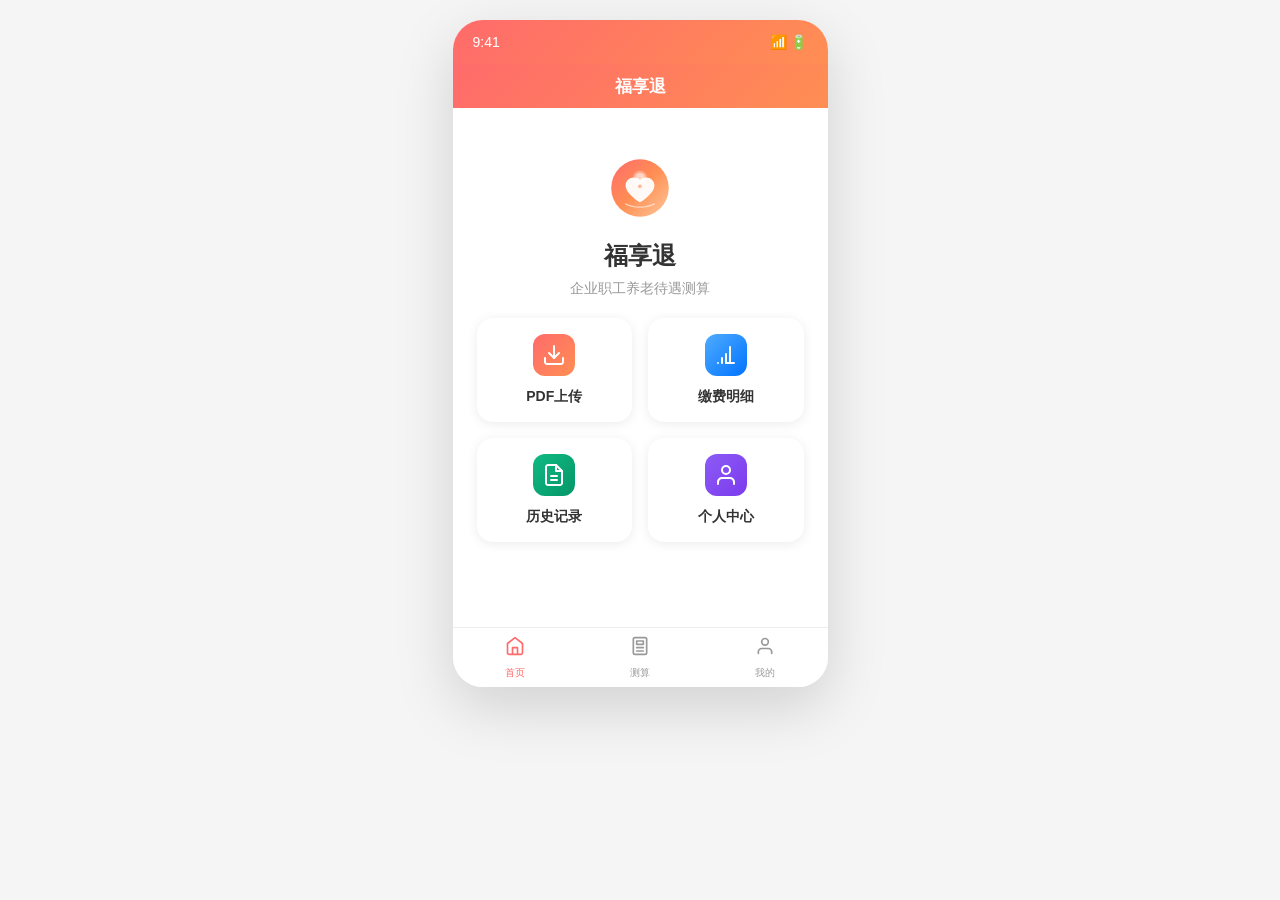
<file: 福享退/frontend/index.html>
<!DOCTYPE html>
<html lang="zh-CN">
<head>
    <meta charset="UTF-8">
    <meta name="viewport" content="width=device-width, initial-scale=1.0">
    <title>福享退 - 小程序原型</title>
    <link rel="stylesheet" href="css/index.css?v=1780626100">
</head>
<body>
    
    <div class="phone">
        <div class="status-bar">
            <span>9:41</span>
            <span>📶 🔋</span>
        </div>
        
        <div class="nav-bar" id="navBar">
            <span class="nav-back" onclick="goBack()" style="display:none;">&lt;</span>
            <span id="pageTitle">福享退</span>
        </div>
        
        <div class="content">
            <!-- 首页 -->
            <div id="page-home" class="page active">
                <div class="logo-area">
                    <div class="logo" style="background:none;">
                        <svg width="64" height="64" viewBox="0 0 200 200" xmlns="http://www.w3.org/2000/svg">
                            <defs>
                                <linearGradient id="logoGrad" x1="0%" y1="0%" x2="100%" y2="100%">
                                    <stop offset="0%" stop-color="#FF6B6B"/>
                                    <stop offset="50%" stop-color="#FF8E53"/>
                                    <stop offset="100%" stop-color="#FEC89A"/>
                                </linearGradient>
                            </defs>
                            <circle cx="100" cy="100" r="90" fill="url(#logoGrad)" />
                            <circle cx="100" cy="68" r="22" fill="white" opacity="0.3" />
                            <circle cx="100" cy="68" r="15" fill="white" opacity="0.5" />
                            <path d="M100 75 C80 58 55 72 55 92 C55 118 100 145 100 145 C100 145 145 118 145 92 C145 72 120 58 100 75" fill="white" opacity="0.95" />
                            <circle cx="100" cy="95" r="6" fill="url(#logoGrad)" opacity="0.6" />
                            <path d="M55 150 Q75 160 100 160 Q125 160 145 150" stroke="white" stroke-width="4" fill="none" opacity="0.6" stroke-linecap="round" />
                        </svg>
                    </div>
                    <div class="logo-title">福享退</div>
                    <div class="logo-desc">企业职工养老待遇测算</div>
                </div>
                
                <div class="menu-grid">
                    <div class="menu-item" onclick="goToPage('upload')">
                        <div class="menu-icon primary">
                            <svg viewBox="0 0 24 24" fill="none" xmlns="http://www.w3.org/2000/svg">
                                <path d="M21 15V19C21 19.5304 20.7893 20.0391 20.4142 20.4142C20.0391 20.7893 19.5304 21 19 21H5C4.46957 21 3.96086 20.7893 3.58579 20.4142C3.21071 20.0391 3 19.5304 3 19V15" stroke="white" stroke-width="2" stroke-linecap="round" stroke-linejoin="round"/>
                                <path d="M7 10L12 15L17 10" stroke="white" stroke-width="2" stroke-linecap="round" stroke-linejoin="round"/>
                                <path d="M12 15V3" stroke="white" stroke-width="2" stroke-linecap="round" stroke-linejoin="round"/>
                            </svg>
                        </div>
                        <div class="menu-title">PDF上传</div>
                    </div>
                    <div class="menu-item" onclick="goToPage('payment')">
                        <div class="menu-icon blue">
                            <svg viewBox="0 0 24 24" fill="none" xmlns="http://www.w3.org/2000/svg">
                                <path d="M12 20H20" stroke="white" stroke-width="2" stroke-linecap="round" stroke-linejoin="round"/>
                                <path d="M16 4V20" stroke="white" stroke-width="2" stroke-linecap="round" stroke-linejoin="round"/>
                                <path d="M12 11V20" stroke="white" stroke-width="2" stroke-linecap="round" stroke-linejoin="round"/>
                                <path d="M8 15V20" stroke="white" stroke-width="2" stroke-linecap="round" stroke-linejoin="round"/>
                                <path d="M4 20H4.01" stroke="white" stroke-width="2" stroke-linecap="round" stroke-linejoin="round"/>
                            </svg>
                        </div>
                        <div class="menu-title">缴费明细</div>
                    </div>
                    <div class="menu-item" onclick="goToPage('history')">
                        <div class="menu-icon green">
                            <svg viewBox="0 0 24 24" fill="none" xmlns="http://www.w3.org/2000/svg">
                                <path d="M14 2H6C5.46957 2 4.96086 2.21071 4.58579 2.58579C4.21071 2.96086 4 3.46957 4 4V20C4 20.5304 4.21071 21.0391 4.58579 21.4142C4.96086 21.7893 5.46957 22 6 22H18C18.5304 22 19.0391 21.7893 19.4142 21.4142C19.7893 21.0391 20 20.5304 20 20V8L14 2Z" stroke="white" stroke-width="2" stroke-linecap="round" stroke-linejoin="round"/>
                                <path d="M14 2V8H20" stroke="white" stroke-width="2" stroke-linecap="round" stroke-linejoin="round"/>
                                <path d="M9 13H15" stroke="white" stroke-width="2" stroke-linecap="round" stroke-linejoin="round"/>
                                <path d="M9 17H15" stroke="white" stroke-width="2" stroke-linecap="round" stroke-linejoin="round"/>
                            </svg>
                        </div>
                        <div class="menu-title">历史记录</div>
                    </div>
                    <div class="menu-item" onclick="goToPage('profile')">
                        <div class="menu-icon purple">
                            <svg viewBox="0 0 24 24" fill="none" xmlns="http://www.w3.org/2000/svg">
                                <path d="M20 21V19C20 17.9391 19.5786 16.9217 18.8284 16.1716C18.0783 15.4214 17.0609 15 16 15H8C6.93913 15 5.92172 15.4214 5.17157 16.1716C4.42143 16.9217 4 17.9391 4 19V21" stroke="white" stroke-width="2" stroke-linecap="round" stroke-linejoin="round"/>
                                <path d="M12 11C14.2091 11 16 9.20914 16 7C16 4.79086 14.2091 3 12 3C9.79086 3 8 4.79086 8 7C8 9.20914 9.79086 11 12 11Z" stroke="white" stroke-width="2" stroke-linecap="round" stroke-linejoin="round"/>
                            </svg>
                        </div>
                        <div class="menu-title">个人中心</div>
                    </div>
                </div>
            </div>
            
            <!-- PDF上传页 -->
            <div id="page-upload" class="page">
                <div class="step-bar">
                    <div class="step-item active">
                        <div class="step-num">1</div>
                        <div class="step-text">上传PDF</div>
                    </div>
                    <div class="step-item">
                        <div class="step-num">2</div>
                        <div class="step-text">核对明细</div>
                    </div>
                    <div class="step-item">
                        <div class="step-num">3</div>
                        <div class="step-text">信息补全</div>
                    </div>
                    <div class="step-item">
                        <div class="step-num">4</div>
                        <div class="step-text">计算结果</div>
                    </div>
                </div>
                
                <div class="upload-area" onclick="document.getElementById('pdfFileInput').click()">
                    <div class="upload-icon">📤</div>
                    <div class="upload-title">点击上传PDF文件</div>
                    <div class="upload-desc">仅支持PDF格式，文件不超过20MB</div>
                </div>
                <input type="file" id="pdfFileInput" accept=".pdf,application/pdf" style="display:none;" onchange="handleFileSelect(event)">
                
                <div class="tips-card">
                    <div class="tips-title">💡 上传提示</div>
                    <div style="padding:12px 0;">
                        <div style="display:flex;align-items:flex-start;gap:10px;margin-bottom:12px;">
                            <span style="color:#10B981;font-weight:bold;">✓</span>
                            <span style="font-size:14px;color:#333;line-height:1.6;">请使用"福建社保"微信公众号下载的完整缴费明细，功能路径为：业务办理-服务大厅-个人缴费信息</span>
                        </div>
                        <div style="display:flex;align-items:flex-start;gap:10px;">
                            <span style="color:#10B981;font-weight:bold;">✓</span>
                            <span style="font-size:14px;color:#333;line-height:1.6;">系统会自动识别并提取缴费数据，如识别不准，可在下一步手动修改</span>
                        </div>
                    </div>
                </div>
            </div>
            
            <!-- 缴费明细页 -->
            <div id="page-payment" class="page">
                <div class="step-bar">
                    <div class="step-item finish">
                        <div class="step-num">✓</div>
                        <div class="step-text">上传PDF</div>
                    </div>
                    <div class="step-item active">
                        <div class="step-num">2</div>
                        <div class="step-text">核对明细</div>
                    </div>
                    <div class="step-item">
                        <div class="step-num">3</div>
                        <div class="step-text">信息补全</div>
                    </div>
                    <div class="step-item">
                        <div class="step-num">4</div>
                        <div class="step-text">计算结果</div>
                    </div>
                </div>
                
                <div class="table-card">
                    <div class="table-header">
                        <span class="table-title">缴费明细（共 180 个月）</span>
                        <select class="year-select">
                            <option>全部年份</option>
                            <option>2024年</option>
                            <option>2023年</option>
                            <option>2022年</option>
                        </select>
                    </div>
                    
                    <div class="table-row" id="row-2024">
                        <div class="row-left">
                            <div class="row-year">2024年 <span class="modified-tag" id="tag-2024" style="display:inline-block;background:#FEF3C7;color:#D97706;font-size:11px;padding:2px 6px;border-radius:4px;margin-left:8px;">已修改</span></div>
                            <div class="row-base" id="base-2024">缴费基数：<span style="text-decoration:line-through;color:#999;">6000</span> > <span style="color:#FF6B6B;font-weight:600;">6150</span> 元</div>
                        </div>
                        <div class="row-right">
                            <div class="row-money">¥ 14,760</div>
                            <div class="row-month">12个月</div>
                            <button class="edit-btn" onclick="window.openEditModal(2024)">编辑</button>
                        </div>
                    </div>
                    
                    <div class="table-row" id="row-2023">
                        <div class="row-left">
                            <div class="row-year">2023年</div>
                            <div class="row-base" id="base-2023">缴费基数：5800元</div>
                        </div>
                        <div class="row-right">
                            <div class="row-money">¥ 13,920</div>
                            <div class="row-month">12个月</div>
                            <button class="edit-btn" onclick="window.openEditModal(2023)">编辑</button>
                        </div>
                    </div>
                    
                    <div class="table-row" id="row-2022">
                        <div class="row-left">
                            <div class="row-year">2022年</div>
                            <div class="row-base" id="base-2022">缴费基数：5500元</div>
                        </div>
                        <div class="row-right">
                            <div class="row-money">¥ 13,200</div>
                            <div class="row-month">12个月</div>
                            <button class="edit-btn" onclick="window.openEditModal(2022)">编辑</button>
                        </div>
                    </div>
                </div>
                
                <div class="summary-card">
                    <div class="summary-title">累计缴费总额</div>
                    <div class="summary-number">¥ 215,680</div>
                    <div class="summary-unit">（个人缴费部分）</div>
                    <div class="summary-row">
                        <div class="summary-item">
                            <div class="summary-label">缴费月数</div>
                            <div class="summary-value">180个月</div>
                        </div>
                        <div class="summary-item">
                            <div class="summary-label">平均基数</div>
                            <div class="summary-value">¥ 5,980</div>
                        </div>
                        <div class="summary-item">
                            <div class="summary-label">平均指数</div>
                            <div class="summary-value">0.85</div>
                        </div>
                    </div>
                </div>
                
                <div class="step-buttons">
                    <button class="step-btn-prev" onclick="goToPage('upload')">&lt; 上一步</button>
                    <button class="step-btn-next" onclick="goToPage('info')">下一步 ></button>
                </div>
            </div>
            
            <!-- 补充信息页 -->
            <div id="page-info" class="page">
                <div class="step-bar">
                    <div class="step-item finish">
                        <div class="step-num">✓</div>
                        <div class="step-text">上传PDF</div>
                    </div>
                    <div class="step-item finish">
                        <div class="step-num">✓</div>
                        <div class="step-text">核对明细</div>
                    </div>
                    <div class="step-item active">
                        <div class="step-num">3</div>
                        <div class="step-text">信息补全</div>
                    </div>
                    <div class="step-item">
                        <div class="step-num">4</div>
                        <div class="step-text">计算结果</div>
                    </div>
                </div>
                
                <div class="form-card">
                    <div class="form-item">
                        <label class="form-label">
                            <span class="required">*</span> 退休身份
                        </label>
                        <div class="radio-group" style="display:flex;gap:20px;margin-top:8px;">
                            <label style="display:flex;align-items:center;gap:6px;cursor:pointer;">
                                <input type="radio" name="retireIdentity" value="工人" checked onchange="onIdentityChange(this.value)">
                                <span style="font-size:14px;">工人</span>
                            </label>
                            <label style="display:flex;align-items:center;gap:6px;cursor:pointer;">
                                <input type="radio" name="retireIdentity" value="干部" onchange="onIdentityChange(this.value)">
                                <span style="font-size:14px;">干部</span>
                            </label>
                        </div>
                    </div>
                    
                    <div style="display:flex;gap:16px;">
                        <div class="form-item" style="flex:1;">
                            <label class="form-label">
                                <span class="required">*</span> 退休年月
                            </label>
                            <input type="month" id="retireDate" class="form-input" value="" onchange="onRetireDateChange(this.value)">
                        </div>
                        
                        <div class="form-item" style="flex:1;">
                            <label class="form-label">
                                <span class="required">*</span> 退休年龄
                            </label>
                            <input type="number" id="retireAge" class="form-input" value="" placeholder="请输入退休年龄" onchange="onRetireAgeChange(this.value)">
                        </div>
                    </div>
                    
                    <div id="delayRetireTip" style="margin-top:10px;display:none;">
                        <div style="background:#FFFBEB;border:1px solid #FCD34D;border-radius:12px;padding:16px;">
                            <div style="display:flex;align-items:center;gap:8px;margin-bottom:12px;">
                                <span style="font-size:18px;">⏰</span>
                                <span style="font-size:15px;font-weight:600;color:#92400E;">延迟退休影响参考</span>
                            </div>
                            <div style="font-size:14px;color:#B45309;line-height:1.8;">
                                退休年龄测算完成后，将在这里展示延迟退休影响参考。
                            </div>
                            <div id="elasticTip" style="font-size:13px;color:#78350F;line-height:1.6;margin-top:12px;padding-top:12px;border-top:1px solid #FCD34D;"></div>
                        </div>
                    </div>
                    
                    <div class="form-item">
                        <label class="form-label">
                            <span class="required">*</span> 个人账户累计金额
                        </label>
                        <input type="number" id="personalAccountAmount" class="form-input" value="0" placeholder="请输入个人账户总额">
                        <div class="form-tip">系统已自动计算，如有误差可手动调整</div>
                    </div>
                    
                    <div class="form-item">
                        <label class="form-label">上年社会平均工资</label>
                        <input type="number" id="socialAvgWage" class="form-input" value="" placeholder="正在获取上年社平工资">
                        <div class="form-tip">系统已自动填入最新数据</div>
                    </div>
                </div>
                
                <!-- 未来缴费预测选择 -->
                <div class="future-section">
                    <div class="future-title">🔮 未来缴费预测</div>
                    <div class="future-options" style="display:grid;grid-template-columns:1fr 1fr;gap:10px;">
                        <div class="future-option selected" onclick="selectFutureOption(this, 'real')">
                            <div class="future-percent" style="font-size:14px;">本人基数</div>
                            <div class="future-desc">按最新缴费基数</div>
                        </div>
                        <div class="future-option" onclick="selectFutureOption(this, 60)">
                            <div class="future-percent">60%</div>
                            <div class="future-desc">按社平60%</div>
                        </div>
                        <div class="future-option" onclick="selectFutureOption(this, 100)">
                            <div class="future-percent">100%</div>
                            <div class="future-desc">按社平100%</div>
                        </div>
                        <div class="future-option" onclick="selectFutureOption(this, 300)">
                            <div class="future-percent">300%</div>
                            <div class="future-desc">按社平300%</div>
                        </div>
                    </div>
                    
                    <!-- 预测结果预览 -->
                    <div class="future-preview">
                        <div class="preview-title" onclick="toggleFutureDetail()" style="cursor:pointer;display:flex;justify-content:space-between;align-items:center;">
                            <span>✓ 已自动生成缴费明细</span>
                            <span id="futureToggleIcon" style="font-size:12px;">▼</span>
                        </div>
                        <div class="preview-row">
                            <span>预测缴费年限</span>
                            <span>待退休年龄测算完成后生成</span>
                        </div>
                        <div class="preview-row">
                            <span>预测缴费基数</span>
                            <span>待退休年龄测算完成后生成</span>
                        </div>
                        <div class="preview-row">
                            <span>预计个人账户增加</span>
                            <span id="futureTotalAmount">¥ 38,726</span>
                        </div>
                        
                        <!-- 年度明细（默认折叠） -->
                        <div id="futureYearDetail" style="display:none;margin-top:12px;padding-top:12px;border-top:1px solid rgba(16,185,129,0.2);">
                            <div style="font-size:12px;color:#065F46;font-weight:600;margin-bottom:8px;">📋 年度缴费基数明细</div>
                            <div id="futureYearList" style="font-size:12px;color:#065F46;">
                                <div style="display:flex;justify-content:space-between;padding:3px 0;"><span>2025年</span><span>¥ 6,150（本人基数）</span></div>
                                <div style="display:flex;justify-content:space-between;padding:3px 0;"><span>2026年</span><span>¥ 6,458（本人基数）</span></div>
                                <div style="display:flex;justify-content:space-between;padding:3px 0;"><span>2027年</span><span>¥ 6,781（本人基数）</span></div>
                                <div style="display:flex;justify-content:space-between;padding:3px 0;"><span>2028年</span><span>¥ 7,120（本人基数）</span></div>
                                <div style="display:flex;justify-content:space-between;padding:3px 0;"><span>2029年</span><span>¥ 7,476（本人基数）</span></div>
                                <div style="display:flex;justify-content:space-between;padding:3px 0;"><span>2030年</span><span>¥ 7,850（本人基数）</span></div>
                            </div>
                        </div>
                    </div>
                </div>
                
                <div class="step-buttons">
                    <button class="step-btn-prev" onclick="goToPage('payment')">&lt; 上一步</button>
                    <button class="step-btn-next" onclick="beforeCalculate()">开始计算 ></button>
                </div>
            </div>
            
            <!-- 计算结果页 -->
            <div id="page-result" class="page">
                <div class="result-card">
                    <div class="result-label">预计每月领取养老金</div>
                    <div style="display:flex;align-items:flex-end;justify-content:center;line-height:1;">
                        <span class="result-number">--</span>
                        <span style="font-size:20px;font-weight:500;margin-left:4px;margin-bottom:6px;">/月</span>
                    </div>
                    <div style="background:rgba(255,255,255,0.15);border-radius:8px;padding:8px 12px;margin-top:12px;">
                        <div style="font-size:13px;color:white;display:flex;align-items:center;gap:6px;">
                            <span>💰</span>
                            <span id="resultBreakEvenText">预计到 <strong style="font-size:15px;">72岁</strong> 时，累计领取额超过个人缴费总额（回本）</span>
                        </div>
                    </div>
                    <div class="result-desc" style="margin-top:10px;">* 以上为测算结果，仅供参考，实际以社保局核定为准</div>
                </div>

                
                <!-- 📈 待遇调整预测（新增功能） -->
                <div class="detail-card">
                    <div class="detail-header" onclick="toggleDetail('adjustPrediction')" style="background:linear-gradient(135deg, #F59E0B, #D97706);color:white;">
                        <span>📈 待遇调整预测（按每年--增长）</span>
                        <span>▼</span>
                    </div>
                    <div id="adjustPrediction" class="detail-content" style="display:none;background:#FFFBEB;">
                        <div style="display:grid;grid-template-columns:1fr 1fr 1fr;gap:10px;margin-bottom:12px;">
                            <div style="text-align:center;padding:10px;background:white;border-radius:8px;">
                                <div style="font-size:12px;color:#666;">65岁</div>
                                <div style="font-size:16px;font-weight:700;color:#FF6B6B;">--</div>
                                <div style="font-size:10px;color:#999;">月领取</div>
                            </div>
                            <div style="text-align:center;padding:10px;background:white;border-radius:8px;">
                                <div style="font-size:12px;color:#666;">70岁</div>
                                <div style="font-size:16px;font-weight:700;color:#FF6B6B;">--</div>
                                <div style="font-size:10px;color:#999;">月领取</div>
                            </div>
                            <div style="text-align:center;padding:10px;background:white;border-radius:8px;">
                                <div style="font-size:12px;color:#666;">75岁</div>
                                <div style="font-size:16px;font-weight:700;color:#FF6B6B;">--</div>
                                <div style="font-size:10px;color:#999;">月领取</div>
                            </div>
                        </div>
                        <div style="font-size:12px;color:#92400E;line-height:1.6;background:white;padding:10px;border-radius:8px;">
                            💡 <strong>累计领取金额：</strong><br>
                            测算完成后展示累计领取金额
                        </div>
                    </div>
                </div>
                
                <!-- ⚖️ 多方案对比（4种缴费档次） -->
                <div class="detail-card" id="schemeCompareCard">
                    <div class="detail-header" onclick="toggleSchemeCompare()" style="background:linear-gradient(135deg, #8B5CF6, #7C3AED);color:white;cursor:pointer;">
                        <span>⚖️ 多方案对比（4种缴费档次）</span>
                        <span id="scheme-compare-arrow" style="font-size:12px;">▼</span>
                    </div>
                    
                    <!-- 展开内容区域 -->
                    <div id="scheme-compare-content" class="detail-content" style="padding:0;display:block;">
                        <!-- 方案选择器 -->
                        <div style="display:grid;grid-template-columns:1fr 1fr 1fr 1fr;gap:6px;padding:12px 12px 8px;background:#F5F3FF;border-bottom:1px solid #DDD6FE;">
                            <div onclick="selectCurrentScheme('self')" id="current-scheme-self" style="background:#ECFDF5;border:2px solid #10B981;border-radius:10px;padding:8px 6px;text-align:center;cursor:pointer;">
                                <div style="font-size:11px;font-weight:700;color:#065F46;">本人基数</div>
                                <div style="font-size:9px;color:#047857;margin-top:2px;">--</div>
                            </div>
                            <div onclick="selectCurrentScheme('60')" id="current-scheme-60" style="background:#F3F4F6;border:2px solid #E5E7EB;border-radius:10px;padding:8px 6px;text-align:center;cursor:pointer;">
                                <div style="font-size:11px;font-weight:600;color:#374151;">社平60%</div>
                                <div style="font-size:9px;color:#6B7280;margin-top:2px;">--</div>
                            </div>
                            <div onclick="selectCurrentScheme('100')" id="current-scheme-100" style="background:#F3F4F6;border:2px solid #E5E7EB;border-radius:10px;padding:8px 6px;text-align:center;cursor:pointer;">
                                <div style="font-size:11px;font-weight:600;color:#374151;">社平100%</div>
                                <div style="font-size:9px;color:#6B7280;margin-top:2px;">--</div>
                            </div>
                            <div onclick="selectCurrentScheme('300')" id="current-scheme-300" style="background:#F3F4F6;border:2px solid #E5E7EB;border-radius:10px;padding:8px 6px;text-align:center;cursor:pointer;">
                                <div style="font-size:11px;font-weight:600;color:#374151;">社平300%</div>
                                <div style="font-size:9px;color:#6B7280;margin-top:2px;">--</div>
                            </div>
                        </div>
                        
                        <div style="display:grid;grid-template-columns:1.2fr 1fr 1fr 1fr;gap:4px;">
                            <!-- 表头 -->
                            <div style="background:#FAFAFA;padding:10px 8px;text-align:center;font-weight:600;color:#374151;font-size:11px;border-bottom:1px solid #E5E7EB;">
                                缴费档次
                            </div>
                            <div style="background:#FAFAFA;padding:10px 8px;text-align:center;font-weight:600;color:#374151;font-size:11px;border-bottom:1px solid #E5E7EB;">
                                月待遇
                            </div>
                            <div style="background:#FAFAFA;padding:10px 8px;text-align:center;font-weight:600;color:#374151;font-size:11px;border-bottom:1px solid #E5E7EB;">
                                年化收益率
                            </div>
                            <div style="background:#FAFAFA;padding:10px 8px;text-align:center;font-weight:600;color:#374151;font-size:11px;border-bottom:1px solid #E5E7EB;">
                                回本年龄
                            </div>
                            
                            <!-- 方案1：按本人基数 -->
                            <div id="row-self" style="padding:10px 8px;text-align:center;border-bottom:1px solid #F3F4F6;background:#ECFDF5;">
                                <div style="font-weight:600;color:#065F46;font-size:12px;">本人基数</div>
                                <div style="font-size:10px;color:#10B981;">--</div>
                            </div>
                            <div id="row-self-1" style="padding:10px 8px;text-align:center;border-bottom:1px solid #F3F4F6;background:#ECFDF5;font-weight:700;color:#065F46;font-size:14px;">
                                --
                            </div>
                            <div id="row-self-2" style="padding:10px 8px;text-align:center;border-bottom:1px solid #F3F4F6;background:#ECFDF5;font-weight:600;color:#065F46;font-size:12px;">
                                --
                            </div>
                            <div id="row-self-3" style="padding:10px 8px;text-align:center;border-bottom:1px solid #F3F4F6;background:#ECFDF5;font-weight:600;color:#065F46;font-size:12px;">
                                --
                            </div>
                            
                            <!-- 方案2：按社平60% -->
                            <div id="row-60" style="padding:10px 8px;text-align:center;border-bottom:1px solid #F3F4F6;">
                                <div style="font-weight:600;color:#333;font-size:12px;">社平60%</div>
                                <div style="font-size:10px;color:#666;">--</div>
                            </div>
                            <div id="row-60-1" style="padding:10px 8px;text-align:center;border-bottom:1px solid #F3F4F6;font-weight:600;color:#333;font-size:14px;">
                                --
                            </div>
                            <div id="row-60-2" style="padding:10px 8px;text-align:center;border-bottom:1px solid #F3F4F6;font-weight:600;color:#10B981;font-size:12px;">
                                --
                            </div>
                            <div id="row-60-3" style="padding:10px 8px;text-align:center;border-bottom:1px solid #F3F4F6;font-weight:600;color:#10B981;font-size:12px;">
                                --
                            </div>
                            
                            <!-- 方案3：按社平100% -->
                            <div id="row-100" style="padding:10px 8px;text-align:center;border-bottom:1px solid #F3F4F6;">
                                <div style="font-weight:600;color:#333;font-size:12px;">社平100%</div>
                                <div style="font-size:10px;color:#666;">--</div>
                            </div>
                            <div id="row-100-1" style="padding:10px 8px;text-align:center;border-bottom:1px solid #F3F4F6;font-weight:600;color:#333;font-size:14px;">
                                --
                            </div>
                            <div id="row-100-2" style="padding:10px 8px;text-align:center;border-bottom:1px solid #F3F4F6;font-weight:600;color:#F59E0B;font-size:12px;">
                                --
                            </div>
                            <div id="row-100-3" style="padding:10px 8px;text-align:center;border-bottom:1px solid #F3F4F6;font-weight:600;color:#F59E0B;font-size:12px;">
                                --
                            </div>
                            
                            <!-- 方案4：按社平300% -->
                            <div id="row-300" style="padding:10px 8px;text-align:center;">
                                <div style="font-weight:600;color:#333;font-size:12px;">社平300%</div>
                                <div style="font-size:10px;color:#666;">--</div>
                            </div>
                            <div id="row-300-1" style="padding:10px 8px;text-align:center;font-weight:600;color:#333;font-size:14px;">
                                --
                            </div>
                            <div id="row-300-2" style="padding:10px 8px;text-align:center;font-weight:600;color:#EF4444;font-size:12px;">
                                --
                            </div>
                            <div id="row-300-3" style="padding:10px 8px;text-align:center;font-weight:600;color:#EF4444;font-size:12px;">
                                --
                            </div>
                        </div>
                        
                        <div style="background:#F9FAFB;padding:10px 12px;border-top:1px solid #E5E7EB;">
                            <div style="font-size:11px;color:#374151;line-height:1.5;">
                                💡 <strong>结论：</strong>测算完成后展示多方案对比结论。
                            </div>
                        </div>
                    </div>
                </div>
                
                <div class="detail-card">
                    <div class="detail-header" onclick="toggleDetail('detail1')">
                        <span>📊 计算明细</span>
                        <span>▼</span>
                    </div>
                    <div id="detail1" class="detail-content">
                        <div class="detail-row">
                            <span class="detail-label">基础养老金</span>
                            <span class="detail-value highlight">--</span>
                        </div>
                        <div class="detail-row">
                            <span class="detail-label">个人账户养老金</span>
                            <span class="detail-value highlight">--</span>
                        </div>
                        <div class="detail-row">
                            <span class="detail-label">过渡性养老金</span>
                            <span class="detail-value">--</span>
                        </div>
                        <div class="detail-row">
                            <span class="detail-label">每月合计</span>
                            <span class="detail-value highlight">--</span>
                        </div>
                    </div>
                </div>
                
                <div class="detail-card">
                    <div class="detail-header" onclick="toggleDetail('detail2')">
                        <span>📝 计算公式说明</span>
                        <span>▼</span>
                    </div>
                    <div id="detail2" class="detail-content">
                        <div class="detail-row">
                            <span class="detail-label">基础养老金</span>
                            <span class="detail-value">(社平工资+指数化工资)/2 × 缴费年限%</span>
                        </div>
                        <div class="detail-row">
                            <span class="detail-label">个人账户养老金</span>
                            <span class="detail-value">个人账户累计 / 计发月数</span>
                        </div>
                        <div class="detail-row">
                            <span class="detail-label">计发月数(60岁)</span>
                            <span class="detail-value">139个月</span>
                        </div>
                    </div>
                </div>
                
                <div class="action-buttons">
                    <button class="btn-secondary" onclick="goToPage('info')">&lt; 修改参数</button>
                    <button class="btn-primary" onclick="showToast('测算结果已生成')">保存结果</button>
                </div>
            </div>
            
            <!-- 历史记录页 -->
            <div id="page-history" class="page">
                <div class="history-item" onclick="goToPage('result')">
                    <div class="history-header">
                        <span class="history-date">2024年4月27日 15:30</span>
                        <span class="history-result">¥ 3,850/月</span>
                    </div>
                    <div class="history-info">
                        <span>缴费年限：15年</span>
                        <span>平均基数：¥ 5,980</span>
                    </div>
                </div>
                
                <div class="history-item" onclick="goToPage('result')">
                    <div class="history-header">
                        <span class="history-date">2024年4月20日 10:15</span>
                        <span class="history-result">¥ 4,200/月</span>
                    </div>
                    <div class="history-info">
                        <span>缴费年限：18年</span>
                        <span>平均基数：¥ 6,500</span>
                    </div>
                </div>
                
                <div class="history-item" onclick="goToPage('result')">
                    <div class="history-header">
                        <span class="history-date">2024年4月10日 16:42</span>
                        <span class="history-result">¥ 3,580/月</span>
                    </div>
                    <div class="history-info">
                        <span>缴费年限：15年</span>
                        <span>平均基数：¥ 5,600</span>
                    </div>
                </div>
            </div>
            
            <!-- 个人中心页 -->
            <div id="page-profile" class="page">
                <div class="profile-header">
                    <div class="avatar" id="profileAvatar" style="width:64px;height:64px;border-radius:50%;background:white;display:flex;align-items:center;justify-content:center;box-shadow:0 4px 12px rgba(0,0,0,0.1);overflow:hidden;">
                        <svg viewBox="0 0 24 24" fill="none" xmlns="http://www.w3.org/2000/svg" width="36" height="36">
                            <path d="M20 21V19C20 17.9391 19.5786 16.9217 18.8284 16.1716C18.0783 15.4214 17.0609 15 16 15H8C6.93913 15 5.92172 15.4214 5.17157 16.1716C4.42143 16.9217 4 17.9391 4 19V21" stroke="#666" stroke-width="2" stroke-linecap="round" stroke-linejoin="round"/>
                            <path d="M12 11C14.2091 11 16 9.20914 16 7C16 4.79086 14.2091 3 12 3C9.79086 3 8 4.79086 8 7C8 9.20914 9.79086 11 12 11Z" stroke="#666" stroke-width="2" stroke-linecap="round" stroke-linejoin="round"/>
                        </svg>
                    </div>
                    <div class="user-name" id="profileUserName" style="font-size:18px;margin-top:12px;">未登录</div>
                    <div id="profileUserDesc" style="font-size:12px;margin-top:6px;opacity:0.85;"><button onclick="handleProfileLogin()" style="margin-top:8px;padding:8px 28px;border:none;border-radius:20px;background:linear-gradient(135deg,#FF7B6B,#FF6B6B);color:white;font-size:14px;font-weight:600;cursor:pointer;box-shadow:0 4px 12px rgba(255,107,107,0.3);">登录</button></div>
                </div>
                
                <!-- 数据统计卡片 -->
                <div class="summary-card" style="margin:20px 16px 16px;border-radius:12px;padding:16px;">
                    <div style="display:flex;">
                        <div style="flex:1;text-align:center;border-right:1px solid rgba(255,255,255,0.2);">
                            <div id="profileCalcCount" style="font-size:24px;font-weight:700;">0</div>
                            <div style="font-size:12px;opacity:0.8;margin-top:4px;">测算次数</div>
                        </div>
                        <div style="flex:1;text-align:center;border-right:1px solid rgba(255,255,255,0.2);">
                            <div id="profileAvgPension" style="font-size:24px;font-weight:700;">¥0</div>
                            <div style="font-size:12px;opacity:0.8;margin-top:4px;">平均待遇</div>
                        </div>
                        <div style="flex:1;text-align:center;">
                            <div id="profilePaymentMonths" style="font-size:24px;font-weight:700;">0</div>
                            <div style="font-size:12px;opacity:0.8;margin-top:4px;">累计缴费月</div>
                        </div>
                    </div>
                </div>
                
                <!-- 我的计算记录 -->
                <div style="padding:0 16px;margin-bottom:16px;">
                    <div style="display:flex;justify-content:space-between;align-items:center;margin-bottom:12px;" onclick="goToPage('history')">
                        <span style="font-size:15px;font-weight:600;color:#333;display:flex;align-items:center;gap:6px;">
                            <svg viewBox="0 0 24 24" fill="none" xmlns="http://www.w3.org/2000/svg" width="18" height="18">
                                <path d="M14 2H6C5.46957 2 4.96086 2.21071 4.58579 2.58579C4.21071 2.96086 4 3.46957 4 4V20C4 20.5304 4.21071 21.0391 4.58579 21.4142C4.96086 21.7893 5.46957 22 6 22H18C18.5304 22 19.0391 21.7893 19.4142 21.4142C19.7893 21.0391 20 20.5304 20 20V8L14 2Z" stroke="#333" stroke-width="2" stroke-linecap="round" stroke-linejoin="round"/>
                                <path d="M14 2V8H20" stroke="#333" stroke-width="2" stroke-linecap="round" stroke-linejoin="round"/>
                            </svg>
                            我的计算记录
                        </span>
                        <span style="font-size:12px;color:#FF6B6B;">查看全部 ></span>
                    </div>
                    <div id="profileLatestRecord" class="history-item" style="margin:0;padding:12px;border-radius:10px;box-shadow:0 2px 8px rgba(0,0,0,0.05);cursor:pointer;">
                        <div style="text-align:center;color:#999;font-size:13px;padding:12px 0;">暂无测算记录</div>
                    </div>
                </div>
                
                <!-- 政策说明 -->
                <div style="padding:0 16px;margin-bottom:16px;">
                    <div style="font-size:15px;font-weight:600;color:#333;margin-bottom:12px;display:flex;align-items:center;gap:6px;">
                        <svg viewBox="0 0 24 24" fill="none" xmlns="http://www.w3.org/2000/svg" width="18" height="18">
                            <path d="M4 19.5C4 19.1022 4.15804 18.7206 4.43934 18.4393C4.72064 18.158 5.10218 18 5.5 18H18.5C18.8978 18 19.2794 18.158 19.5607 18.4393C19.842 18.7206 20 19.1022 20 19.5C20 19.8978 19.842 20.2794 19.5607 20.5607C19.2794 20.842 18.8978 21 18.5 21H5.5C5.10218 21 4.72064 20.842 4.43934 20.5607C4.15804 20.2794 4 19.8978 4 19.5Z" fill="#666"/>
                            <path d="M4 15H20" stroke="#666" stroke-width="2" stroke-linecap="round"/>
                            <path d="M5.5 15L6.35 3.59C6.39117 3.01342 6.88312 2.56696 7.46 2.56696H16.54C17.1169 2.56696 17.6088 3.01342 17.65 3.59L18.5 15" stroke="#666" stroke-width="2" stroke-linecap="round" stroke-linejoin="round"/>
                        </svg>
                        政策说明
                    </div>
                    <div class="menu-list">
                        <div class="menu-list-item" style="border-radius:10px 10px 0 0;cursor:pointer;" onclick="goToPage('policy-1')">
                            <div class="menu-list-left">
                                <span class="menu-list-icon">
                                    <svg viewBox="0 0 24 24" fill="none" xmlns="http://www.w3.org/2000/svg">
                                        <path d="M14 2H6C5.46957 2 4.96086 2.21071 4.58579 2.58579C4.21071 2.96086 4 3.46957 4 4V20C4 20.5304 4.21071 21.0391 4.58579 21.4142C4.96086 21.7893 5.46957 22 6 22H18C18.5304 22 19.0391 21.7893 19.4142 21.4142C19.7893 21.0391 20 20.5304 20 20V8L14 2Z" stroke="url(#grad1)" stroke-width="2" stroke-linecap="round" stroke-linejoin="round"/>
                                        <path d="M14 2V8H20" stroke="url(#grad1)" stroke-width="2" stroke-linecap="round" stroke-linejoin="round"/>
                                        <defs>
                                            <linearGradient id="grad1" x1="0%" y1="0%" x2="100%" y2="100%">
                                                <stop offset="0%" stop-color="#FF6B6B"/>
                                                <stop offset="100%" stop-color="#FF8E53"/>
                                            </linearGradient>
                                        </defs>
                                    </svg>
                                </span>
                                <span class="menu-list-text">养老保险政策解读</span>
                            </div>
                            <span class="menu-list-arrow">></span>
                        </div>
                        <div class="menu-list-item" style="border-radius:0;cursor:pointer;" onclick="goToPage('policy-2')">
                            <div class="menu-list-left">
                                <span class="menu-list-icon">
                                    <svg viewBox="0 0 24 24" fill="none" xmlns="http://www.w3.org/2000/svg">
                                        <path d="M20 20H4" stroke="url(#grad2)" stroke-width="2" stroke-linecap="round" stroke-linejoin="round"/>
                                        <path d="M4 4H6V20H4" stroke="url(#grad2)" stroke-width="2" stroke-linecap="round" stroke-linejoin="round"/>
                                        <path d="M8 12H10V20H8V12Z" stroke="url(#grad2)" stroke-width="2" stroke-linecap="round" stroke-linejoin="round"/>
                                        <path d="M12 9H14V20H12V9Z" stroke="url(#grad2)" stroke-width="2" stroke-linecap="round" stroke-linejoin="round"/>
                                        <path d="M16 5H18V20H16V5Z" stroke="url(#grad2)" stroke-width="2" stroke-linecap="round" stroke-linejoin="round"/>
                                        <defs>
                                            <linearGradient id="grad2" x1="0%" y1="0%" x2="100%" y2="100%">
                                                <stop offset="0%" stop-color="#FF6B6B"/>
                                                <stop offset="100%" stop-color="#FF8E53"/>
                                            </linearGradient>
                                        </defs>
                                    </svg>
                                </span>
                                <span class="menu-list-text">待遇计算公式说明</span>
                            </div>
                            <span class="menu-list-arrow">></span>
                        </div>
                        <div class="menu-list-item" style="border-radius:0 0 10px 10px;cursor:pointer;" onclick="goToPage('policy-3')">
                            <div class="menu-list-left">
                                <span class="menu-list-icon">
                                    <svg viewBox="0 0 24 24" fill="none" xmlns="http://www.w3.org/2000/svg">
                                        <path d="M21 10C21 17 12 23 12 23C12 23 3 17 3 10C3 7.61305 3.94821 5.32387 5.63604 3.63604C7.32387 1.94821 9.61305 1 12 1C14.3869 1 16.6761 1.94821 18.364 3.63604C20.0518 5.32387 21 7.61305 21 10Z" stroke="url(#grad3)" stroke-width="2" stroke-linecap="round" stroke-linejoin="round"/>
                                        <path d="M12 13C13.6569 13 15 11.6569 15 10C15 8.34315 13.6569 7 12 7C10.3431 7 9 8.34315 9 10C9 11.6569 10.3431 13 12 13Z" stroke="url(#grad3)" stroke-width="2" stroke-linecap="round" stroke-linejoin="round"/>
                                        <defs>
                                            <linearGradient id="grad3" x1="0%" y1="0%" x2="100%" y2="100%">
                                                <stop offset="0%" stop-color="#FF6B6B"/>
                                                <stop offset="100%" stop-color="#FF8E53"/>
                                            </linearGradient>
                                        </defs>
                                    </svg>
                                </span>
                                <span class="menu-list-text">福建省社保政策</span>
                            </div>
                            <span class="menu-list-arrow">></span>
                        </div>
                        <div class="menu-list-item" style="border-radius:0 0 10px 10px;cursor:pointer;" onclick="goToPage('policy-6')">
                            <div class="menu-list-left">
                                <span class="menu-list-icon">
                                    <svg viewBox="0 0 24 24" fill="none" xmlns="http://www.w3.org/2000/svg">
                                        <path d="M12 16V22M8 22H16M9 2H15C15.5304 2 16.0391 2.21071 16.4142 2.58579C16.7893 2.96086 17 3.46957 17 4V14C17 14.5304 16.7893 15.0391 16.4142 15.4142C16.0391 15.7893 15.5304 16 15 16H9C8.46957 16 7.96086 15.7893 7.58579 15.4142C7.21071 15.0391 7 14.5304 7 14V4C7 3.46957 7.21071 2.96086 7.58579 2.58579C7.96086 2.21071 8.46957 2 9 2Z" stroke="url(#grad6)" stroke-width="2" stroke-linecap="round" stroke-linejoin="round"/>
                                        <defs>
                                            <linearGradient id="grad6" x1="0%" y1="0%" x2="100%" y2="100%">
                                                <stop offset="0%" stop-color="#FF6B6B"/>
                                                <stop offset="100%" stop-color="#FF8E53"/>
                                            </linearGradient>
                                        </defs>
                                    </svg>
                                </span>
                                <span class="menu-list-text">退休手续办理指南</span>
                            </div>
                            <span class="menu-list-arrow">></span>
                        </div>
                    </div>
                </div>
                
                <!-- 其他功能 -->
                <div style="padding:0 16px;margin-bottom:16px;">
                    <div style="font-size:15px;font-weight:600;color:#333;margin-bottom:12px;display:flex;align-items:center;gap:6px;">
                        <svg viewBox="0 0 24 24" fill="none" xmlns="http://www.w3.org/2000/svg" width="18" height="18">
                            <circle cx="12" cy="12" r="3" stroke="#666" stroke-width="2" stroke-linecap="round" stroke-linejoin="round"/>
                            <path d="M12 1V4" stroke="#666" stroke-width="2" stroke-linecap="round" stroke-linejoin="round"/>
                            <path d="M12 20V23" stroke="#666" stroke-width="2" stroke-linecap="round" stroke-linejoin="round"/>
                            <path d="M4.22 4.22L6.34 6.34" stroke="#666" stroke-width="2" stroke-linecap="round" stroke-linejoin="round"/>
                            <path d="M17.66 17.66L19.78 19.78" stroke="#666" stroke-width="2" stroke-linecap="round" stroke-linejoin="round"/>
                            <path d="M1 12H4" stroke="#666" stroke-width="2" stroke-linecap="round" stroke-linejoin="round"/>
                            <path d="M20 12H23" stroke="#666" stroke-width="2" stroke-linecap="round" stroke-linejoin="round"/>
                            <path d="M4.22 19.78L6.34 17.66" stroke="#666" stroke-width="2" stroke-linecap="round" stroke-linejoin="round"/>
                            <path d="M17.66 6.34L19.78 4.22" stroke="#666" stroke-width="2" stroke-linecap="round" stroke-linejoin="round"/>
                        </svg>
                        其他
                    </div>
                    <div class="menu-list">
                        <div class="menu-list-item" style="border-radius:10px;cursor:pointer;" onclick="goToPage('policy-4')">
                            <div class="menu-list-left">
                                <span class="menu-list-icon">
                                    <svg viewBox="0 0 24 24" fill="none" xmlns="http://www.w3.org/2000/svg">
                                        <path d="M11 4H4C3.46957 4 2.96086 4.21071 2.58579 4.58579C2.21071 4.96086 2 5.46957 2 6V20C2 20.5304 2.21071 21.0391 2.58579 21.4142C2.96086 21.7893 3.46957 22 4 22H18C18.5304 22 19.0391 21.7893 19.4142 21.4142C19.7893 21.0391 20 20.5304 20 20V13" stroke="url(#grad4)" stroke-width="2" stroke-linecap="round" stroke-linejoin="round"/>
                                        <path d="M18.5 2.5L21.5 5.5L15.5 11.5L12.5 12.5L13.5 9.5L18.5 2.5Z" stroke="url(#grad4)" stroke-width="2" stroke-linecap="round" stroke-linejoin="round"/>
                                        <defs>
                                            <linearGradient id="grad4" x1="0%" y1="0%" x2="100%" y2="100%">
                                                <stop offset="0%" stop-color="#FF6B6B"/>
                                                <stop offset="100%" stop-color="#FF8E53"/>
                                            </linearGradient>
                                        </defs>
                                    </svg>
                                </span>
                                <span class="menu-list-text">用户协议</span>
                            </div>
                            <span class="menu-list-arrow">></span>
                        </div>
                        <div class="menu-list-item" style="border-radius:0;cursor:pointer;" onclick="goToPage('policy-5')">
                            <div class="menu-list-left">
                                <span class="menu-list-icon">
                                    <svg viewBox="0 0 24 24" fill="none" xmlns="http://www.w3.org/2000/svg">
                                        <rect x="3" y="11" width="18" height="11" rx="2" ry="2" stroke="url(#grad5)" stroke-width="2" stroke-linecap="round" stroke-linejoin="round"/>
                                        <path d="M7 11V7C7 5.67392 7.52678 4.40215 8.46447 3.46447C9.40215 2.52678 10.6739 2 12 2C13.3261 2 14.5979 2.52678 15.5355 3.46447C16.4732 4.40215 17 5.67392 17 7V11" stroke="url(#grad5)" stroke-width="2" stroke-linecap="round" stroke-linejoin="round"/>
                                        <path d="M12 17C12.5523 17 13 16.5523 13 16C13 15.4477 12.5523 15 12 15C11.4477 15 11 15.4477 11 16C11 16.5523 11.4477 17 12 17Z" stroke="url(#grad5)" stroke-width="2" stroke-linecap="round" stroke-linejoin="round"/>
                                        <defs>
                                            <linearGradient id="grad5" x1="0%" y1="0%" x2="100%" y2="100%">
                                                <stop offset="0%" stop-color="#FF6B6B"/>
                                                <stop offset="100%" stop-color="#FF8E53"/>
                                            </linearGradient>
                                        </defs>
                                    </svg>
                                </span>
                                <span class="menu-list-text">隐私政策</span>
                            </div>
                            <span class="menu-list-arrow">></span>
                        </div>
                        <div class="menu-list-item" style="border-radius:0 0 10px 10px;background:#FFF5F5;cursor:pointer;" onclick="logoutAndRefreshProfile()">
                            <div class="menu-list-left">
                                <span class="menu-list-icon">
                                    <svg viewBox="0 0 24 24" fill="none" xmlns="http://www.w3.org/2000/svg">
                                        <path d="M9 21H5C4.46957 21 3.96086 20.7893 3.58579 20.4142C3.21071 20.0391 3 19.5304 3 19V5C3 4.46957 3.21071 3.96086 3.58579 3.58579C3.96086 3.21071 4.46957 3 5 3H9" stroke="#E53E3E" stroke-width="2" stroke-linecap="round" stroke-linejoin="round"/>
                                        <path d="M16 17L21 12L16 7" stroke="#E53E3E" stroke-width="2" stroke-linecap="round" stroke-linejoin="round"/>
                                        <path d="M21 12H9" stroke="#E53E3E" stroke-width="2" stroke-linecap="round" stroke-linejoin="round"/>
                                    </svg>
                                </span>
                                <span class="menu-list-text" style="color:#E53E3E;">退出登录</span>
                            </div>
                            <span class="menu-list-arrow">></span>
                        </div>
                    </div>
                </div>
                
                <div style="text-align:center;padding:8px 16px 16px;font-size:12px;color:#999;">
                    福享退 v1.0.0
                </div>
            </div>
            
            <!-- 养老保险政策解读页面 -->
            <div id="page-policy-1" class="page">
                <h3 style="font-size:18px;font-weight:700;color:#333;margin:0 0 16px;display:flex;align-items:center;gap:8px;">
                    <svg viewBox="0 0 24 24" fill="none" xmlns="http://www.w3.org/2000/svg" width="20" height="20">
                        <path d="M14 2H6C5.46957 2 4.96086 2.21071 4.58579 2.58579C4.21071 2.96086 4 3.46957 4 4V20C4 20.5304 4.21071 21.0391 4.58579 21.4142C4.96086 21.7893 5.46957 22 6 22H18C18.5304 22 19.0391 21.7893 19.4142 21.4142C19.7893 21.0391 20 20.5304 20 20V8L14 2Z" stroke="#FF6B6B" stroke-width="2" stroke-linecap="round" stroke-linejoin="round"/>
                        <path d="M14 2V8H20" stroke="#FF6B6B" stroke-width="2" stroke-linecap="round" stroke-linejoin="round"/>
                    </svg>
                    养老保险政策解读
                </h3>
                <div style="background:white;border-radius:12px;padding:16px;margin:0 0 12px;">
                    <div style="font-size:15px;font-weight:600;color:#FF6B6B;margin-bottom:12px;">一、养老保险体系概述</div>
                    <p style="font-size:14px;color:#666;line-height:1.8;margin:0;">我国养老保险分为三类：企业职工基本养老保险、机关事业单位养老保险、城乡居民基本养老保险，分别覆盖不同人群，保障退休后基本生活。</p>
                </div>
                <div style="background:white;border-radius:12px;padding:16px;margin:0 0 12px;">
                    <div style="font-size:15px;font-weight:600;color:#FF6B6B;margin-bottom:12px;">二、参保范围</div>
                    <p style="font-size:14px;color:#666;line-height:1.8;margin:0;">✅ 企业职工：各类企业、社会团体、民办非企业单位等组织的职工<br>✅ 灵活就业人员：未在用人单位参保的非全日制从业人员<br>✅ 机关事业单位：公务员、事业单位编制内工作人员<br>✅ 城乡居民：年满16周岁（不含在校学生），非国家机关和事业单位工作人员及不属于职工基本养老保险制度覆盖范围的城乡居民</p>
                </div>
                <div style="background:white;border-radius:12px;padding:16px;margin:0 0 12px;">
                    <div style="font-size:15px;font-weight:600;color:#FF6B6B;margin-bottom:12px;">三、缴费比例</div>
                    <div style="background:#FFF8F0;border-radius:8px;padding:12px;">
                        <div style="display:flex;justify-content:space-between;margin-bottom:8px;">
                            <span style="font-size:13px;color:#666;">单位缴费</span>
                            <span style="font-size:14px;font-weight:600;color:#333;">16%</span>
                        </div>
                        <div style="display:flex;justify-content:space-between;margin-bottom:8px;">
                            <span style="font-size:13px;color:#666;">个人缴费</span>
                            <span style="font-size:14px;font-weight:600;color:#333;">8%</span>
                        </div>
                        <div style="display:flex;justify-content:space-between;">
                            <span style="font-size:13px;color:#666;">计入个人账户</span>
                            <span style="font-size:14px;font-weight:600;color:#FF6B6B;">全部个人缴费</span>
                        </div>
                    </div>
                </div>
                <div style="background:white;border-radius:12px;padding:16px;margin:0 0 12px;">
                    <div style="font-size:15px;font-weight:600;color:#FF6B6B;margin-bottom:12px;">四、退休年龄</div>
                    <table style="width:100%;border-collapse:collapse;font-size:13px;">
                        <thead>
                            <tr style="background:#FFF8F0;">
                                <th style="padding:8px;text-align:left;border:1px solid #FFE0D0;">人群</th>
                                <th style="padding:8px;text-align:center;border:1px solid #FFE0D0;">男性</th>
                                <th style="padding:8px;text-align:center;border:1px solid #FFE0D0;">女性</th>
                            </tr>
                        </thead>
                        <tbody>
                            <tr>
                                <td style="padding:8px;border:1px solid #FFE0D0;color:#666;">企业工人</td>
                                <td style="padding:8px;border:1px solid #FFE0D0;text-align:center;color:#333;">60岁</td>
                                <td style="padding:8px;border:1px solid #FFE0D0;text-align:center;color:#333;">50岁</td>
                            </tr>
                            <tr>
                                <td style="padding:8px;border:1px solid #FFE0D0;color:#666;">干部/管理岗</td>
                                <td style="padding:8px;border:1px solid #FFE0D0;text-align:center;color:#333;">60岁</td>
                                <td style="padding:8px;border:1px solid #FFE0D0;text-align:center;color:#333;">55岁</td>
                            </tr>
                            <tr>
                                <td style="padding:8px;border:1px solid #FFE0D0;color:#666;">城乡居民</td>
                                <td style="padding:8px;border:1px solid #FFE0D0;text-align:center;color:#333;">60岁</td>
                                <td style="padding:8px;border:1px solid #FFE0D0;text-align:center;color:#333;">60岁</td>
                            </tr>
                        </tbody>
                    </table>
                </div>
            </div>
            
            <!-- 待遇计算公式说明页面 -->
            <div id="page-policy-2" class="page">
                <h3 style="font-size:18px;font-weight:700;color:#333;margin:0 0 16px;display:flex;align-items:center;gap:8px;">
                    <svg viewBox="0 0 24 24" fill="none" xmlns="http://www.w3.org/2000/svg" width="20" height="20">
                        <path d="M12 17C14.7614 17 17 14.7614 17 12C17 9.23858 14.7614 7 12 7C9.23858 7 7 9.23858 7 12C7 14.7614 9.23858 17 12 17Z" stroke="#FF6B6B" stroke-width="2" stroke-linecap="round" stroke-linejoin="round"/>
                        <path d="M12 1V3" stroke="#FF6B6B" stroke-width="2" stroke-linecap="round" stroke-linejoin="round"/>
                        <path d="M12 21V23" stroke="#FF6B6B" stroke-width="2" stroke-linecap="round" stroke-linejoin="round"/>
                        <path d="M4.22 4.22L5.64 5.64" stroke="#FF6B6B" stroke-width="2" stroke-linecap="round" stroke-linejoin="round"/>
                        <path d="M18.36 18.36L19.78 19.78" stroke="#FF6B6B" stroke-width="2" stroke-linecap="round" stroke-linejoin="round"/>
                        <path d="M1 12H3" stroke="#FF6B6B" stroke-width="2" stroke-linecap="round" stroke-linejoin="round"/>
                        <path d="M21 12H23" stroke="#FF6B6B" stroke-width="2" stroke-linecap="round" stroke-linejoin="round"/>
                        <path d="M4.22 19.78L5.64 18.36" stroke="#FF6B6B" stroke-width="2" stroke-linecap="round" stroke-linejoin="round"/>
                        <path d="M18.36 5.64L19.78 4.22" stroke="#FF6B6B" stroke-width="2" stroke-linecap="round" stroke-linejoin="round"/>
                    </svg>
                    待遇计算公式说明
                </h3>
                <div style="background:white;border-radius:12px;padding:16px;margin:0 0 12px;">
                    <div style="font-size:15px;font-weight:600;color:#FF6B6B;margin-bottom:12px;">企业职工养老金 = 基础养老金 + 个人账户养老金</div>
                </div>
                <div style="background:white;border-radius:12px;padding:16px;margin:0 0 12px;">
                    <div style="font-size:15px;font-weight:600;color:#FF6B6B;margin-bottom:12px;">一、基础养老金</div>
                    <div style="background:#FFF8F0;border-radius:8px;padding:12px;margin-bottom:12px;">
                        <p style="font-size:14px;color:#333;line-height:1.8;margin:0;text-align:center;font-weight:500;">(退休时本省上年度在岗职工月平均工资 + 本人指数化月平均缴费工资) ÷ 2 × 累计缴费年限 × 1%</p>
                    </div>
                    <p style="font-size:13px;color:#666;line-height:1.7;margin:0;">💡 本人指数化月平均缴费工资 = 退休时上年度全省在岗职工月平均工资 × 本人平均缴费工资指数</p>
                </div>
                <div style="background:white;border-radius:12px;padding:16px;margin:0 0 12px;">
                    <div style="font-size:15px;font-weight:600;color:#FF6B6B;margin-bottom:12px;">二、个人账户养老金</div>
                    <div style="background:#FFF8F0;border-radius:8px;padding:12px;margin-bottom:12px;">
                        <p style="font-size:14px;color:#333;line-height:1.8;margin:0;text-align:center;font-weight:500;">退休时个人账户累计储存额 ÷ 计发月数</p>
                    </div>
                    <div style="font-size:13px;font-weight:600;color:#333;margin-bottom:8px;">📌 常用计发月数参考：</div>
                    <div style="display:grid;grid-template-columns:1fr 1fr;gap:8px;">
                        <div style="background:#F8FAFC;border-radius:6px;padding:8px;text-align:center;">
                            <div style="font-size:12px;color:#666;">50岁退休</div>
                            <div style="font-size:16px;font-weight:700;color:#FF6B6B;">195个月</div>
                        </div>
                        <div style="background:#F8FAFC;border-radius:6px;padding:8px;text-align:center;">
                            <div style="font-size:12px;color:#666;">55岁退休</div>
                            <div style="font-size:16px;font-weight:700;color:#FF6B6B;">170个月</div>
                        </div>
                        <div style="background:#F8FAFC;border-radius:6px;padding:8px;text-align:center;grid-column:span 2;">
                            <div style="font-size:12px;color:#666;">60岁退休</div>
                            <div style="font-size:16px;font-weight:700;color:#FF6B6B;">139个月</div>
                        </div>
                    </div>
                </div>
                <div style="background:white;border-radius:12px;padding:16px;margin:0 0 12px;">
                    <div style="font-size:15px;font-weight:600;color:#FF6B6B;margin-bottom:12px;">三、重要概念说明</div>
                    <div style="border-bottom:1px solid #F5F5F5;padding:10px 0;">
                        <div style="font-size:14px;font-weight:600;color:#333;margin-bottom:4px;">缴费工资指数</div>
                        <p style="font-size:13px;color:#666;line-height:1.6;margin:0;">本人当年缴费基数 ÷ 上年度全省在岗职工月平均工资，取值范围 0.6 ~ 3.0</p>
                    </div>
                    <div style="border-bottom:1px solid #F5F5F5;padding:10px 0;">
                        <div style="font-size:14px;font-weight:600;color:#333;margin-bottom:4px;">平均缴费指数</div>
                        <p style="font-size:13px;color:#666;line-height:1.6;margin:0;">各年度缴费指数的平均值，反映整个缴费期间缴费水平高低</p>
                    </div>
                    <div style="padding:10px 0 0;">
                        <div style="font-size:14px;font-weight:600;color:#333;margin-bottom:4px;">视同缴费年限</div>
                        <p style="font-size:13px;color:#666;line-height:1.6;margin:0;">实行个人缴费制度前，按国家规定可计算为连续工龄的工作年限</p>
                    </div>
                </div>
            </div>
            
            <!-- 福建省社保政策页面 -->
            <div id="page-policy-3" class="page">
                <h3 style="font-size:18px;font-weight:700;color:#333;margin:0 0 16px;display:flex;align-items:center;gap:8px;">
                    <svg viewBox="0 0 24 24" fill="none" xmlns="http://www.w3.org/2000/svg" width="20" height="20">
                        <path d="M21 10C21 17 12 23 12 23C12 23 3 17 3 10C3 7.61305 3.94821 5.32387 5.63604 3.63604C7.32387 1.94821 9.61305 1 12 1C14.3869 1 16.6761 1.94821 18.364 3.63604C20.0518 5.32387 21 7.61305 21 10Z" stroke="#FF6B6B" stroke-width="2" stroke-linecap="round" stroke-linejoin="round"/>
                        <path d="M12 13C13.6569 13 15 11.6569 15 10C15 8.34315 13.6569 7 12 7C10.3431 7 9 8.34315 9 10C9 11.6569 10.3431 13 12 13Z" stroke="#FF6B6B" stroke-width="2" stroke-linecap="round" stroke-linejoin="round"/>
                    </svg>
                    福建省社保政策
                </h3>
                <div style="background:white;border-radius:12px;padding:16px;margin:0 0 12px;">
                    <div style="font-size:15px;font-weight:600;color:#FF6B6B;margin-bottom:12px;">一、重点政策文件</div>
                    <div style="background:#F8FAFC;border-radius:8px;padding:10px;margin-bottom:8px;">
                        <div style="font-size:13px;font-weight:600;color:#333;">闽政〔2006〕24号</div>
                        <p style="font-size:12px;color:#666;margin:4px 0 0;">福建省企业职工基本养老保险省级统筹实施意见</p>
                    </div>
                    <div style="background:#F8FAFC;border-radius:8px;padding:10px;margin-bottom:8px;">
                        <div style="font-size:13px;font-weight:600;color:#333;">闽政〔2015〕48号</div>
                        <p style="font-size:12px;color:#666;margin:4px 0 0;">完善机关事业单位养老保险制度改革实施意见</p>
                    </div>
                    <div style="background:#F8FAFC;border-radius:8px;padding:10px;">
                        <div style="font-size:13px;font-weight:600;color:#333;">闽人社文〔2019〕236号</div>
                        <p style="font-size:12px;color:#666;margin:4px 0 0;">规范机关事业单位养老保险待遇计发办法</p>
                    </div>
                </div>
                <div style="background:white;border-radius:12px;padding:16px;margin:0 0 12px;">
                    <div style="font-size:15px;font-weight:600;color:#FF6B6B;margin-bottom:12px;">二、灵活就业人员参保</div>
                    <div style="display:flex;justify-content:space-between;align-items:center;padding:8px 0;border-bottom:1px solid #F5F5F5;">
                        <span style="font-size:14px;color:#666;">缴费基数</span>
                        <span style="font-size:14px;font-weight:600;color:#333;">全省全口径平均工资 60% ~ 300%</span>
                    </div>
                    <div style="display:flex;justify-content:space-between;align-items:center;padding:8px 0;border-bottom:1px solid #F5F5F5;">
                        <span style="font-size:14px;color:#666;">缴费比例</span>
                        <span style="font-size:14px;font-weight:600;color:#FF6B6B;">20%</span>
                    </div>
                    <div style="display:flex;justify-content:space-between;align-items:center;padding:8px 0;">
                        <span style="font-size:14px;color:#666;">计入个人账户</span>
                        <span style="font-size:14px;font-weight:600;color:#333;">8%</span>
                    </div>
                </div>
                <div style="background:white;border-radius:12px;padding:16px;margin:0 0 12px;">
                    <div style="font-size:15px;font-weight:600;color:#FF6B6B;margin-bottom:12px;">三、城乡居民保缴费档次</div>
                    <div style="display:grid;grid-template-columns:1fr 1fr 1fr;gap:8px;">
                        <div style="background:#FFF8F0;border-radius:6px;padding:8px;text-align:center;">
                            <div style="font-size:12px;color:#FF6B6B;font-weight:600;">200元</div>
                        </div>
                        <div style="background:#FFF8F0;border-radius:6px;padding:8px;text-align:center;">
                            <div style="font-size:12px;color:#FF6B6B;font-weight:600;">300元</div>
                        </div>
                        <div style="background:#FFF8F0;border-radius:6px;padding:8px;text-align:center;">
                            <div style="font-size:12px;color:#FF6B6B;font-weight:600;">500元</div>
                        </div>
                        <div style="background:#FFF8F0;border-radius:6px;padding:8px;text-align:center;">
                            <div style="font-size:12px;color:#FF6B6B;font-weight:600;">1000元</div>
                        </div>
                        <div style="background:#FFF8F0;border-radius:6px;padding:8px;text-align:center;">
                            <div style="font-size:12px;color:#FF6B6B;font-weight:600;">2000元</div>
                        </div>
                        <div style="background:#FFF8F0;border-radius:6px;padding:8px;text-align:center;">
                            <div style="font-size:12px;color:#FF6B6B;font-weight:600;">3000元</div>
                        </div>
                    </div>
                    <p style="font-size:12px;color:#999;margin-top:10px;text-align:center;">政府补贴：缴费200元补贴40元，每提高一档增加5元</p>
                </div>
            </div>
            
            <!-- 用户协议页面 -->
            <div id="page-policy-4" class="page">
                <h3 style="font-size:18px;font-weight:700;color:#333;margin:0 0 16px;display:flex;align-items:center;gap:8px;">
                    <svg viewBox="0 0 24 24" fill="none" xmlns="http://www.w3.org/2000/svg" width="20" height="20">
                        <path d="M11 4H4C3.46957 4 2.96086 4.21071 2.58579 4.58579C2.21071 4.96086 2 5.46957 2 6V20C2 20.5304 2.21071 21.0391 2.58579 21.4142C2.96086 21.7893 3.46957 22 4 22H18C18.5304 22 19.0391 21.7893 19.4142 21.4142C19.7893 21.0391 20 20.5304 20 20V13" stroke="#FF6B6B" stroke-width="2" stroke-linecap="round" stroke-linejoin="round"/>
                        <path d="M18.5 2.5L21.5 5.5L15.5 11.5L12.5 12.5L13.5 9.5L18.5 2.5Z" stroke="#FF6B6B" stroke-width="2" stroke-linecap="round" stroke-linejoin="round"/>
                    </svg>
                    用户服务协议
                </h3>
                <div style="background:white;border-radius:12px;padding:16px;margin:0 0 12px;">
                    <div style="font-size:14px;color:#666;line-height:1.8;">
                        <p style="margin-top:0;">欢迎您使用福享退养老金测算服务！在使用本服务前，请您仔细阅读以下条款：</p>
                        <h4 style="font-size:15px;font-weight:600;color:#333;margin:16px 0 8px;">一、服务说明</h4>
                        <p style="margin:0 0 12px;">福享退是一款养老金测算工具，通过用户输入的缴费基数、缴费年限等信息，按照国家及福建省养老保险政策公式，自动计算预估养老金待遇。</p>
                        <p style="background:#FFF8F0;border-radius:8px;padding:12px;margin:0 0 12px;color:#D97706;font-size:13px;">
                            ⚠️ <strong>重要提示：</strong>本工具测算结果仅供参考，不代表社保经办机构最终核定结果，实际待遇以社保部门核算为准。
                        </p>
                        <h4 style="font-size:15px;font-weight:600;color:#333;margin:16px 0 8px;">二、账号管理</h4>
                        <p style="margin:0 0 12px;">用户通过微信授权登录，需妥善保管账号信息。用户对账号下的所有行为承担法律责任。</p>
                        <h4 style="font-size:15px;font-weight:600;color:#333;margin:16px 0 8px;">三、行为规范</h4>
                        <p style="margin:0 0 12px;">用户在使用本服务时，不得发布违法信息、恶意攻击系统、进行虚假测算或其他违反法律法规的行为。</p>
                        <h4 style="font-size:15px;font-weight:600;color:#333;margin:16px 0 8px;">四、知识产权</h4>
                        <p style="margin:0 0 12px;">本软件所有内容（包括但不限于文字、图片、图标、软件代码）均受知识产权法保护，未经授权不得复制、传播或用于商业用途。</p>
                        <h4 style="font-size:15px;font-weight:600;color:#333;margin:16px 0 8px;">五、免责声明</h4>
                        <p style="margin:0 0 12px;">1. 测算结果仅供参考，不作为任何待遇主张依据<br>2. 因政策调整、参数变动导致测算结果与实际不符的，不承担责任<br>3. 因用户提供信息不准确导致结果有误的，由用户自行承担</p>
                        <h4 style="font-size:15px;font-weight:600;color:#333;margin:16px 0 8px;">六、争议解决</h4>
                        <p style="margin:0;">因本服务引起的争议，双方应友好协商解决，协商不成的，提交福建省福州市有管辖权的法院诉讼解决。</p>
                    </div>
                </div>
                <div style="text-align:center;padding:12px;font-size:12px;color:#999;">
                    最后更新日期：2026年4月28日
                </div>
            </div>
            
            <!-- 隐私政策页面 -->
            <div id="page-policy-5" class="page">
                <h3 style="font-size:18px;font-weight:700;color:#333;margin:0 0 16px;display:flex;align-items:center;gap:8px;">
                    <svg viewBox="0 0 24 24" fill="none" xmlns="http://www.w3.org/2000/svg" width="20" height="20">
                        <rect x="3" y="11" width="18" height="11" rx="2" ry="2" stroke="#FF6B6B" stroke-width="2" stroke-linecap="round" stroke-linejoin="round"/>
                        <path d="M7 11V7C7 5.67392 7.52678 4.40215 8.46447 3.46447C9.40215 2.52678 10.6739 2 12 2C13.3261 2 14.5979 2.52678 15.5355 3.46447C16.4732 4.40215 17 5.67392 17 7V11" stroke="#FF6B6B" stroke-width="2" stroke-linecap="round" stroke-linejoin="round"/>
                        <path d="M12 17C12.5523 17 13 16.5523 13 16C13 15.4477 12.5523 15 12 15C11.4477 15 11 15.4477 11 16C11 16.5523 11.4477 17 12 17Z" stroke="#FF6B6B" stroke-width="2" stroke-linecap="round" stroke-linejoin="round"/>
                    </svg>
                    隐私政策
                </h3>
                <div style="background:white;border-radius:12px;padding:16px;margin:0 0 12px;">
                    <div style="font-size:14px;color:#666;line-height:1.8;">
                        <p style="margin-top:0;">福享退深知个人信息对您的重要性，我们严格按照《个人信息保护法》等法律法规要求，保护您的个人隐私。</p>
                        <h4 style="font-size:15px;font-weight:600;color:#333;margin:16px 0 8px;">一、信息收集</h4>
                        <p style="margin:0 0 12px;">我们收集的信息包括：<br>✅ 微信授权信息（昵称、头像）<br>✅ 您主动输入的社保缴费信息（缴费基数、缴费年限等）<br>✅ 上传的PDF缴费凭证文件<br>✅ 设备信息及操作日志</p>
                        <h4 style="font-size:15px;font-weight:600;color:#333;margin:16px 0 8px;">二、信息使用</h4>
                        <p style="margin:0 0 12px;">收集的信息仅用于：<br>1. 为您提供养老金测算服务<br>2. 保存您的测算历史记录<br>3. 优化改进产品功能<br>4. 保障账户安全</p>
                        <h4 style="font-size:15px;font-weight:600;color:#333;margin:16px 0 8px;">三、信息存储与保护</h4>
                        <p style="margin:0 0 12px;">✅ 数据加密存储，采用AES-256加密算法<br>✅ 服务器部署在腾讯云福州节点，符合数据本地化要求<br>✅ PDF文件自上传之日起30天后自动删除<br>✅ 建立完善的数据安全管理制度，定期进行安全审计</p>
                        <h4 style="font-size:15px;font-weight:600;color:#333;margin:16px 0 8px;">四、信息共享与披露</h4>
                        <p style="margin:0 0 12px;">我们不会出售您的个人信息。仅在以下情况下可能共享您的信息：<br>1. 获得您的明确同意<br>2. 法律法规要求或行政、司法机关依法要求<br>3. 为完成测算所必需的第三方服务提供商（如OCR识别服务）</p>
                        <h4 style="font-size:15px;font-weight:600;color:#333;margin:16px 0 8px;">五、您的权利</h4>
                        <p style="margin:0 0 12px;">您依法享有以下权利：<br>1. 访问、更正您的个人信息<br>2. 删除您的测算记录及个人数据<br>3. 注销您的账号<br>4. 撤回已同意的授权</p>
                        <h4 style="font-size:15px;font-weight:600;color:#333;margin:16px 0 8px;">六、未成年人保护</h4>
                        <p style="margin:0 0 12px;">本服务仅面向年满16周岁的用户。如果您是未成年人，请在监护人陪同下阅读本政策，并在监护人同意后使用。</p>
                        <h4 style="font-size:15px;font-weight:600;color:#333;margin:16px 0 8px;">七、政策更新</h4>
                        <p style="margin:0;">我们可能会适时更新本隐私政策。重大变更会通过APP内通知方式告知您。如您继续使用本服务，即表示同意更新后的政策。</p>
                    </div>
                </div>
                <div style="text-align:center;padding:12px;font-size:12px;color:#999;">
                    最后更新日期：2026年4月28日
                </div>
            </div>
            
            <!-- 退休手续办理指南页面 -->
            <div id="page-policy-6" class="page">
                <h3 style="font-size:18px;font-weight:700;color:#333;margin:0 0 16px;display:flex;align-items:center;gap:8px;">
                    <svg viewBox="0 0 24 24" fill="none" xmlns="http://www.w3.org/2000/svg" width="20" height="20">
                        <path d="M12 16V22M8 22H16M9 2H15C15.5304 2 16.0391 2.21071 16.4142 2.58579C16.7893 2.96086 17 3.46957 17 4V14C17 14.5304 16.7893 15.0391 16.4142 15.4142C16.0391 15.7893 15.5304 16 15 16H9C8.46957 16 7.96086 15.7893 7.58579 15.4142C7.21071 15.0391 7 14.5304 7 14V4C7 3.46957 7.21071 2.96086 7.58579 2.58579C7.96086 2.21071 8.46957 2 9 2Z" stroke="#FF6B6B" stroke-width="2" stroke-linecap="round" stroke-linejoin="round"/>
                    </svg>
                    退休手续办理指南
                </h3>
                
                <div style="background:white;border-radius:12px;padding:16px;margin:0 0 12px;">
                    <div style="font-size:15px;font-weight:600;color:#FF6B6B;margin-bottom:12px;">📋 办理流程</div>
                    <div style="position:relative;padding-left:24px;">
                        <div style="position:absolute;left:8px;top:0;bottom:0;width:2px;background:#E5E7EB;"></div>
                        
                        <div style="position:relative;margin-bottom:20px;">
                            <div style="position:absolute;left:-20px;top:2px;width:18px;height:18px;background:#10B981;border-radius:50%;display:flex;align-items:center;justify-content:center;color:white;font-size:10px;font-weight:600;">1</div>
                            <div style="font-weight:600;color:#333;margin-bottom:4px;">单位/个人提交申请</div>
                            <div style="font-size:12px;color:#666;line-height:1.5;">达到法定退休年龄前1个月，由单位或个人向社保经办机构提交退休申请</div>
                        </div>
                        
                        <div style="position:relative;margin-bottom:20px;">
                            <div style="position:absolute;left:-20px;top:2px;width:18px;height:18px;background:#10B981;border-radius:50%;display:flex;align-items:center;justify-content:center;color:white;font-size:10px;font-weight:600;">2</div>
                            <div style="font-weight:600;color:#333;margin-bottom:4px;">材料审核</div>
                            <div style="font-size:12px;color:#666;line-height:1.5;">社保经办机构审核人事档案、缴费记录等材料，确认退休资格及待遇标准</div>
                        </div>
                        
                        <div style="position:relative;margin-bottom:20px;">
                            <div style="position:absolute;left:-20px;top:2px;width:18px;height:18px;background:#10B981;border-radius:50%;display:flex;align-items:center;justify-content:center;color:white;font-size:10px;font-weight:600;">3</div>
                            <div style="font-weight:600;color:#333;margin-bottom:4px;">待遇核算</div>
                            <div style="font-size:12px;color:#666;line-height:1.5;">系统核算养老待遇金额，生成待遇核定表，本人签字确认</div>
                        </div>
                        
                        <div style="position:relative;">
                            <div style="position:absolute;left:-20px;top:2px;width:18px;height:18px;background:#10B981;border-radius:50%;display:flex;align-items:center;justify-content:center;color:white;font-size:10px;font-weight:600;">4</div>
                            <div style="font-weight:600;color:#333;margin-bottom:4px;">领取养老金</div>
                            <div style="font-size:12px;color:#666;line-height:1.5;">办理退休手续次月起，养老金按月发放至个人社保卡金融账户</div>
                        </div>
                    </div>
                </div>
                
                <div style="background:white;border-radius:12px;padding:16px;margin:0 0 12px;">
                    <div style="font-size:15px;font-weight:600;color:#FF6B6B;margin-bottom:12px;">📎 所需材料清单</div>
                    <div style="font-size:13px;color:#333;line-height:2;">
                        ✅ 身份证原件及复印件（正反面）<br>
                        ✅ 户口簿原件及复印件（首页+本人页）<br>
                        ✅ 本人社保卡（确保金融功能已激活）<br>
                        ✅ 近期1寸免冠彩照1张<br>
                        ✅ 人事档案（有视同缴费年限人员需提供）<br>
                        ✅ 其他特殊材料（独生子女证、军转证明等）
                    </div>
                </div>
                
                <div style="background:white;border-radius:12px;padding:16px;margin:0 0 12px;">
                    <div style="font-size:15px;font-weight:600;color:#FF6B6B;margin-bottom:12px;">🏢 各地市社保经办机构</div>
                    <div style="padding:10px 0;border-bottom:1px solid #F3F4F6;display:flex;justify-content:space-between;align-items:center;">
                        <div>
                            <div style="font-weight:500;color:#333;font-size:13px;">福州市社保局</div>
                            <div style="font-size:11px;color:#999;margin-top:2px;">鼓楼区古田路128号</div>
                        </div>
                    </div>
                    <div style="padding:10px 0;border-bottom:1px solid #F3F4F6;display:flex;justify-content:space-between;align-items:center;">
                        <div>
                            <div style="font-weight:500;color:#333;font-size:13px;">厦门市社保局</div>
                            <div style="font-size:11px;color:#999;margin-top:2px;">思明区长青路191号</div>
                        </div>
                    </div>
                    <div style="padding:10px 0;border-bottom:1px solid #F3F4F6;display:flex;justify-content:space-between;align-items:center;">
                        <div>
                            <div style="font-weight:500;color:#333;font-size:13px;">泉州市社保局</div>
                            <div style="font-size:11px;color:#999;margin-top:2px;">丰泽区坪山路355号</div>
                        </div>
                    </div>
                    <div style="padding:10px 0;display:flex;justify-content:space-between;align-items:center;">
                        <div>
                            <div style="font-weight:500;color:#333;font-size:13px;">查看全部9个地市 →</div>
                        </div>
                    </div>
                </div>
                
                <div style="background:white;border-radius:12px;padding:16px;margin:0 0 12px;">
                    <div style="font-size:15px;font-weight:600;color:#FF6B6B;margin-bottom:12px;">❓ 常见问题</div>
                    <div style="margin-bottom:12px;">
                        <div style="font-weight:500;color:#333;font-size:13px;margin-bottom:4px;">Q: 退休年龄如何确定？</div>
                        <div style="font-size:12px;color:#666;line-height:1.5;">A: 企业职工男60周岁、女干部55周岁、女工人50周岁。灵活就业人员男60周岁、女55周岁。</div>
                    </div>
                    <div style="margin-bottom:12px;">
                        <div style="font-weight:500;color:#333;font-size:13px;margin-bottom:4px;">Q: 缴费不满15年怎么办？</div>
                        <div style="font-size:12px;color:#666;line-height:1.5;">A: 可选择延长缴费至满15年，或转入城乡居民养老保险，或一次性领取个人账户储存额。</div>
                    </div>
                    <div>
                        <div style="font-weight:500;color:#333;font-size:13px;margin-bottom:4px;">Q: 养老金一般什么时候发放？</div>
                        <div style="font-size:12px;color:#666;line-height:1.5;">A: 福建省养老金发放日为每月15日，遇节假日提前。</div>
                    </div>
                </div>
                
                <div style="text-align:center;padding:8px 16px;">
                    <button style="padding:14px 40px;background:linear-gradient(135deg, #FF6B6B, #FF8E53);border:none;border-radius:12px;color:white;font-weight:600;font-size:15px;cursor:pointer;box-shadow:0 4px 12px rgba(255,107,107,0.3);">
                        📞 联系社保客服
                    </button>
                    <div style="font-size:11px;color:#999;margin-top:8px;">服务热线：12333（工作日 9:00-17:00）</div>
                </div>
            </div>
            
            <!-- 多方案对比详情页面（已简化） -->
            <div id="page-scheme-compare" class="page">
                <div class="content" style="padding:12px;">
                    <div style="background:linear-gradient(135deg, #8B5CF6, #7C3AED);border-radius:16px;padding:16px;color:white;margin-bottom:16px;">
                        <div style="display:flex;align-items:center;gap:8px;margin-bottom:10px;">
                            <span style="font-size:20px;">⚖️</span>
                            <span style="font-size:17px;font-weight:700;">多方案对比分析</span>
                        </div>
                        <div style="font-size:12px;opacity:0.9;line-height:1.5;">
                            基于您的社保缴费数据，系统自动测算4种常见缴费方案
                        </div>
                    </div>
                    
                    <!-- 方案选择器 -->
                    <div style="display:grid;grid-template-columns:1fr 1fr 1fr 1fr;gap:8px;margin-bottom:16px;">
                        <div onclick="selectScheme('self')" id="scheme-self" style="background:#ECFDF5;border:2px solid #10B981;border-radius:12px;padding:10px;text-align:center;cursor:pointer;">
                            <div style="font-size:13px;font-weight:700;color:#065F46;">本人基数</div>
                            <div style="font-size:11px;color:#047857;margin-top:2px;">--</div>
                            <div style="font-size:9px;background:#10B981;color:white;padding:2px 6px;border-radius:8px;margin-top:4px;display:inline-block;">当前选择</div>
                        </div>
                        <div onclick="selectScheme('60')" id="scheme-60" style="background:#F3F4F6;border:2px solid #E5E7EB;border-radius:12px;padding:10px;text-align:center;cursor:pointer;">
                            <div style="font-size:13px;font-weight:600;color:#374151;">社平60%</div>
                            <div style="font-size:11px;color:#6B7280;margin-top:2px;">--</div>
                        </div>
                        <div onclick="selectScheme('100')" id="scheme-100" style="background:#F3F4F6;border:2px solid #E5E7EB;border-radius:12px;padding:10px;text-align:center;cursor:pointer;">
                            <div style="font-size:13px;font-weight:600;color:#374151;">社平100%</div>
                            <div style="font-size:11px;color:#6B7280;margin-top:2px;">--</div>
                        </div>
                        <div onclick="selectScheme('300')" id="scheme-300" style="background:#F3F4F6;border:2px solid #E5E7EB;border-radius:12px;padding:10px;text-align:center;cursor:pointer;">
                            <div style="font-size:13px;font-weight:600;color:#374151;">社平300%</div>
                            <div style="font-size:11px;color:#6B7280;margin-top:2px;">--</div>
                        </div>
                    </div>
                    
                    <!-- 对比表格 -->
                    <div class="detail-card">
                        <div class="detail-content" style="padding:0;">
                            <div style="display:grid;grid-template-columns:1.2fr 1fr 1fr 1fr;gap:4px;">
                                <!-- 表头 -->
                                <div style="background:#FAFAFA;padding:10px 8px;text-align:center;font-weight:600;color:#374151;font-size:11px;border-bottom:1px solid #E5E7EB;">
                                    缴费档次
                                </div>
                                <div style="background:#FAFAFA;padding:10px 8px;text-align:center;font-weight:600;color:#374151;font-size:11px;border-bottom:1px solid #E5E7EB;">
                                    月待遇
                                </div>
                                <div style="background:#FAFAFA;padding:10px 8px;text-align:center;font-weight:600;color:#374151;font-size:11px;border-bottom:1px solid #E5E7EB;">
                                    年化收益率
                                </div>
                                <div style="background:#FAFAFA;padding:10px 8px;text-align:center;font-weight:600;color:#374151;font-size:11px;border-bottom:1px solid #E5E7EB;">
                                    回本年龄
                                </div>
                                
                                <!-- 方案1：按本人基数 -->
                                <div style="padding:10px 8px;text-align:center;border-bottom:1px solid #F3F4F6;background:#ECFDF5;">
                                    <div style="font-weight:600;color:#065F46;font-size:12px;">本人基数</div>
                                    <div style="font-size:10px;color:#10B981;">--</div>
                                </div>
                                <div style="padding:10px 8px;text-align:center;border-bottom:1px solid #F3F4F6;background:#ECFDF5;font-weight:700;color:#065F46;font-size:14px;">
                                    --
                                </div>
                                <div style="padding:10px 8px;text-align:center;border-bottom:1px solid #F3F4F6;background:#ECFDF5;font-weight:600;color:#065F46;font-size:12px;">
                                    --
                                </div>
                                <div style="padding:10px 8px;text-align:center;border-bottom:1px solid #F3F4F6;background:#ECFDF5;font-weight:600;color:#065F46;font-size:12px;">
                                    --
                                </div>
                                
                                <!-- 方案2：按社平60% -->
                                <div style="padding:10px 8px;text-align:center;border-bottom:1px solid #F3F4F6;">
                                    <div style="font-weight:600;color:#333;font-size:12px;">社平60%</div>
                                    <div style="font-size:10px;color:#666;">--</div>
                                </div>
                                <div style="padding:10px 8px;text-align:center;border-bottom:1px solid #F3F4F6;font-weight:600;color:#333;font-size:14px;">
                                    --
                                </div>
                                <div style="padding:10px 8px;text-align:center;border-bottom:1px solid #F3F4F6;font-weight:600;color:#10B981;font-size:12px;">
                                    --
                                </div>
                                <div style="padding:10px 8px;text-align:center;border-bottom:1px solid #F3F4F6;font-weight:600;color:#10B981;font-size:12px;">
                                    --
                                </div>
                                
                                <!-- 方案3：按社平100% -->
                                <div style="padding:10px 8px;text-align:center;border-bottom:1px solid #F3F4F6;">
                                    <div style="font-weight:600;color:#333;font-size:12px;">社平100%</div>
                                    <div style="font-size:10px;color:#666;">--</div>
                                </div>
                                <div style="padding:10px 8px;text-align:center;border-bottom:1px solid #F3F4F6;font-weight:600;color:#333;font-size:14px;">
                                    --
                                </div>
                                <div style="padding:10px 8px;text-align:center;border-bottom:1px solid #F3F4F6;font-weight:600;color:#F59E0B;font-size:12px;">
                                    --
                                </div>
                                <div style="padding:10px 8px;text-align:center;border-bottom:1px solid #F3F4F6;font-weight:600;color:#F59E0B;font-size:12px;">
                                    --
                                </div>
                                
                                <!-- 方案4：按社平300% -->
                                <div style="padding:10px 8px;text-align:center;">
                                    <div style="font-weight:600;color:#333;font-size:12px;">社平300%</div>
                                    <div style="font-size:10px;color:#666;">--</div>
                                </div>
                                <div style="padding:10px 8px;text-align:center;font-weight:600;color:#333;font-size:14px;">
                                    --
                                </div>
                                <div style="padding:10px 8px;text-align:center;font-weight:600;color:#EF4444;font-size:12px;">
                                    --
                                </div>
                                <div style="padding:10px 8px;text-align:center;font-weight:600;color:#EF4444;font-size:12px;">
                                    --
                                </div>
                            </div>
                            
                            <div style="background:#F9FAFB;padding:10px 12px;border-top:1px solid #E5E7EB;">
                                <div style="font-size:11px;color:#374151;line-height:1.5;">
                                    💡 <strong>结论：</strong>测算完成后展示多方案对比结论。
                                </div>
                            </div>
                        </div>
                    </div>
                </div>
            </div>
        </div>
        
        <div class="tab-bar">
            <div class="tab-item active" onclick="goToPage('home')">
                <span class="tab-icon">
                    <svg viewBox="0 0 24 24" fill="none" xmlns="http://www.w3.org/2000/svg" width="20" height="20">
                        <path d="M3 9L12 2L21 9V20C21 20.5304 20.7893 21.0391 20.4142 21.4142C20.0391 21.7893 19.5304 22 19 22H5C4.46957 22 3.96086 21.7893 3.58579 21.4142C3.21071 21.0391 3 20.5304 3 20V9Z" stroke="currentColor" stroke-width="2" stroke-linecap="round" stroke-linejoin="round"/>
                        <path d="M9 22V14H15V22" stroke="currentColor" stroke-width="2" stroke-linecap="round" stroke-linejoin="round"/>
                    </svg>
                </span>
                <span>首页</span>
            </div>
            <div class="tab-item" onclick="goToPage('upload')">
                <span class="tab-icon">
                    <svg viewBox="0 0 24 24" fill="none" xmlns="http://www.w3.org/2000/svg" width="20" height="20">
                        <rect x="4" y="2" width="16" height="20" rx="2" stroke="currentColor" stroke-width="2" stroke-linecap="round" stroke-linejoin="round"/>
                        <rect x="8" y="6" width="8" height="4" stroke="currentColor" stroke-width="2" stroke-linecap="round" stroke-linejoin="round"/>
                        <line x1="8" y1="14" x2="16" y2="14" stroke="currentColor" stroke-width="2" stroke-linecap="round"/>
                        <line x1="8" y1="18" x2="16" y2="18" stroke="currentColor" stroke-width="2" stroke-linecap="round"/>
                    </svg>
                </span>
                <span>测算</span>
            </div>
            <div class="tab-item" onclick="goToPage('profile')">
                <span class="tab-icon">
                    <svg viewBox="0 0 24 24" fill="none" xmlns="http://www.w3.org/2000/svg" width="20" height="20">
                        <path d="M20 21V19C20 17.9391 19.5786 16.9217 18.8284 16.1716C18.0783 15.4214 17.0609 15 16 15H8C6.93913 15 5.92172 15.4214 5.17157 16.1716C4.42143 16.9217 4 17.9391 4 19V21" stroke="currentColor" stroke-width="2" stroke-linecap="round" stroke-linejoin="round"/>
                        <path d="M12 11C14.2091 11 16 9.20914 16 7C16 4.79086 14.2091 3 12 3C9.79086 3 8 4.79086 8 7C8 9.20914 9.79086 11 12 11Z" stroke="currentColor" stroke-width="2" stroke-linecap="round" stroke-linejoin="round"/>
                    </svg>
                </span>
                <span>我的</span>
            </div>
        </div>
        
        <div class="loading-overlay" id="loading">
            <div class="loading-spinner"></div>
            <div class="loading-text">正在解析PDF，请稍候...</div>
        </div>
        
        <!-- 缴费明细编辑弹窗 -->
        <div class="modal-overlay" id="editModal">
            <div class="modal-content">
                <div class="modal-header">
                    <span class="modal-title" id="editModalTitle">编辑2024年缴费明细</span>
                    <span class="modal-close" onclick="closeEditModal()">×</span>
                </div>
                <div class="modal-body">
                    <!-- 变更提示（修改后显示） -->
                    <div class="change-notice" id="changeNotice" style="display:none;">
                        <div class="change-title">⚠️ 本年度数据已修改</div>
                        <div class="change-row">
                            <span>原年度平均基数</span>
                            <span class="change-old">¥ 6000</span>
                        </div>
                        <div class="change-row">
                            <span>新年度平均基数</span>
                            <span class="change-new">¥ 6200</span>
                        </div>
                    </div>
                    
                    <!-- 按月编辑表格（动态生成） -->
                    <div class="month-grid" id="monthGrid">
                        <!-- JS动态生成月份输入框 -->
                    </div>
                    
                    <!-- 年度统计 -->
                    <div class="stats-box">
                        <div class="stats-row">
                            <span class="stats-label">本年度月平均缴费基数</span>
                            <span class="stats-value highlight" id="yearAvgBase">¥ 4,043</span>
                        </div>
                        <div class="stats-row">
                            <span class="stats-label">当年度月社平工资</span>
                            <span class="stats-value">¥ 8,500</span>
                        </div>
                        <div class="stats-row">
                            <span class="stats-label">缴费指数</span>
                            <span class="stats-value">0.718</span>
                        </div>
                        <div class="stats-row">
                            <span class="stats-label">本年度缴费基数总额</span>
                            <span class="stats-value highlight" id="yearTotalBase">¥ 12,129</span>
                        </div>
                        <div class="stats-row">
                            <span class="stats-label">个人缴费总额</span>
                            <span class="stats-value highlight" id="yearPersonalTotal">¥ 970</span>
                        </div>
                    </div>
                </div>
                <div class="modal-footer">
                    <button class="modal-btn-cancel" onclick="closeEditModal()">取消</button>
                    <button class="modal-btn-confirm" onclick="saveEditModal()">保存修改</button>
                </div>
            </div>
        </div>
    </div>
    
    <script>
        // 强制定义所有全局对象，确保100%能访问
        window.PensionApi = window.PensionApi || {};
        window.Request = window.Request || {};
        window.UserApi = window.UserApi || {};
        console.log('✅ 全局对象已预定义');
    </script>
    <script src="utils/request.js?v=1780487800"></script>
    <script src="api/user.js?v=1780627350"></script>
    <script src="api/pension.js?v=1780644550"></script>
    <script src="js/render.js?v=1780487800"></script>
    <script src="js/app.js?v=1780726200"></script>
    <script>
        // 最后确认所有函数都在window上
        console.log('✅ PensionApi:', !!window.PensionApi);
        console.log('✅ openEditModal:', !!window.openEditModal);
    </script>
</body>
</html>
</file>
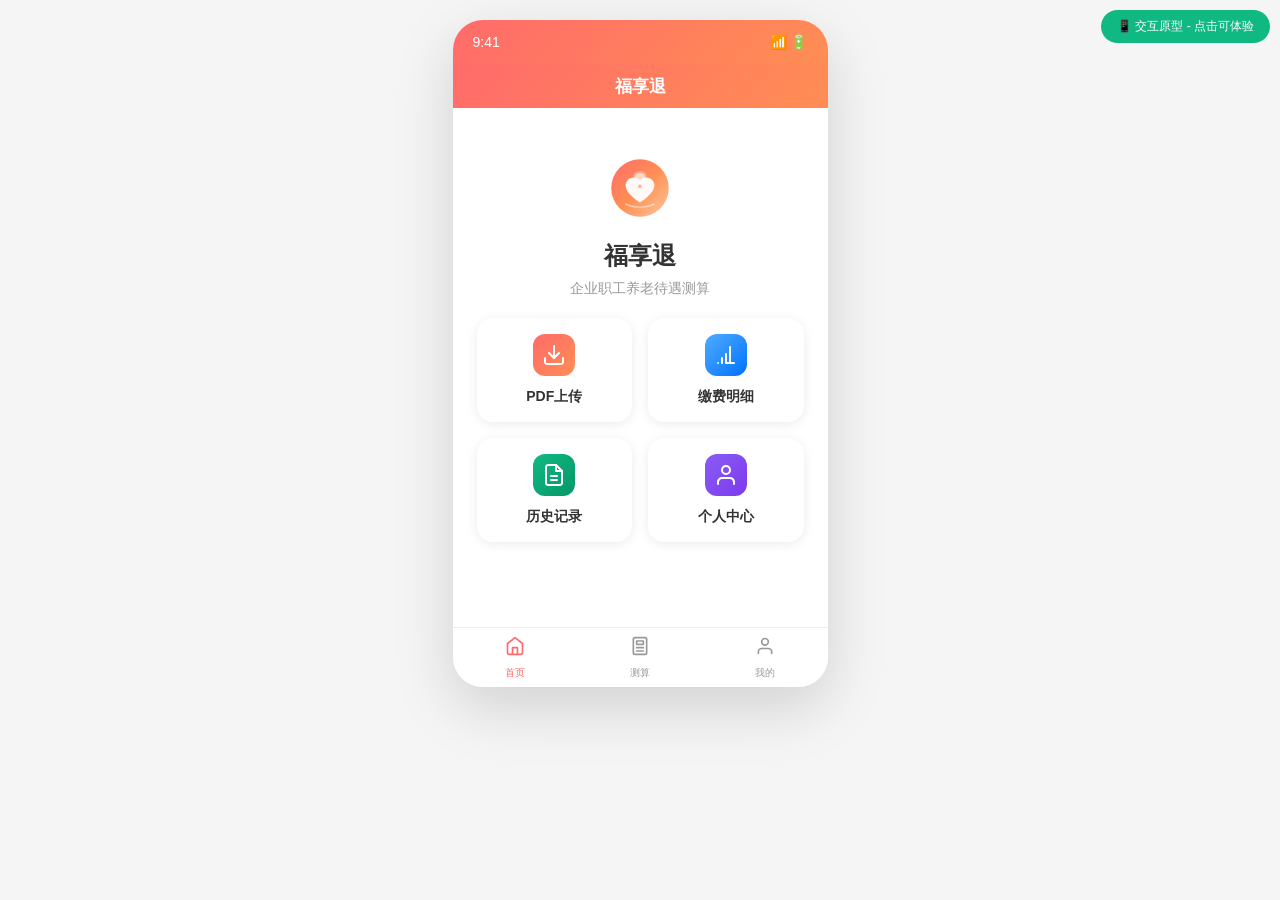
<file: 福享退/设计文档/原型预览/index.html>
<!DOCTYPE html>
<html lang="zh-CN">
<head>
    <meta charset="UTF-8">
    <meta name="viewport" content="width=device-width, initial-scale=1.0">
    <title>福享退 - 小程序原型</title>
    <style>
        * {
            margin: 0;
            padding: 0;
            box-sizing: border-box;
        }
        
        body {
            font-family: -apple-system, BlinkMacSystemFont, 'Segoe UI', Roboto, 'Helvetica Neue', Arial, sans-serif;
            background: #f5f5f5;
            display: flex;
            justify-content: center;
            padding: 20px;
        }
        
        .phone {
            width: 375px;
            height: 667px;
            background: white;
            border-radius: 30px;
            box-shadow: 0 20px 60px rgba(0,0,0,0.15);
            overflow: hidden;
            position: relative;
        }
        
        .status-bar {
            height: 44px;
            background: linear-gradient(135deg, #FF6B6B 0%, #FF8E53 100%);
            display: flex;
            align-items: center;
            justify-content: space-between;
            padding: 0 20px;
            color: white;
            font-size: 14px;
            font-weight: 500;
        }
        
        .nav-bar {
            height: 44px;
            background: linear-gradient(135deg, #FF6B6B 0%, #FF8E53 100%);
            display: flex;
            align-items: center;
            justify-content: center;
            color: white;
            font-size: 17px;
            font-weight: 600;
            position: relative;
        }
        
        .nav-back {
            position: absolute;
            left: 16px;
            font-size: 20px;
            cursor: pointer;
        }
        
        .content {
            height: calc(100% - 88px - 60px);
            overflow-y: auto;
            padding: 16px;
        }
        
        .tab-bar {
            height: 60px;
            background: white;
            border-top: 1px solid #eee;
            display: flex;
            position: absolute;
            bottom: 0;
            width: 100%;
        }
        
        .tab-item {
            flex: 1;
            display: flex;
            flex-direction: column;
            align-items: center;
            justify-content: center;
            color: #999;
            font-size: 10px;
            cursor: pointer;
        }
        
        .tab-item.active {
            color: #FF6B6B;
        }
        
        .tab-icon {
            font-size: 22px;
            margin-bottom: 4px;
        }
        
        .page {
            display: none;
        }
        
        .page.active {
            display: block;
        }
        
        .logo-area {
            text-align: center;
            padding: 24px 0 20px;
        }
        
        .logo {
            width: 80px;
            height: 80px;
            background: linear-gradient(135deg, #FF6B6B 0%, #FF8E53 100%);
            border-radius: 50%;
            margin: 0 auto 12px;
            display: flex;
            align-items: center;
            justify-content: center;
            color: white;
            font-size: 36px;
        }
        
        .logo-title {
            font-size: 24px;
            font-weight: 700;
            color: #333;
        }
        
        .logo-desc {
            font-size: 14px;
            color: #999;
            margin-top: 8px;
        }
        
        .menu-grid {
            display: grid;
            grid-template-columns: 1fr 1fr;
            gap: 16px;
            padding: 0 8px;
        }
        
        .menu-item {
            background: #fff;
            border-radius: 16px;
            padding: 16px 16px;
            text-align: center;
            box-shadow: 0 2px 12px rgba(0,0,0,0.08);
            cursor: pointer;
            transition: all 0.3s;
        }
        
        .menu-item:hover {
            transform: translateY(-2px);
            box-shadow: 0 4px 20px rgba(0,0,0,0.12);
        }
        
        .menu-icon {
            width: 42px;
            height: 42px;
            border-radius: 12px;
            margin: 0 auto 12px;
            display: flex;
            align-items: center;
            justify-content: center;
        }
        
        .menu-icon.primary {
            background: linear-gradient(135deg, #FF6B6B 0%, #FF8E53 100%);
        }
        
        .menu-icon.blue {
            background: linear-gradient(135deg, #4FACFE 0%, #0072FF 100%);
        }
        
        .menu-icon.green {
            background: linear-gradient(135deg, #10B981 0%, #059669 100%);
        }
        
        .menu-icon.purple {
            background: linear-gradient(135deg, #8B5CF6 0%, #7C3AED 100%);
        }
        
        .menu-icon svg {
            width: 24px;
            height: 24px;
        }
        
        .menu-title {
            font-size: 14px;
            font-weight: 600;
            color: #333;
        }
        
        .upload-area {
            border: 2px dashed #FF8E53;
            border-radius: 16px;
            padding: 32px 20px;
            text-align: center;
            background: #FFF8F0;
            cursor: pointer;
            margin-bottom: 20px;
            transition: all 0.3s;
        }
        
        .upload-area:hover {
            border-color: #FF6B6B;
            background: #FFE8D6;
            transform: translateY(-2px);
            box-shadow: 0 4px 12px rgba(255,142,83,0.2);
        }
        
        .upload-icon {
            width: 60px;
            height: 60px;
            background: linear-gradient(135deg, #FF6B6B 0%, #FF8E53 100%);
            border-radius: 50%;
            margin: 0 auto 12px;
            display: flex;
            align-items: center;
            justify-content: center;
            font-size: 28px;
            color: white;
        }
        
        .upload-title {
            font-size: 16px;
            font-weight: 600;
            color: #333;
            margin-bottom: 8px;
        }
        
        .upload-desc {
            font-size: 13px;
            color: #999;
        }
        
        .tips-card {
            background: #F8FAFC;
            border-radius: 12px;
            padding: 16px;
        }
        
        .tips-title {
            font-size: 14px;
            font-weight: 600;
            color: #333;
            margin-bottom: 12px;
            display: flex;
            align-items: center;
            gap: 6px;
        }
        
        .tips-list {
            list-style: none;
        }
        
        .tips-list li {
            font-size: 13px;
            color: #666;
            padding: 6px 0;
            padding-left: 20px;
            position: relative;
        }
        
        .tips-list li:before {
            content: "✓";
            position: absolute;
            left: 0;
            color: #10B981;
            font-weight: bold;
        }
        
        .step-bar {
            display: flex;
            justify-content: space-between;
            padding: 20px 0;
            margin-bottom: 20px;
        }
        
        .step-item {
            display: flex;
            flex-direction: column;
            align-items: center;
            flex: 1;
            position: relative;
        }
        
        .step-item:not(:last-child):after {
            content: "";
            position: absolute;
            top: 14px;
            right: -30%;
            width: 60%;
            height: 2px;
            background: #e5e7eb;
        }
        
        .step-item.active:not(:last-child):after {
            background: #FF6B6B;
        }
        
        .step-num {
            width: 28px;
            height: 28px;
            border-radius: 50%;
            background: #e5e7eb;
            color: #999;
            display: flex;
            align-items: center;
            justify-content: center;
            font-size: 14px;
            font-weight: 600;
            margin-bottom: 6px;
        }
        
        .step-item.active .step-num {
            background: linear-gradient(135deg, #FF6B6B 0%, #FF8E53 100%);
            color: white;
        }
        
        .step-item.finish .step-num {
            background: #10B981;
            color: white;
        }
        
        .step-text {
            font-size: 12px;
            color: #999;
        }
        
        .step-item.active .step-text {
            color: #FF6B6B;
            font-weight: 500;
        }
        
        .table-card {
            background: white;
            border-radius: 12px;
            box-shadow: 0 2px 8px rgba(0,0,0,0.06);
            overflow: hidden;
            margin-bottom: 16px;
        }
        
        .table-header {
            background: #F8FAFC;
            padding: 12px 16px;
            display: flex;
            justify-content: space-between;
            align-items: center;
            border-bottom: 1px solid #eee;
        }
        
        .table-title {
            font-size: 14px;
            font-weight: 600;
            color: #333;
        }
        
        .year-select {
            padding: 6px 12px;
            border: 1px solid #ddd;
            border-radius: 6px;
            font-size: 13px;
            background: white;
        }
        
        .table-row {
            padding: 14px 16px;
            display: flex;
            justify-content: space-between;
            align-items: center;
            border-bottom: 1px solid #f5f5f5;
        }
        
        .table-row:last-child {
            border-bottom: none;
        }
        
        /* 两列布局 */
        .two-column-layout {
            display: flex;
            gap: 12px;
        }
        
        .column-left, .column-right {
            flex: 1;
        }
        
        .column-left .table-card, .column-right .table-card {
            margin-bottom: 0;
        }
        
        .row-left {
            flex: 1;
        }
        
        .row-year {
            font-size: 15px;
            font-weight: 600;
            color: #333;
        }
        
        .row-base {
            font-size: 12px;
            color: #999;
            margin-top: 4px;
        }
        
        .row-right {
            text-align: right;
        }
        
        .row-money {
            font-size: 16px;
            font-weight: 700;
            color: #FF6B6B;
        }
        
        .row-month {
            font-size: 12px;
            color: #999;
            margin-top: 4px;
        }
        
        .edit-btn {
            padding: 6px 12px;
            background: #F1F5F9;
            border: none;
            border-radius: 6px;
            font-size: 12px;
            color: #666;
            margin-top: 8px;
            cursor: pointer;
        }
        
        .summary-card {
            background: linear-gradient(135deg, #FF6B6B 0%, #FF8E53 100%);
            border-radius: 16px;
            padding: 20px;
            color: white;
            margin-bottom: 16px;
        }
        
        .summary-title {
            font-size: 14px;
            opacity: 0.9;
            margin-bottom: 8px;
        }
        
        .summary-number {
            font-size: 32px;
            font-weight: 700;
        }
        
        .summary-unit {
            font-size: 14px;
            opacity: 0.8;
        }
        
        .summary-row {
            display: flex;
            justify-content: space-between;
            margin-top: 12px;
            padding-top: 12px;
            border-top: 1px solid rgba(255,255,255,0.2);
        }
        
        .summary-item {
            text-align: center;
            flex: 1;
        }
        
        .summary-label {
            font-size: 12px;
            opacity: 0.8;
        }
        
        .summary-value {
            font-size: 16px;
            font-weight: 600;
            margin-top: 4px;
        }
        
        .form-card {
            background: white;
            border-radius: 12px;
            padding: 20px 16px;
            box-shadow: 0 2px 8px rgba(0,0,0,0.06);
            margin-bottom: 16px;
        }
        
        .form-item {
            margin-bottom: 20px;
        }
        
        .form-item:last-child {
            margin-bottom: 0;
        }
        
        .form-label {
            font-size: 14px;
            font-weight: 500;
            color: #333;
            margin-bottom: 8px;
            display: flex;
            align-items: center;
            gap: 4px;
        }
        
        .form-label .required {
            color: #FF6B6B;
        }
        
        .form-input {
            width: 100%;
            padding: 12px 14px;
            border: 1px solid #e5e7eb;
            border-radius: 8px;
            font-size: 15px;
            transition: all 0.3s;
        }
        
        .form-input:focus {
            outline: none;
            border-color: #FF6B6B;
            box-shadow: 0 0 0 3px rgba(255,107,107,0.1);
        }
        
        .form-tip {
            font-size: 12px;
            color: #999;
            margin-top: 6px;
        }
        
        .calc-btn {
            width: 100%;
            padding: 16px;
            background: linear-gradient(135deg, #FF6B6B 0%, #FF8E53 100%);
            border: none;
            border-radius: 12px;
            color: white;
            font-size: 16px;
            font-weight: 600;
            cursor: pointer;
            transition: all 0.3s;
            box-shadow: 0 4px 12px rgba(255,107,107,0.3);
        }
        
        .calc-btn:hover {
            transform: translateY(-2px);
            box-shadow: 0 6px 20px rgba(255,107,107,0.4);
        }
        
        .result-card {
            background: linear-gradient(135deg, #FF6B6B 0%, #FF8E53 100%);
            border-radius: 20px;
            padding: 30px 20px;
            text-align: center;
            color: white;
            margin-bottom: 20px;
        }
        
        .result-label {
            font-size: 14px;
            opacity: 0.9;
            margin-bottom: 8px;
        }
        
        .result-number {
            font-size: 48px;
            font-weight: 700;
        }
        
        .result-unit {
            font-size: 16px;
            opacity: 0.8;
        }
        
        .result-desc {
            font-size: 13px;
            opacity: 0.7;
            margin-top: 12px;
        }
        
        .detail-card {
            background: white;
            border-radius: 12px;
            box-shadow: 0 2px 8px rgba(0,0,0,0.06);
            margin-bottom: 16px;
            overflow: hidden;
        }
        
        .detail-header {
            padding: 16px;
            background: #F8FAFC;
            font-size: 15px;
            font-weight: 600;
            color: #333;
            border-bottom: 1px solid #eee;
            display: flex;
            justify-content: space-between;
            align-items: center;
            cursor: pointer;
        }
        
        .detail-content {
            padding: 16px;
        }
        
        .detail-row {
            display: flex;
            justify-content: space-between;
            padding: 10px 0;
            border-bottom: 1px solid #f5f5f5;
        }
        
        .detail-row:last-child {
            border-bottom: none;
        }
        
        .detail-label {
            font-size: 14px;
            color: #666;
        }
        
        .detail-value {
            font-size: 14px;
            color: #333;
            font-weight: 500;
        }
        
        .detail-value.highlight {
            color: #FF6B6B;
            font-weight: 600;
        }
        
        .action-buttons {
            display: flex;
            gap: 12px;
            margin-top: 20px;
        }
        
        .btn-secondary {
            flex: 1;
            padding: 14px;
            background: #F1F5F9;
            border: none;
            border-radius: 10px;
            color: #666;
            font-size: 15px;
            font-weight: 500;
            cursor: pointer;
        }
        
        .btn-primary {
            flex: 1;
            padding: 14px;
            background: linear-gradient(135deg, #FF6B6B 0%, #FF8E53 100%);
            border: none;
            border-radius: 10px;
            color: white;
            font-size: 15px;
            font-weight: 500;
            cursor: pointer;
        }
        
        .empty-state {
            text-align: center;
            padding: 60px 20px;
        }
        
        .empty-icon {
            font-size: 64px;
            margin-bottom: 16px;
            opacity: 0.5;
        }
        
        .empty-title {
            font-size: 16px;
            color: #333;
            margin-bottom: 8px;
        }
        
        .empty-desc {
            font-size: 13px;
            color: #999;
        }
        
        .history-item {
            background: white;
            border-radius: 12px;
            padding: 16px;
            margin-bottom: 12px;
            box-shadow: 0 2px 8px rgba(0,0,0,0.06);
            cursor: pointer;
        }
        
        .history-header {
            display: flex;
            justify-content: space-between;
            align-items: center;
            margin-bottom: 12px;
        }
        
        .history-date {
            font-size: 14px;
            color: #333;
            font-weight: 500;
        }
        
        .history-result {
            font-size: 18px;
            font-weight: 700;
            color: #FF6B6B;
        }
        
        .history-info {
            display: flex;
            gap: 16px;
            font-size: 12px;
            color: #999;
        }
        
        .profile-header {
            background: linear-gradient(135deg, #FF6B6B 0%, #FF8E53 100%);
            padding: 30px 20px;
            text-align: center;
            color: white;
            margin: -16px -16px 20px;
        }
        
        .avatar {
            width: 64px;
            height: 64px;
            border-radius: 50%;
            background: rgba(255,255,255,0.2);
            margin: 0 auto 12px;
            display: flex;
            align-items: center;
            justify-content: center;
            font-size: 28px;
        }
        
        .user-name {
            font-size: 18px;
            font-weight: 600;
        }
        
        .menu-list {
            background: white;
            border-radius: 12px;
            overflow: hidden;
        }
        
        .menu-list-item {
            padding: 16px 20px;
            display: flex;
            justify-content: space-between;
            align-items: center;
            border-bottom: 1px solid #f5f5f5;
            cursor: pointer;
        }
        
        .menu-list-item:last-child {
            border-bottom: none;
        }
        
        .menu-list-left {
            display: flex;
            align-items: center;
            gap: 12px;
        }
        
        .menu-list-icon {
            width: 20px;
            height: 20px;
        }
        
        .menu-list-icon svg {
            width: 20px;
            height: 20px;
        }
        
        .menu-list-text {
            font-size: 15px;
            color: #333;
        }
        
        .menu-list-arrow {
            color: #ccc;
            font-size: 14px;
        }
        
        .loading-overlay {
            position: absolute;
            top: 0;
            left: 0;
            right: 0;
            bottom: 0;
            background: rgba(255,255,255,0.9);
            display: none;
            align-items: center;
            justify-content: center;
            flex-direction: column;
            z-index: 100;
        }
        
        .loading-overlay.show {
            display: flex;
        }
        
        .loading-spinner {
            width: 40px;
            height: 40px;
            border: 3px solid #f3f3f3;
            border-top: 3px solid #FF6B6B;
            border-radius: 50%;
            animation: spin 1s linear infinite;
            margin-bottom: 16px;
        }
        
        @keyframes spin {
            0% { transform: rotate(0deg); }
            100% { transform: rotate(360deg); }
        }
        
        .loading-text {
            font-size: 14px;
            color: #666;
        }
        
        .prototype-tag {
            position: fixed;
            top: 10px;
            right: 10px;
            background: #10B981;
            color: white;
            padding: 8px 16px;
            border-radius: 20px;
            font-size: 12px;
            font-weight: 500;
        }
        
        /* 缴费明细编辑弹窗样式 */
        .modal-overlay {
            position: absolute;
            top: 0;
            left: 0;
            right: 0;
            bottom: 0;
            background: rgba(0,0,0,0.5);
            display: none;
            align-items: center;
            justify-content: center;
            z-index: 200;
        }
        
        .modal-overlay.show {
            display: flex;
        }
        
        .modal-content {
            width: 340px;
            max-height: 580px;
            background: white;
            border-radius: 16px;
            overflow: hidden;
        }
        
        .modal-header {
            padding: 16px 20px;
            background: linear-gradient(135deg, #FF6B6B 0%, #FF8E53 100%);
            color: white;
            display: flex;
            justify-content: space-between;
            align-items: center;
        }
        
        .modal-title {
            font-size: 16px;
            font-weight: 600;
        }
        
        .modal-close {
            font-size: 20px;
            cursor: pointer;
        }
        
        .modal-body {
            padding: 16px;
            max-height: 420px;
            overflow-y: auto;
        }
        
        .month-grid {
            display: grid;
            grid-template-columns: 1fr 1fr;
            gap: 12px;
            margin-bottom: 16px;
        }
        
        .month-item {
            display: flex;
            flex-direction: column;
            gap: 4px;
        }
        
        .month-label {
            font-size: 12px;
            color: #666;
        }
        
        .month-input {
            padding: 8px 10px;
            border: 1px solid #e5e7eb;
            border-radius: 6px;
            font-size: 13px;
        }
        
        .month-input:focus {
            outline: none;
            border-color: #FF6B6B;
        }
        
        .stats-box {
            background: #F8FAFC;
            border-radius: 10px;
            padding: 14px;
            margin-bottom: 12px;
        }
        
        .stats-row {
            display: flex;
            justify-content: space-between;
            padding: 6px 0;
        }
        
        .stats-label {
            font-size: 13px;
            color: #666;
        }
        
        .stats-value {
            font-size: 14px;
            font-weight: 600;
            color: #333;
        }
        
        .stats-value.highlight {
            color: #FF6B6B;
        }
        
        .change-notice {
            background: #FEF3C7;
            border-radius: 10px;
            padding: 12px;
            margin-bottom: 12px;
            border-left: 4px solid #F59E0B;
        }
        
        .change-title {
            font-size: 13px;
            font-weight: 600;
            color: #92400E;
            margin-bottom: 8px;
            display: flex;
            align-items: center;
            gap: 4px;
        }
        
        .change-row {
            display: flex;
            justify-content: space-between;
            font-size: 12px;
            padding: 4px 0;
        }
        
        .change-old {
            color: #DC2626;
            text-decoration: line-through;
        }
        
        .change-new {
            color: #059669;
            font-weight: 600;
        }
        
        .modal-footer {
            padding: 12px 16px;
            border-top: 1px solid #eee;
            display: flex;
            gap: 12px;
        }
        
        .modal-btn-cancel {
            flex: 1;
            padding: 12px;
            background: #F1F5F9;
            border: none;
            border-radius: 8px;
            font-size: 14px;
            color: #666;
            cursor: pointer;
        }
        
        .modal-btn-confirm {
            flex: 1;
            padding: 12px;
            background: linear-gradient(135deg, #FF6B6B 0%, #FF8E53 100%);
            border: none;
            border-radius: 8px;
            font-size: 14px;
            color: white;
            font-weight: 500;
            cursor: pointer;
        }
        
        /* 未来缴费选择样式 */
        .future-section {
            background: white;
            border-radius: 12px;
            padding: 20px 16px;
            box-shadow: 0 2px 8px rgba(0,0,0,0.06);
            margin-bottom: 16px;
        }
        
        .future-title {
            font-size: 15px;
            font-weight: 600;
            color: #333;
            margin-bottom: 16px;
            display: flex;
            align-items: center;
            gap: 6px;
        }
        
        .future-options {
            display: flex;
            gap: 10px;
        }
        
        .future-option {
            flex: 1;
            padding: 14px 10px;
            border: 2px solid #e5e7eb;
            border-radius: 10px;
            text-align: center;
            cursor: pointer;
            transition: all 0.3s;
        }
        
        .future-option:hover {
            border-color: #FF8E53;
        }
        
        .future-option.selected {
            border-color: #FF6B6B;
            background: #FFF8F0;
        }
        
        .future-percent {
            font-size: 16px;
            font-weight: 700;
            color: #333;
            margin-bottom: 4px;
        }
        
        .future-option.selected .future-percent {
            color: #FF6B6B;
        }
        
        .future-desc {
            font-size: 11px;
            color: #999;
        }
        
        .future-preview {
            background: #F0FDF4;
            border-radius: 10px;
            padding: 12px;
            margin-top: 14px;
            border-left: 4px solid #10B981;
        }
        
        .preview-title {
            font-size: 13px;
            font-weight: 600;
            color: #065F46;
            margin-bottom: 8px;
        }
        
        .preview-row {
            display: flex;
            justify-content: space-between;
            font-size: 12px;
            padding: 4px 0;
            color: #065F46;
        }
        
        /* 上一步/下一步按钮样式 */
        .step-buttons {
            display: flex;
            gap: 12px;
            margin-top: 16px;
        }
        
        .step-btn-prev {
            flex: 1;
            padding: 14px;
            background: #F1F5F9;
            border: none;
            border-radius: 10px;
            color: #666;
            font-size: 15px;
            font-weight: 500;
            cursor: pointer;
        }
        
        .step-btn-next {
            flex: 1;
            padding: 14px;
            background: linear-gradient(135deg, #FF6B6B 0%, #FF8E53 100%);
            border: none;
            border-radius: 10px;
            color: white;
            font-size: 15px;
            font-weight: 500;
            cursor: pointer;
        }
    </style>
</head>
<body>
    <div class="prototype-tag">📱 交互原型 - 点击可体验</div>
    
    <div class="phone">
        <div class="status-bar">
            <span>9:41</span>
            <span>📶 🔋</span>
        </div>
        
        <div class="nav-bar" id="navBar">
            <span class="nav-back" onclick="goBack()" style="display:none;">&lt;</span>
            <span id="pageTitle">福享退</span>
        </div>
        
        <div class="content">
            <!-- 首页 -->
            <div id="page-home" class="page active">
                <div class="logo-area">
                    <div class="logo" style="background:none;">
                        <svg width="64" height="64" viewBox="0 0 200 200" xmlns="http://www.w3.org/2000/svg">
                            <defs>
                                <linearGradient id="logoGrad" x1="0%" y1="0%" x2="100%" y2="100%">
                                    <stop offset="0%" stop-color="#FF6B6B"/>
                                    <stop offset="50%" stop-color="#FF8E53"/>
                                    <stop offset="100%" stop-color="#FEC89A"/>
                                </linearGradient>
                            </defs>
                            <circle cx="100" cy="100" r="90" fill="url(#logoGrad)" />
                            <circle cx="100" cy="68" r="22" fill="white" opacity="0.3" />
                            <circle cx="100" cy="68" r="15" fill="white" opacity="0.5" />
                            <path d="M100 75 C80 58 55 72 55 92 C55 118 100 145 100 145 C100 145 145 118 145 92 C145 72 120 58 100 75" fill="white" opacity="0.95" />
                            <circle cx="100" cy="95" r="6" fill="url(#logoGrad)" opacity="0.6" />
                            <path d="M55 150 Q75 160 100 160 Q125 160 145 150" stroke="white" stroke-width="4" fill="none" opacity="0.6" stroke-linecap="round" />
                        </svg>
                    </div>
                    <div class="logo-title">福享退</div>
                    <div class="logo-desc">企业职工养老待遇测算</div>
                </div>
                
                <div class="menu-grid">
                    <div class="menu-item" onclick="goPage('upload')">
                        <div class="menu-icon primary">
                            <svg viewBox="0 0 24 24" fill="none" xmlns="http://www.w3.org/2000/svg">
                                <path d="M21 15V19C21 19.5304 20.7893 20.0391 20.4142 20.4142C20.0391 20.7893 19.5304 21 19 21H5C4.46957 21 3.96086 20.7893 3.58579 20.4142C3.21071 20.0391 3 19.5304 3 19V15" stroke="white" stroke-width="2" stroke-linecap="round" stroke-linejoin="round"/>
                                <path d="M7 10L12 15L17 10" stroke="white" stroke-width="2" stroke-linecap="round" stroke-linejoin="round"/>
                                <path d="M12 15V3" stroke="white" stroke-width="2" stroke-linecap="round" stroke-linejoin="round"/>
                            </svg>
                        </div>
                        <div class="menu-title">PDF上传</div>
                    </div>
                    <div class="menu-item" onclick="goPage('payment')">
                        <div class="menu-icon blue">
                            <svg viewBox="0 0 24 24" fill="none" xmlns="http://www.w3.org/2000/svg">
                                <path d="M12 20H20" stroke="white" stroke-width="2" stroke-linecap="round" stroke-linejoin="round"/>
                                <path d="M16 4V20" stroke="white" stroke-width="2" stroke-linecap="round" stroke-linejoin="round"/>
                                <path d="M12 11V20" stroke="white" stroke-width="2" stroke-linecap="round" stroke-linejoin="round"/>
                                <path d="M8 15V20" stroke="white" stroke-width="2" stroke-linecap="round" stroke-linejoin="round"/>
                                <path d="M4 20H4.01" stroke="white" stroke-width="2" stroke-linecap="round" stroke-linejoin="round"/>
                            </svg>
                        </div>
                        <div class="menu-title">缴费明细</div>
                    </div>
                    <div class="menu-item" onclick="goPage('history')">
                        <div class="menu-icon green">
                            <svg viewBox="0 0 24 24" fill="none" xmlns="http://www.w3.org/2000/svg">
                                <path d="M14 2H6C5.46957 2 4.96086 2.21071 4.58579 2.58579C4.21071 2.96086 4 3.46957 4 4V20C4 20.5304 4.21071 21.0391 4.58579 21.4142C4.96086 21.7893 5.46957 22 6 22H18C18.5304 22 19.0391 21.7893 19.4142 21.4142C19.7893 21.0391 20 20.5304 20 20V8L14 2Z" stroke="white" stroke-width="2" stroke-linecap="round" stroke-linejoin="round"/>
                                <path d="M14 2V8H20" stroke="white" stroke-width="2" stroke-linecap="round" stroke-linejoin="round"/>
                                <path d="M9 13H15" stroke="white" stroke-width="2" stroke-linecap="round" stroke-linejoin="round"/>
                                <path d="M9 17H15" stroke="white" stroke-width="2" stroke-linecap="round" stroke-linejoin="round"/>
                            </svg>
                        </div>
                        <div class="menu-title">历史记录</div>
                    </div>
                    <div class="menu-item" onclick="goPage('profile')">
                        <div class="menu-icon purple">
                            <svg viewBox="0 0 24 24" fill="none" xmlns="http://www.w3.org/2000/svg">
                                <path d="M20 21V19C20 17.9391 19.5786 16.9217 18.8284 16.1716C18.0783 15.4214 17.0609 15 16 15H8C6.93913 15 5.92172 15.4214 5.17157 16.1716C4.42143 16.9217 4 17.9391 4 19V21" stroke="white" stroke-width="2" stroke-linecap="round" stroke-linejoin="round"/>
                                <path d="M12 11C14.2091 11 16 9.20914 16 7C16 4.79086 14.2091 3 12 3C9.79086 3 8 4.79086 8 7C8 9.20914 9.79086 11 12 11Z" stroke="white" stroke-width="2" stroke-linecap="round" stroke-linejoin="round"/>
                            </svg>
                        </div>
                        <div class="menu-title">个人中心</div>
                    </div>
                </div>
            </div>
            
            <!-- PDF上传页 -->
            <div id="page-upload" class="page">
                <div class="step-bar">
                    <div class="step-item active">
                        <div class="step-num">1</div>
                        <div class="step-text">上传PDF</div>
                    </div>
                    <div class="step-item">
                        <div class="step-num">2</div>
                        <div class="step-text">核对明细</div>
                    </div>
                    <div class="step-item">
                        <div class="step-num">3</div>
                        <div class="step-text">信息补全</div>
                    </div>
                    <div class="step-item">
                        <div class="step-num">4</div>
                        <div class="step-text">计算结果</div>
                    </div>
                </div>
                
                <div class="upload-area" onclick="mockUpload()">
                    <div class="upload-icon">📤</div>
                    <div class="upload-title">点击上传PDF文件</div>
                    <div class="upload-desc">仅支持PDF格式，文件不超过20MB</div>
                </div>
                
                <div class="tips-card">
                    <div class="tips-title">💡 上传提示</div>
                    <div style="padding:12px 0;">
                        <div style="display:flex;align-items:flex-start;gap:10px;margin-bottom:12px;">
                            <span style="color:#10B981;font-weight:bold;">✓</span>
                            <span style="font-size:14px;color:#333;line-height:1.6;">请使用"福建社保"微信公众号下载的完整缴费明细，功能路径为：业务办理-服务大厅-个人缴费信息</span>
                        </div>
                        <div style="display:flex;align-items:flex-start;gap:10px;">
                            <span style="color:#10B981;font-weight:bold;">✓</span>
                            <span style="font-size:14px;color:#333;line-height:1.6;">系统会自动识别并提取缴费数据，如识别不准，可在下一步手动修改</span>
                        </div>
                    </div>
                </div>
            </div>
            
            <!-- 缴费明细页 -->
            <div id="page-payment" class="page">
                <div class="step-bar">
                    <div class="step-item finish">
                        <div class="step-num">✓</div>
                        <div class="step-text">上传PDF</div>
                    </div>
                    <div class="step-item active">
                        <div class="step-num">2</div>
                        <div class="step-text">核对明细</div>
                    </div>
                    <div class="step-item">
                        <div class="step-num">3</div>
                        <div class="step-text">信息补全</div>
                    </div>
                    <div class="step-item">
                        <div class="step-num">4</div>
                        <div class="step-text">计算结果</div>
                    </div>
                </div>
                
                <div class="table-card">
                    <div class="table-header">
                        <span class="table-title">缴费明细（共 180 个月）</span>
                        <select class="year-select">
                            <option>全部年份</option>
                            <option>2026年</option>
                            <option>2025年</option>
                            <option>2024年</option>
                            <option>2023年</option>
                            <option>2022年</option>
                        </select>
                    </div>
                    
                    <div class="two-column-layout">
                        <!-- 左列 -->
                        <div class="column-left">
                            <div class="table-row" id="row-2024">
                                <div class="row-left">
                                    <div class="row-year">2024年 <span class="modified-tag" id="tag-2024" style="display:inline-block;background:#FEF3C7;color:#D97706;font-size:11px;padding:2px 6px;border-radius:4px;margin-left:8px;">已修改</span></div>
                                    <div class="row-base" id="base-2024">缴费基数：<span style="text-decoration:line-through;color:#999;">6000</span> > <span style="color:#FF6B6B;font-weight:600;">6150</span> 元</div>
                                </div>
                                <div class="row-right">
                                    <div class="row-money">¥ 14,760</div>
                                    <div class="row-month">12个月</div>
                                    <button class="edit-btn" onclick="openEditModal(2024)">编辑</button>
                                </div>
                            </div>
                            
                            <div class="table-row" id="row-2023">
                                <div class="row-left">
                                    <div class="row-year">2023年</div>
                                    <div class="row-base" id="base-2023">缴费基数：5800元</div>
                                </div>
                                <div class="row-right">
                                    <div class="row-money">¥ 13,920</div>
                                    <div class="row-month">12个月</div>
                                    <button class="edit-btn" onclick="openEditModal(2023)">编辑</button>
                                </div>
                            </div>
                            
                            <div class="table-row" id="row-2022">
                                <div class="row-left">
                                    <div class="row-year">2022年</div>
                                    <div class="row-base" id="base-2022">缴费基数：5500元</div>
                                </div>
                                <div class="row-right">
                                    <div class="row-money">¥ 13,200</div>
                                    <div class="row-month">12个月</div>
                                    <button class="edit-btn" onclick="openEditModal(2022)">编辑</button>
                                </div>
                            </div>
                        </div>
                        
                        <!-- 右列 -->
                        <div class="column-right">
                            <div class="table-row" id="row-2026">
                                <div class="row-left">
                                    <div class="row-year">2026年</div>
                                    <div class="row-base" id="base-2026">缴费基数：4043元</div>
                                </div>
                                <div class="row-right">
                                    <div class="row-money">¥ 970</div>
                                    <div class="row-month">3个月</div>
                                    <button class="edit-btn" onclick="openEditModal(2026)">编辑</button>
                                </div>
                            </div>
                            
                            <div class="table-row" id="row-2025">
                                <div class="row-left">
                                    <div class="row-year">2025年</div>
                                    <div class="row-base" id="base-2025">缴费基数：4043元</div>
                                </div>
                                <div class="row-right">
                                    <div class="row-money">¥ 3,881</div>
                                    <div class="row-month">12个月</div>
                                    <button class="edit-btn" onclick="openEditModal(2025)">编辑</button>
                                </div>
                            </div>
                            
                            <div class="table-row" id="row-2024-short">
                                <div class="row-left">
                                    <div class="row-year">2024年</div>
                                    <div class="row-base">缴费基数：3300元</div>
                                </div>
                                <div class="row-right">
                                    <div class="row-money">¥ 1,848</div>
                                    <div class="row-month">7个月</div>
                                </div>
                            </div>
                        </div>
                    </div>
                </div>
                
                <div class="summary-card">
                    <div class="summary-title">累计缴费总额</div>
                    <div class="summary-number">¥ 215,680</div>
                    <div class="summary-unit">（个人缴费部分）</div>
                    <div class="summary-row">
                        <div class="summary-item">
                            <div class="summary-label">缴费月数</div>
                            <div class="summary-value">180个月</div>
                        </div>
                        <div class="summary-item">
                            <div class="summary-label">平均基数</div>
                            <div class="summary-value">¥ 5,980</div>
                        </div>
                        <div class="summary-item">
                            <div class="summary-label">平均指数</div>
                            <div class="summary-value">0.85</div>
                        </div>
                    </div>
                </div>
                
                <div class="step-buttons">
                    <button class="step-btn-prev" onclick="goPage('upload')">&lt; 上一步</button>
                    <button class="step-btn-next" onclick="goPage('info')">下一步 ></button>
                </div>
            </div>
            
            <!-- 补充信息页 -->
            <div id="page-info" class="page">
                <div class="step-bar">
                    <div class="step-item finish">
                        <div class="step-num">✓</div>
                        <div class="step-text">上传PDF</div>
                    </div>
                    <div class="step-item finish">
                        <div class="step-num">✓</div>
                        <div class="step-text">核对明细</div>
                    </div>
                    <div class="step-item active">
                        <div class="step-num">3</div>
                        <div class="step-text">信息补全</div>
                    </div>
                    <div class="step-item">
                        <div class="step-num">4</div>
                        <div class="step-text">计算结果</div>
                    </div>
                </div>
                
                <div class="form-card">
                    <div class="form-item">
                        <label class="form-label">
                            <span class="required">*</span> 退休年龄
                        </label>
                        <input type="number" class="form-input" value="60" placeholder="请输入退休年龄">
                        <div class="form-tip">男性60岁，女性工人50岁、干部55岁</div>
                        <div style="background:#FEF3C7;border-radius:8px;padding:10px;margin-top:10px;">
                            <div style="font-size:13px;font-weight:600;color:#92400E;margin-bottom:6px;">⏰ 延迟退休影响参考</div>
                            <div style="font-size:12px;color:#B45309;line-height:1.6;">
                                按最新政策，您预计将延迟3年至63岁退休<br>
                                多缴3年，多领约 12%，预计回本年龄：71岁 → 72岁
                            </div>
                        </div>
                    </div>
                    
                    <div class="form-item">
                        <label class="form-label">
                            <span class="required">*</span> 退休年份
                        </label>
                        <input type="number" class="form-input" value="2030" placeholder="请输入退休年份">
                    </div>
                    
                    <div class="form-item">
                        <label class="form-label">
                            <span class="required">*</span> 个人账户累计金额
                        </label>
                        <input type="number" class="form-input" value="215680" placeholder="请输入个人账户总额">
                        <div class="form-tip">系统已自动计算，如有误差可手动调整</div>
                    </div>
                    
                    <div class="form-item">
                        <label class="form-label">上年社会平均工资</label>
                        <input type="number" class="form-input" value="8500" placeholder="请输入社平工资">
                        <div class="form-tip">系统已自动填入最新数据</div>
                    </div>
                </div>
                
                <!-- 未来缴费预测选择 -->
                <div class="future-section">
                    <div class="future-title">🔮 未来缴费预测</div>
                    <div class="future-options" style="display:grid;grid-template-columns:1fr 1fr;gap:10px;">
                        <div class="future-option selected" onclick="selectFutureOption(this, 'real')">
                            <div class="future-percent" style="font-size:14px;">本人基数</div>
                            <div class="future-desc">按最新缴费基数</div>
                        </div>
                        <div class="future-option" onclick="selectFutureOption(this, 60)">
                            <div class="future-percent">60%</div>
                            <div class="future-desc">按社平60%</div>
                        </div>
                        <div class="future-option" onclick="selectFutureOption(this, 100)">
                            <div class="future-percent">100%</div>
                            <div class="future-desc">按社平100%</div>
                        </div>
                        <div class="future-option" onclick="selectFutureOption(this, 300)">
                            <div class="future-percent">300%</div>
                            <div class="future-desc">按社平300%</div>
                        </div>
                    </div>
                    
                    <!-- 预测结果预览 -->
                    <div class="future-preview">
                        <div class="preview-title" onclick="toggleFutureDetail()" style="cursor:pointer;display:flex;justify-content:space-between;align-items:center;">
                            <span>✓ 已自动生成缴费明细</span>
                            <span id="futureToggleIcon" style="font-size:12px;">▼</span>
                        </div>
                        <div class="preview-row">
                            <span>预测缴费年限</span>
                            <span>6年（2025-2030）</span>
                        </div>
                        <div class="preview-row">
                            <span>预测缴费基数</span>
                            <span>逐年按社平5%增长</span>
                        </div>
                        <div class="preview-row">
                            <span>预计个人账户增加</span>
                            <span id="futureTotalAmount">¥ 38,726</span>
                        </div>
                        
                        <!-- 年度明细（默认折叠） -->
                        <div id="futureYearDetail" style="display:none;margin-top:12px;padding-top:12px;border-top:1px solid rgba(16,185,129,0.2);">
                            <div style="font-size:12px;color:#065F46;font-weight:600;margin-bottom:8px;">📋 年度缴费基数明细</div>
                            <div id="futureYearList" style="font-size:12px;color:#065F46;">
                                <div style="display:flex;justify-content:space-between;padding:3px 0;"><span>2025年</span><span>¥ 6,150（本人基数）</span></div>
                                <div style="display:flex;justify-content:space-between;padding:3px 0;"><span>2026年</span><span>¥ 6,458（本人基数）</span></div>
                                <div style="display:flex;justify-content:space-between;padding:3px 0;"><span>2027年</span><span>¥ 6,781（本人基数）</span></div>
                                <div style="display:flex;justify-content:space-between;padding:3px 0;"><span>2028年</span><span>¥ 7,120（本人基数）</span></div>
                                <div style="display:flex;justify-content:space-between;padding:3px 0;"><span>2029年</span><span>¥ 7,476（本人基数）</span></div>
                                <div style="display:flex;justify-content:space-between;padding:3px 0;"><span>2030年</span><span>¥ 7,850（本人基数）</span></div>
                            </div>
                        </div>
                    </div>
                </div>
                
                <div class="step-buttons">
                    <button class="step-btn-prev" onclick="goPage('payment')">&lt; 上一步</button>
                    <button class="step-btn-next" onclick="goPage('result')">开始计算 ></button>
                </div>
            </div>
            
            <!-- 计算结果页 -->
            <div id="page-result" class="page">
                <div class="result-card">
                    <div class="result-label">预计每月领取养老金</div>
                    <div style="display:flex;align-items:flex-end;justify-content:center;line-height:1;">
                        <span class="result-number">¥3,850</span>
                        <span style="font-size:20px;font-weight:500;margin-left:4px;margin-bottom:6px;">/月</span>
                    </div>
                    <div style="background:rgba(255,255,255,0.15);border-radius:8px;padding:8px 12px;margin-top:12px;">
                        <div style="font-size:13px;color:white;display:flex;align-items:center;gap:6px;">
                            <span>💰</span>
                            <span>预计到 <strong style="font-size:15px;">72岁</strong> 时，累计领取额超过个人缴费总额（回本）</span>
                        </div>
                    </div>
                    <div class="result-desc" style="margin-top:10px;">* 以上为模拟测算结果，仅供参考，实际以社保局核定为准</div>
                </div>
                
                <!-- 📈 待遇调整预测（新增功能） -->
                <div class="detail-card">
                    <div class="detail-header" onclick="toggleDetail('adjustPrediction')" style="background:linear-gradient(135deg, #F59E0B, #D97706);color:white;">
                        <span>📈 待遇调整预测（按每年4.5%增长）</span>
                        <span>▼</span>
                    </div>
                    <div id="adjustPrediction" class="detail-content" style="display:none;background:#FFFBEB;">
                        <div style="display:grid;grid-template-columns:1fr 1fr 1fr;gap:10px;margin-bottom:12px;">
                            <div style="text-align:center;padding:10px;background:white;border-radius:8px;">
                                <div style="font-size:12px;color:#666;">65岁</div>
                                <div style="font-size:16px;font-weight:700;color:#FF6B6B;">¥ 4,790</div>
                                <div style="font-size:10px;color:#999;">月领取</div>
                            </div>
                            <div style="text-align:center;padding:10px;background:white;border-radius:8px;">
                                <div style="font-size:12px;color:#666;">70岁</div>
                                <div style="font-size:16px;font-weight:700;color:#FF6B6B;">¥ 5,970</div>
                                <div style="font-size:10px;color:#999;">月领取</div>
                            </div>
                            <div style="text-align:center;padding:10px;background:white;border-radius:8px;">
                                <div style="font-size:12px;color:#666;">75岁</div>
                                <div style="font-size:16px;font-weight:700;color:#FF6B6B;">¥ 7,440</div>
                                <div style="font-size:10px;color:#999;">月领取</div>
                            </div>
                        </div>
                        <div style="font-size:12px;color:#92400E;line-height:1.6;background:white;padding:10px;border-radius:8px;">
                            💡 <strong>累计领取金额：</strong><br>
                            • 70岁时累计：约 128 万元<br>
                            • 80岁时累计：约 256 万元<br>
                            • 90岁时累计：约 438 万元
                        </div>
                    </div>
                </div>
                
                <!-- ⚖️ 多方案对比（4种缴费档次） -->
                <div class="detail-card">
                    <div class="detail-header" onclick="toggleSchemeCompare()" style="background:linear-gradient(135deg, #8B5CF6, #7C3AED);color:white;cursor:pointer;">
                        <span>⚖️ 多方案对比（4种缴费档次）</span>
                        <span id="scheme-compare-arrow" style="font-size:12px;">▼</span>
                    </div>
                    
                    <!-- 展开内容区域 -->
                    <div id="scheme-compare-content" class="detail-content" style="padding:0;display:block;">
                        <!-- 方案选择器 -->
                        <div style="display:grid;grid-template-columns:1fr 1fr 1fr 1fr;gap:6px;padding:12px 12px 8px;background:#F5F3FF;border-bottom:1px solid #DDD6FE;">
                            <div onclick="selectCurrentScheme('self')" id="current-scheme-self" style="background:#ECFDF5;border:2px solid #10B981;border-radius:10px;padding:8px 6px;text-align:center;cursor:pointer;">
                                <div style="font-size:11px;font-weight:700;color:#065F46;">本人基数</div>
                                <div style="font-size:9px;color:#047857;margin-top:2px;">¥5,980/月</div>
                            </div>
                            <div onclick="selectCurrentScheme('60')" id="current-scheme-60" style="background:#F3F4F6;border:2px solid #E5E7EB;border-radius:10px;padding:8px 6px;text-align:center;cursor:pointer;">
                                <div style="font-size:11px;font-weight:600;color:#374151;">社平60%</div>
                                <div style="font-size:9px;color:#6B7280;margin-top:2px;">¥4,200/月</div>
                            </div>
                            <div onclick="selectCurrentScheme('100')" id="current-scheme-100" style="background:#F3F4F6;border:2px solid #E5E7EB;border-radius:10px;padding:8px 6px;text-align:center;cursor:pointer;">
                                <div style="font-size:11px;font-weight:600;color:#374151;">社平100%</div>
                                <div style="font-size:9px;color:#6B7280;margin-top:2px;">¥7,000/月</div>
                            </div>
                            <div onclick="selectCurrentScheme('300')" id="current-scheme-300" style="background:#F3F4F6;border:2px solid #E5E7EB;border-radius:10px;padding:8px 6px;text-align:center;cursor:pointer;">
                                <div style="font-size:11px;font-weight:600;color:#374151;">社平300%</div>
                                <div style="font-size:9px;color:#6B7280;margin-top:2px;">¥21,000/月</div>
                            </div>
                        </div>
                        
                        <div style="display:grid;grid-template-columns:1.2fr 1fr 1fr 1fr;gap:4px;">
                            <!-- 表头 -->
                            <div style="background:#FAFAFA;padding:10px 8px;text-align:center;font-weight:600;color:#374151;font-size:11px;border-bottom:1px solid #E5E7EB;">
                                缴费档次
                            </div>
                            <div style="background:#FAFAFA;padding:10px 8px;text-align:center;font-weight:600;color:#374151;font-size:11px;border-bottom:1px solid #E5E7EB;">
                                月待遇
                            </div>
                            <div style="background:#FAFAFA;padding:10px 8px;text-align:center;font-weight:600;color:#374151;font-size:11px;border-bottom:1px solid #E5E7EB;">
                                年化收益率
                            </div>
                            <div style="background:#FAFAFA;padding:10px 8px;text-align:center;font-weight:600;color:#374151;font-size:11px;border-bottom:1px solid #E5E7EB;">
                                回本年龄
                            </div>
                            
                            <!-- 方案1：按本人基数 -->
                            <div id="row-self" style="padding:10px 8px;text-align:center;border-bottom:1px solid #F3F4F6;background:#ECFDF5;">
                                <div style="font-weight:600;color:#065F46;font-size:12px;">本人基数</div>
                                <div style="font-size:10px;color:#10B981;">¥5,980/月</div>
                            </div>
                            <div id="row-self-1" style="padding:10px 8px;text-align:center;border-bottom:1px solid #F3F4F6;background:#ECFDF5;font-weight:700;color:#065F46;font-size:14px;">
                                ¥3,850
                            </div>
                            <div id="row-self-2" style="padding:10px 8px;text-align:center;border-bottom:1px solid #F3F4F6;background:#ECFDF5;font-weight:600;color:#065F46;font-size:12px;">
                                5.2%
                            </div>
                            <div id="row-self-3" style="padding:10px 8px;text-align:center;border-bottom:1px solid #F3F4F6;background:#ECFDF5;font-weight:600;color:#065F46;font-size:12px;">
                                71岁
                            </div>
                            
                            <!-- 方案2：按社平60% -->
                            <div id="row-60" style="padding:10px 8px;text-align:center;border-bottom:1px solid #F3F4F6;">
                                <div style="font-weight:600;color:#333;font-size:12px;">社平60%</div>
                                <div style="font-size:10px;color:#666;">¥4,200/月</div>
                            </div>
                            <div id="row-60-1" style="padding:10px 8px;text-align:center;border-bottom:1px solid #F3F4F6;font-weight:600;color:#333;font-size:14px;">
                                ¥3,120
                            </div>
                            <div id="row-60-2" style="padding:10px 8px;text-align:center;border-bottom:1px solid #F3F4F6;font-weight:600;color:#10B981;font-size:12px;">
                                6.8%
                            </div>
                            <div id="row-60-3" style="padding:10px 8px;text-align:center;border-bottom:1px solid #F3F4F6;font-weight:600;color:#10B981;font-size:12px;">
                                68岁
                            </div>
                            
                            <!-- 方案3：按社平100% -->
                            <div id="row-100" style="padding:10px 8px;text-align:center;border-bottom:1px solid #F3F4F6;">
                                <div style="font-weight:600;color:#333;font-size:12px;">社平100%</div>
                                <div style="font-size:10px;color:#666;">¥7,000/月</div>
                            </div>
                            <div id="row-100-1" style="padding:10px 8px;text-align:center;border-bottom:1px solid #F3F4F6;font-weight:600;color:#333;font-size:14px;">
                                ¥4,580
                            </div>
                            <div id="row-100-2" style="padding:10px 8px;text-align:center;border-bottom:1px solid #F3F4F6;font-weight:600;color:#F59E0B;font-size:12px;">
                                4.5%
                            </div>
                            <div id="row-100-3" style="padding:10px 8px;text-align:center;border-bottom:1px solid #F3F4F6;font-weight:600;color:#F59E0B;font-size:12px;">
                                73岁
                            </div>
                            
                            <!-- 方案4：按社平300% -->
                            <div id="row-300" style="padding:10px 8px;text-align:center;">
                                <div style="font-weight:600;color:#333;font-size:12px;">社平300%</div>
                                <div style="font-size:10px;color:#666;">¥21,000/月</div>
                            </div>
                            <div id="row-300-1" style="padding:10px 8px;text-align:center;font-weight:600;color:#333;font-size:14px;">
                                ¥8,950
                            </div>
                            <div id="row-300-2" style="padding:10px 8px;text-align:center;font-weight:600;color:#EF4444;font-size:12px;">
                                2.8%
                            </div>
                            <div id="row-300-3" style="padding:10px 8px;text-align:center;font-weight:600;color:#EF4444;font-size:12px;">
                                79岁
                            </div>
                        </div>
                        
                        <div style="background:#F9FAFB;padding:10px 12px;border-top:1px solid #E5E7EB;">
                            <div style="font-size:11px;color:#374151;line-height:1.5;">
                                💡 <strong>结论：</strong>社平60%缴费性价比最高，回本最快。社平300%适合预期寿命超过85岁人群。
                            </div>
                        </div>
                    </div>
                </div>
                
                <div class="detail-card">
                    <div class="detail-header" onclick="toggleDetail('detail1')">
                        <span>📊 计算明细</span>
                        <span>▼</span>
                    </div>
                    <div id="detail1" class="detail-content">
                        <div class="detail-row">
                            <span class="detail-label">基础养老金</span>
                            <span class="detail-value highlight">¥ 2,320</span>
                        </div>
                        <div class="detail-row">
                            <span class="detail-label">个人账户养老金</span>
                            <span class="detail-value highlight">¥ 1,530</span>
                        </div>
                        <div class="detail-row">
                            <span class="detail-label">过渡性养老金</span>
                            <span class="detail-value">¥ 0</span>
                        </div>
                        <div class="detail-row">
                            <span class="detail-label">每月合计</span>
                            <span class="detail-value highlight">¥ 3,850</span>
                        </div>
                    </div>
                </div>
                
                <div class="detail-card">
                    <div class="detail-header" onclick="toggleDetail('detail2')">
                        <span>📝 计算公式说明</span>
                        <span>▼</span>
                    </div>
                    <div id="detail2" class="detail-content">
                        <div class="detail-row">
                            <span class="detail-label">基础养老金</span>
                            <span class="detail-value">(社平工资+指数化工资)/2 × 缴费年限%</span>
                        </div>
                        <div class="detail-row">
                            <span class="detail-label">个人账户养老金</span>
                            <span class="detail-value">个人账户累计 / 计发月数</span>
                        </div>
                        <div class="detail-row">
                            <span class="detail-label">计发月数(60岁)</span>
                            <span class="detail-value">139个月</span>
                        </div>
                    </div>
                </div>
                
                <div class="action-buttons">
                    <button class="btn-secondary" onclick="goPage('info')">&lt; 修改参数</button>
                    <button class="btn-primary" onclick="alert('模拟：已保存到历史记录')">保存结果</button>
                </div>
            </div>
            
            <!-- 历史记录页 -->
            <div id="page-history" class="page">
                <div class="history-item" onclick="goPage('result')">
                    <div class="history-header">
                        <span class="history-date">2024年4月27日 15:30</span>
                        <span class="history-result">¥ 3,850/月</span>
                    </div>
                    <div class="history-info">
                        <span>缴费年限：15年</span>
                        <span>平均基数：¥ 5,980</span>
                    </div>
                </div>
                
                <div class="history-item" onclick="goPage('result')">
                    <div class="history-header">
                        <span class="history-date">2024年4月20日 10:15</span>
                        <span class="history-result">¥ 4,200/月</span>
                    </div>
                    <div class="history-info">
                        <span>缴费年限：18年</span>
                        <span>平均基数：¥ 6,500</span>
                    </div>
                </div>
                
                <div class="history-item" onclick="goPage('result')">
                    <div class="history-header">
                        <span class="history-date">2024年4月10日 16:42</span>
                        <span class="history-result">¥ 3,580/月</span>
                    </div>
                    <div class="history-info">
                        <span>缴费年限：15年</span>
                        <span>平均基数：¥ 5,600</span>
                    </div>
                </div>
            </div>
            
            <!-- 个人中心页 -->
            <div id="page-profile" class="page">
                <div class="profile-header">
                    <div class="avatar" style="width:64px;height:64px;border-radius:50%;background:white;display:flex;align-items:center;justify-content:center;box-shadow:0 4px 12px rgba(0,0,0,0.1);">
                        <svg viewBox="0 0 24 24" fill="none" xmlns="http://www.w3.org/2000/svg" width="36" height="36">
                            <path d="M20 21V19C20 17.9391 19.5786 16.9217 18.8284 16.1716C18.0783 15.4214 17.0609 15 16 15H8C6.93913 15 5.92172 15.4214 5.17157 16.1716C4.42143 16.9217 4 17.9391 4 19V21" stroke="#666" stroke-width="2" stroke-linecap="round" stroke-linejoin="round"/>
                            <path d="M12 11C14.2091 11 16 9.20914 16 7C16 4.79086 14.2091 3 12 3C9.79086 3 8 4.79086 8 7C8 9.20914 9.79086 11 12 11Z" stroke="#666" stroke-width="2" stroke-linecap="round" stroke-linejoin="round"/>
                        </svg>
                    </div>
                    <div class="user-name" style="font-size:18px;margin-top:12px;">微信用户</div>
                </div>
                
                <!-- 数据统计卡片 -->
                <div class="summary-card" style="margin:20px 16px 16px;border-radius:12px;padding:16px;">
                    <div style="display:flex;">
                        <div style="flex:1;text-align:center;border-right:1px solid rgba(255,255,255,0.2);">
                            <div style="font-size:24px;font-weight:700;">12</div>
                            <div style="font-size:12px;opacity:0.8;margin-top:4px;">测算次数</div>
                        </div>
                        <div style="flex:1;text-align:center;border-right:1px solid rgba(255,255,255,0.2);">
                            <div style="font-size:24px;font-weight:700;">¥3.2k</div>
                            <div style="font-size:12px;opacity:0.8;margin-top:4px;">平均待遇</div>
                        </div>
                        <div style="flex:1;text-align:center;">
                            <div style="font-size:24px;font-weight:700;">18</div>
                            <div style="font-size:12px;opacity:0.8;margin-top:4px;">累计缴费月</div>
                        </div>
                    </div>
                </div>
                
                <!-- 我的计算记录 -->
                <div style="padding:0 16px;margin-bottom:16px;">
                    <div style="display:flex;justify-content:space-between;align-items:center;margin-bottom:12px;" onclick="goPage('history')">
                        <span style="font-size:15px;font-weight:600;color:#333;display:flex;align-items:center;gap:6px;">
                            <svg viewBox="0 0 24 24" fill="none" xmlns="http://www.w3.org/2000/svg" width="18" height="18">
                                <path d="M14 2H6C5.46957 2 4.96086 2.21071 4.58579 2.58579C4.21071 2.96086 4 3.46957 4 4V20C4 20.5304 4.21071 21.0391 4.58579 21.4142C4.96086 21.7893 5.46957 22 6 22H18C18.5304 22 19.0391 21.7893 19.4142 21.4142C19.7893 21.0391 20 20.5304 20 20V8L14 2Z" stroke="#333" stroke-width="2" stroke-linecap="round" stroke-linejoin="round"/>
                                <path d="M14 2V8H20" stroke="#333" stroke-width="2" stroke-linecap="round" stroke-linejoin="round"/>
                            </svg>
                            我的计算记录
                        </span>
                        <span style="font-size:12px;color:#FF6B6B;">查看全部 ></span>
                    </div>
                    <div class="history-item" onclick="goPage('result')" style="margin:0;padding:12px;border-radius:10px;box-shadow:0 2px 8px rgba(0,0,0,0.05);cursor:pointer;">
                        <div style="display:flex;justify-content:space-between;align-items:center;margin-bottom:8px;">
                            <span style="font-size:13px;color:#666;">2024年4月28日 10:30</span>
                            <span style="font-size:18px;font-weight:700;color:#FF6B6B;">¥ 3,850/月</span>
                        </div>
                        <div style="display:flex;gap:12px;font-size:11px;color:#999;">
                            <span>缴费年限：15年</span>
                            <span>平均基数：¥ 5,980</span>
                        </div>
                    </div>
                </div>
                
                <!-- 政策说明 -->
                <div style="padding:0 16px;margin-bottom:16px;">
                    <div style="font-size:15px;font-weight:600;color:#333;margin-bottom:12px;display:flex;align-items:center;gap:6px;">
                        <svg viewBox="0 0 24 24" fill="none" xmlns="http://www.w3.org/2000/svg" width="18" height="18">
                            <path d="M4 19.5C4 19.1022 4.15804 18.7206 4.43934 18.4393C4.72064 18.158 5.10218 18 5.5 18H18.5C18.8978 18 19.2794 18.158 19.5607 18.4393C19.842 18.7206 20 19.1022 20 19.5C20 19.8978 19.842 20.2794 19.5607 20.5607C19.2794 20.842 18.8978 21 18.5 21H5.5C5.10218 21 4.72064 20.842 4.43934 20.5607C4.15804 20.2794 4 19.8978 4 19.5Z" fill="#666"/>
                            <path d="M4 15H20" stroke="#666" stroke-width="2" stroke-linecap="round"/>
                            <path d="M5.5 15L6.35 3.59C6.39117 3.01342 6.88312 2.56696 7.46 2.56696H16.54C17.1169 2.56696 17.6088 3.01342 17.65 3.59L18.5 15" stroke="#666" stroke-width="2" stroke-linecap="round" stroke-linejoin="round"/>
                        </svg>
                        政策说明
                    </div>
                    <div class="menu-list">
                        <div class="menu-list-item" style="border-radius:10px 10px 0 0;cursor:pointer;" onclick="goPage('policy-1')">
                            <div class="menu-list-left">
                                <span class="menu-list-icon">
                                    <svg viewBox="0 0 24 24" fill="none" xmlns="http://www.w3.org/2000/svg">
                                        <path d="M14 2H6C5.46957 2 4.96086 2.21071 4.58579 2.58579C4.21071 2.96086 4 3.46957 4 4V20C4 20.5304 4.21071 21.0391 4.58579 21.4142C4.96086 21.7893 5.46957 22 6 22H18C18.5304 22 19.0391 21.7893 19.4142 21.4142C19.7893 21.0391 20 20.5304 20 20V8L14 2Z" stroke="url(#grad1)" stroke-width="2" stroke-linecap="round" stroke-linejoin="round"/>
                                        <path d="M14 2V8H20" stroke="url(#grad1)" stroke-width="2" stroke-linecap="round" stroke-linejoin="round"/>
                                        <defs>
                                            <linearGradient id="grad1" x1="0%" y1="0%" x2="100%" y2="100%">
                                                <stop offset="0%" stop-color="#FF6B6B"/>
                                                <stop offset="100%" stop-color="#FF8E53"/>
                                            </linearGradient>
                                        </defs>
                                    </svg>
                                </span>
                                <span class="menu-list-text">养老保险政策解读</span>
                            </div>
                            <span class="menu-list-arrow">></span>
                        </div>
                        <div class="menu-list-item" style="border-radius:0;cursor:pointer;" onclick="goPage('policy-2')">
                            <div class="menu-list-left">
                                <span class="menu-list-icon">
                                    <svg viewBox="0 0 24 24" fill="none" xmlns="http://www.w3.org/2000/svg">
                                        <path d="M20 20H4" stroke="url(#grad2)" stroke-width="2" stroke-linecap="round" stroke-linejoin="round"/>
                                        <path d="M4 4H6V20H4" stroke="url(#grad2)" stroke-width="2" stroke-linecap="round" stroke-linejoin="round"/>
                                        <path d="M8 12H10V20H8V12Z" stroke="url(#grad2)" stroke-width="2" stroke-linecap="round" stroke-linejoin="round"/>
                                        <path d="M12 9H14V20H12V9Z" stroke="url(#grad2)" stroke-width="2" stroke-linecap="round" stroke-linejoin="round"/>
                                        <path d="M16 5H18V20H16V5Z" stroke="url(#grad2)" stroke-width="2" stroke-linecap="round" stroke-linejoin="round"/>
                                        <defs>
                                            <linearGradient id="grad2" x1="0%" y1="0%" x2="100%" y2="100%">
                                                <stop offset="0%" stop-color="#FF6B6B"/>
                                                <stop offset="100%" stop-color="#FF8E53"/>
                                            </linearGradient>
                                        </defs>
                                    </svg>
                                </span>
                                <span class="menu-list-text">待遇计算公式说明</span>
                            </div>
                            <span class="menu-list-arrow">></span>
                        </div>
                        <div class="menu-list-item" style="border-radius:0 0 10px 10px;cursor:pointer;" onclick="goPage('policy-3')">
                            <div class="menu-list-left">
                                <span class="menu-list-icon">
                                    <svg viewBox="0 0 24 24" fill="none" xmlns="http://www.w3.org/2000/svg">
                                        <path d="M21 10C21 17 12 23 12 23C12 23 3 17 3 10C3 7.61305 3.94821 5.32387 5.63604 3.63604C7.32387 1.94821 9.61305 1 12 1C14.3869 1 16.6761 1.94821 18.364 3.63604C20.0518 5.32387 21 7.61305 21 10Z" stroke="url(#grad3)" stroke-width="2" stroke-linecap="round" stroke-linejoin="round"/>
                                        <path d="M12 13C13.6569 13 15 11.6569 15 10C15 8.34315 13.6569 7 12 7C10.3431 7 9 8.34315 9 10C9 11.6569 10.3431 13 12 13Z" stroke="url(#grad3)" stroke-width="2" stroke-linecap="round" stroke-linejoin="round"/>
                                        <defs>
                                            <linearGradient id="grad3" x1="0%" y1="0%" x2="100%" y2="100%">
                                                <stop offset="0%" stop-color="#FF6B6B"/>
                                                <stop offset="100%" stop-color="#FF8E53"/>
                                            </linearGradient>
                                        </defs>
                                    </svg>
                                </span>
                                <span class="menu-list-text">福建省社保政策</span>
                            </div>
                            <span class="menu-list-arrow">></span>
                        </div>
                        <div class="menu-list-item" style="border-radius:0 0 10px 10px;cursor:pointer;" onclick="goPage('policy-6')">
                            <div class="menu-list-left">
                                <span class="menu-list-icon">
                                    <svg viewBox="0 0 24 24" fill="none" xmlns="http://www.w3.org/2000/svg">
                                        <path d="M12 16V22M8 22H16M9 2H15C15.5304 2 16.0391 2.21071 16.4142 2.58579C16.7893 2.96086 17 3.46957 17 4V14C17 14.5304 16.7893 15.0391 16.4142 15.4142C16.0391 15.7893 15.5304 16 15 16H9C8.46957 16 7.96086 15.7893 7.58579 15.4142C7.21071 15.0391 7 14.5304 7 14V4C7 3.46957 7.21071 2.96086 7.58579 2.58579C7.96086 2.21071 8.46957 2 9 2Z" stroke="url(#grad6)" stroke-width="2" stroke-linecap="round" stroke-linejoin="round"/>
                                        <defs>
                                            <linearGradient id="grad6" x1="0%" y1="0%" x2="100%" y2="100%">
                                                <stop offset="0%" stop-color="#FF6B6B"/>
                                                <stop offset="100%" stop-color="#FF8E53"/>
                                            </linearGradient>
                                        </defs>
                                    </svg>
                                </span>
                                <span class="menu-list-text">退休手续办理指南</span>
                            </div>
                            <span class="menu-list-arrow">></span>
                        </div>
                    </div>
                </div>
                
                <!-- 其他功能 -->
                <div style="padding:0 16px;margin-bottom:16px;">
                    <div style="font-size:15px;font-weight:600;color:#333;margin-bottom:12px;display:flex;align-items:center;gap:6px;">
                        <svg viewBox="0 0 24 24" fill="none" xmlns="http://www.w3.org/2000/svg" width="18" height="18">
                            <circle cx="12" cy="12" r="3" stroke="#666" stroke-width="2" stroke-linecap="round" stroke-linejoin="round"/>
                            <path d="M12 1V4" stroke="#666" stroke-width="2" stroke-linecap="round" stroke-linejoin="round"/>
                            <path d="M12 20V23" stroke="#666" stroke-width="2" stroke-linecap="round" stroke-linejoin="round"/>
                            <path d="M4.22 4.22L6.34 6.34" stroke="#666" stroke-width="2" stroke-linecap="round" stroke-linejoin="round"/>
                            <path d="M17.66 17.66L19.78 19.78" stroke="#666" stroke-width="2" stroke-linecap="round" stroke-linejoin="round"/>
                            <path d="M1 12H4" stroke="#666" stroke-width="2" stroke-linecap="round" stroke-linejoin="round"/>
                            <path d="M20 12H23" stroke="#666" stroke-width="2" stroke-linecap="round" stroke-linejoin="round"/>
                            <path d="M4.22 19.78L6.34 17.66" stroke="#666" stroke-width="2" stroke-linecap="round" stroke-linejoin="round"/>
                            <path d="M17.66 6.34L19.78 4.22" stroke="#666" stroke-width="2" stroke-linecap="round" stroke-linejoin="round"/>
                        </svg>
                        其他
                    </div>
                    <div class="menu-list">
                        <div class="menu-list-item" style="border-radius:10px;cursor:pointer;" onclick="goPage('policy-4')">
                            <div class="menu-list-left">
                                <span class="menu-list-icon">
                                    <svg viewBox="0 0 24 24" fill="none" xmlns="http://www.w3.org/2000/svg">
                                        <path d="M11 4H4C3.46957 4 2.96086 4.21071 2.58579 4.58579C2.21071 4.96086 2 5.46957 2 6V20C2 20.5304 2.21071 21.0391 2.58579 21.4142C2.96086 21.7893 3.46957 22 4 22H18C18.5304 22 19.0391 21.7893 19.4142 21.4142C19.7893 21.0391 20 20.5304 20 20V13" stroke="url(#grad4)" stroke-width="2" stroke-linecap="round" stroke-linejoin="round"/>
                                        <path d="M18.5 2.5L21.5 5.5L15.5 11.5L12.5 12.5L13.5 9.5L18.5 2.5Z" stroke="url(#grad4)" stroke-width="2" stroke-linecap="round" stroke-linejoin="round"/>
                                        <defs>
                                            <linearGradient id="grad4" x1="0%" y1="0%" x2="100%" y2="100%">
                                                <stop offset="0%" stop-color="#FF6B6B"/>
                                                <stop offset="100%" stop-color="#FF8E53"/>
                                            </linearGradient>
                                        </defs>
                                    </svg>
                                </span>
                                <span class="menu-list-text">用户协议</span>
                            </div>
                            <span class="menu-list-arrow">></span>
                        </div>
                        <div class="menu-list-item" style="border-radius:0;cursor:pointer;" onclick="goPage('policy-5')">
                            <div class="menu-list-left">
                                <span class="menu-list-icon">
                                    <svg viewBox="0 0 24 24" fill="none" xmlns="http://www.w3.org/2000/svg">
                                        <rect x="3" y="11" width="18" height="11" rx="2" ry="2" stroke="url(#grad5)" stroke-width="2" stroke-linecap="round" stroke-linejoin="round"/>
                                        <path d="M7 11V7C7 5.67392 7.52678 4.40215 8.46447 3.46447C9.40215 2.52678 10.6739 2 12 2C13.3261 2 14.5979 2.52678 15.5355 3.46447C16.4732 4.40215 17 5.67392 17 7V11" stroke="url(#grad5)" stroke-width="2" stroke-linecap="round" stroke-linejoin="round"/>
                                        <path d="M12 17C12.5523 17 13 16.5523 13 16C13 15.4477 12.5523 15 12 15C11.4477 15 11 15.4477 11 16C11 16.5523 11.4477 17 12 17Z" stroke="url(#grad5)" stroke-width="2" stroke-linecap="round" stroke-linejoin="round"/>
                                        <defs>
                                            <linearGradient id="grad5" x1="0%" y1="0%" x2="100%" y2="100%">
                                                <stop offset="0%" stop-color="#FF6B6B"/>
                                                <stop offset="100%" stop-color="#FF8E53"/>
                                            </linearGradient>
                                        </defs>
                                    </svg>
                                </span>
                                <span class="menu-list-text">隐私政策</span>
                            </div>
                            <span class="menu-list-arrow">></span>
                        </div>
                        <div class="menu-list-item" style="border-radius:0 0 10px 10px;background:#FFF5F5;cursor:pointer;" onclick="alert('模拟：确认退出登录')">
                            <div class="menu-list-left">
                                <span class="menu-list-icon">
                                    <svg viewBox="0 0 24 24" fill="none" xmlns="http://www.w3.org/2000/svg">
                                        <path d="M9 21H5C4.46957 21 3.96086 20.7893 3.58579 20.4142C3.21071 20.0391 3 19.5304 3 19V5C3 4.46957 3.21071 3.96086 3.58579 3.58579C3.96086 3.21071 4.46957 3 5 3H9" stroke="#E53E3E" stroke-width="2" stroke-linecap="round" stroke-linejoin="round"/>
                                        <path d="M16 17L21 12L16 7" stroke="#E53E3E" stroke-width="2" stroke-linecap="round" stroke-linejoin="round"/>
                                        <path d="M21 12H9" stroke="#E53E3E" stroke-width="2" stroke-linecap="round" stroke-linejoin="round"/>
                                    </svg>
                                </span>
                                <span class="menu-list-text" style="color:#E53E3E;">退出登录</span>
                            </div>
                            <span class="menu-list-arrow">></span>
                        </div>
                    </div>
                </div>
                
                <div style="text-align:center;padding:8px 16px 16px;font-size:12px;color:#999;">
                    福享退 v1.0.0
                </div>
            </div>
            
            <!-- 养老保险政策解读页面 -->
            <div id="page-policy-1" class="page">
                <h3 style="font-size:18px;font-weight:700;color:#333;margin:0 0 16px;display:flex;align-items:center;gap:8px;">
                    <svg viewBox="0 0 24 24" fill="none" xmlns="http://www.w3.org/2000/svg" width="20" height="20">
                        <path d="M14 2H6C5.46957 2 4.96086 2.21071 4.58579 2.58579C4.21071 2.96086 4 3.46957 4 4V20C4 20.5304 4.21071 21.0391 4.58579 21.4142C4.96086 21.7893 5.46957 22 6 22H18C18.5304 22 19.0391 21.7893 19.4142 21.4142C19.7893 21.0391 20 20.5304 20 20V8L14 2Z" stroke="#FF6B6B" stroke-width="2" stroke-linecap="round" stroke-linejoin="round"/>
                        <path d="M14 2V8H20" stroke="#FF6B6B" stroke-width="2" stroke-linecap="round" stroke-linejoin="round"/>
                    </svg>
                    养老保险政策解读
                </h3>
                <div style="background:white;border-radius:12px;padding:16px;margin:0 0 12px;">
                    <div style="font-size:15px;font-weight:600;color:#FF6B6B;margin-bottom:12px;">一、养老保险体系概述</div>
                    <p style="font-size:14px;color:#666;line-height:1.8;margin:0;">我国养老保险分为三类：企业职工基本养老保险、机关事业单位养老保险、城乡居民基本养老保险，分别覆盖不同人群，保障退休后基本生活。</p>
                </div>
                <div style="background:white;border-radius:12px;padding:16px;margin:0 0 12px;">
                    <div style="font-size:15px;font-weight:600;color:#FF6B6B;margin-bottom:12px;">二、参保范围</div>
                    <p style="font-size:14px;color:#666;line-height:1.8;margin:0;">✅ 企业职工：各类企业、社会团体、民办非企业单位等组织的职工<br>✅ 灵活就业人员：未在用人单位参保的非全日制从业人员<br>✅ 机关事业单位：公务员、事业单位编制内工作人员<br>✅ 城乡居民：年满16周岁（不含在校学生），非国家机关和事业单位工作人员及不属于职工基本养老保险制度覆盖范围的城乡居民</p>
                </div>
                <div style="background:white;border-radius:12px;padding:16px;margin:0 0 12px;">
                    <div style="font-size:15px;font-weight:600;color:#FF6B6B;margin-bottom:12px;">三、缴费比例</div>
                    <div style="background:#FFF8F0;border-radius:8px;padding:12px;">
                        <div style="display:flex;justify-content:space-between;margin-bottom:8px;">
                            <span style="font-size:13px;color:#666;">单位缴费</span>
                            <span style="font-size:14px;font-weight:600;color:#333;">16%</span>
                        </div>
                        <div style="display:flex;justify-content:space-between;margin-bottom:8px;">
                            <span style="font-size:13px;color:#666;">个人缴费</span>
                            <span style="font-size:14px;font-weight:600;color:#333;">8%</span>
                        </div>
                        <div style="display:flex;justify-content:space-between;">
                            <span style="font-size:13px;color:#666;">计入个人账户</span>
                            <span style="font-size:14px;font-weight:600;color:#FF6B6B;">全部个人缴费</span>
                        </div>
                    </div>
                </div>
                <div style="background:white;border-radius:12px;padding:16px;margin:0 0 12px;">
                    <div style="font-size:15px;font-weight:600;color:#FF6B6B;margin-bottom:12px;">四、退休年龄</div>
                    <table style="width:100%;border-collapse:collapse;font-size:13px;">
                        <thead>
                            <tr style="background:#FFF8F0;">
                                <th style="padding:8px;text-align:left;border:1px solid #FFE0D0;">人群</th>
                                <th style="padding:8px;text-align:center;border:1px solid #FFE0D0;">男性</th>
                                <th style="padding:8px;text-align:center;border:1px solid #FFE0D0;">女性</th>
                            </tr>
                        </thead>
                        <tbody>
                            <tr>
                                <td style="padding:8px;border:1px solid #FFE0D0;color:#666;">企业工人</td>
                                <td style="padding:8px;border:1px solid #FFE0D0;text-align:center;color:#333;">60岁</td>
                                <td style="padding:8px;border:1px solid #FFE0D0;text-align:center;color:#333;">50岁</td>
                            </tr>
                            <tr>
                                <td style="padding:8px;border:1px solid #FFE0D0;color:#666;">干部/管理岗</td>
                                <td style="padding:8px;border:1px solid #FFE0D0;text-align:center;color:#333;">60岁</td>
                                <td style="padding:8px;border:1px solid #FFE0D0;text-align:center;color:#333;">55岁</td>
                            </tr>
                            <tr>
                                <td style="padding:8px;border:1px solid #FFE0D0;color:#666;">城乡居民</td>
                                <td style="padding:8px;border:1px solid #FFE0D0;text-align:center;color:#333;">60岁</td>
                                <td style="padding:8px;border:1px solid #FFE0D0;text-align:center;color:#333;">60岁</td>
                            </tr>
                        </tbody>
                    </table>
                </div>
            </div>
            
            <!-- 待遇计算公式说明页面 -->
            <div id="page-policy-2" class="page">
                <h3 style="font-size:18px;font-weight:700;color:#333;margin:0 0 16px;display:flex;align-items:center;gap:8px;">
                    <svg viewBox="0 0 24 24" fill="none" xmlns="http://www.w3.org/2000/svg" width="20" height="20">
                        <path d="M12 17C14.7614 17 17 14.7614 17 12C17 9.23858 14.7614 7 12 7C9.23858 7 7 9.23858 7 12C7 14.7614 9.23858 17 12 17Z" stroke="#FF6B6B" stroke-width="2" stroke-linecap="round" stroke-linejoin="round"/>
                        <path d="M12 1V3" stroke="#FF6B6B" stroke-width="2" stroke-linecap="round" stroke-linejoin="round"/>
                        <path d="M12 21V23" stroke="#FF6B6B" stroke-width="2" stroke-linecap="round" stroke-linejoin="round"/>
                        <path d="M4.22 4.22L5.64 5.64" stroke="#FF6B6B" stroke-width="2" stroke-linecap="round" stroke-linejoin="round"/>
                        <path d="M18.36 18.36L19.78 19.78" stroke="#FF6B6B" stroke-width="2" stroke-linecap="round" stroke-linejoin="round"/>
                        <path d="M1 12H3" stroke="#FF6B6B" stroke-width="2" stroke-linecap="round" stroke-linejoin="round"/>
                        <path d="M21 12H23" stroke="#FF6B6B" stroke-width="2" stroke-linecap="round" stroke-linejoin="round"/>
                        <path d="M4.22 19.78L5.64 18.36" stroke="#FF6B6B" stroke-width="2" stroke-linecap="round" stroke-linejoin="round"/>
                        <path d="M18.36 5.64L19.78 4.22" stroke="#FF6B6B" stroke-width="2" stroke-linecap="round" stroke-linejoin="round"/>
                    </svg>
                    待遇计算公式说明
                </h3>
                <div style="background:white;border-radius:12px;padding:16px;margin:0 0 12px;">
                    <div style="font-size:15px;font-weight:600;color:#FF6B6B;margin-bottom:12px;">企业职工养老金 = 基础养老金 + 个人账户养老金</div>
                </div>
                <div style="background:white;border-radius:12px;padding:16px;margin:0 0 12px;">
                    <div style="font-size:15px;font-weight:600;color:#FF6B6B;margin-bottom:12px;">一、基础养老金</div>
                    <div style="background:#FFF8F0;border-radius:8px;padding:12px;margin-bottom:12px;">
                        <p style="font-size:14px;color:#333;line-height:1.8;margin:0;text-align:center;font-weight:500;">(退休时本省上年度在岗职工月平均工资 + 本人指数化月平均缴费工资) ÷ 2 × 累计缴费年限 × 1%</p>
                    </div>
                    <p style="font-size:13px;color:#666;line-height:1.7;margin:0;">💡 本人指数化月平均缴费工资 = 退休时上年度全省在岗职工月平均工资 × 本人平均缴费工资指数</p>
                </div>
                <div style="background:white;border-radius:12px;padding:16px;margin:0 0 12px;">
                    <div style="font-size:15px;font-weight:600;color:#FF6B6B;margin-bottom:12px;">二、个人账户养老金</div>
                    <div style="background:#FFF8F0;border-radius:8px;padding:12px;margin-bottom:12px;">
                        <p style="font-size:14px;color:#333;line-height:1.8;margin:0;text-align:center;font-weight:500;">退休时个人账户累计储存额 ÷ 计发月数</p>
                    </div>
                    <div style="font-size:13px;font-weight:600;color:#333;margin-bottom:8px;">📌 常用计发月数参考：</div>
                    <div style="display:grid;grid-template-columns:1fr 1fr;gap:8px;">
                        <div style="background:#F8FAFC;border-radius:6px;padding:8px;text-align:center;">
                            <div style="font-size:12px;color:#666;">50岁退休</div>
                            <div style="font-size:16px;font-weight:700;color:#FF6B6B;">195个月</div>
                        </div>
                        <div style="background:#F8FAFC;border-radius:6px;padding:8px;text-align:center;">
                            <div style="font-size:12px;color:#666;">55岁退休</div>
                            <div style="font-size:16px;font-weight:700;color:#FF6B6B;">170个月</div>
                        </div>
                        <div style="background:#F8FAFC;border-radius:6px;padding:8px;text-align:center;grid-column:span 2;">
                            <div style="font-size:12px;color:#666;">60岁退休</div>
                            <div style="font-size:16px;font-weight:700;color:#FF6B6B;">139个月</div>
                        </div>
                    </div>
                </div>
                <div style="background:white;border-radius:12px;padding:16px;margin:0 0 12px;">
                    <div style="font-size:15px;font-weight:600;color:#FF6B6B;margin-bottom:12px;">三、重要概念说明</div>
                    <div style="border-bottom:1px solid #F5F5F5;padding:10px 0;">
                        <div style="font-size:14px;font-weight:600;color:#333;margin-bottom:4px;">缴费工资指数</div>
                        <p style="font-size:13px;color:#666;line-height:1.6;margin:0;">本人当年缴费基数 ÷ 上年度全省在岗职工月平均工资，取值范围 0.6 ~ 3.0</p>
                    </div>
                    <div style="border-bottom:1px solid #F5F5F5;padding:10px 0;">
                        <div style="font-size:14px;font-weight:600;color:#333;margin-bottom:4px;">平均缴费指数</div>
                        <p style="font-size:13px;color:#666;line-height:1.6;margin:0;">各年度缴费指数的平均值，反映整个缴费期间缴费水平高低</p>
                    </div>
                    <div style="padding:10px 0 0;">
                        <div style="font-size:14px;font-weight:600;color:#333;margin-bottom:4px;">视同缴费年限</div>
                        <p style="font-size:13px;color:#666;line-height:1.6;margin:0;">实行个人缴费制度前，按国家规定可计算为连续工龄的工作年限</p>
                    </div>
                </div>
            </div>
            
            <!-- 福建省社保政策页面 -->
            <div id="page-policy-3" class="page">
                <h3 style="font-size:18px;font-weight:700;color:#333;margin:0 0 16px;display:flex;align-items:center;gap:8px;">
                    <svg viewBox="0 0 24 24" fill="none" xmlns="http://www.w3.org/2000/svg" width="20" height="20">
                        <path d="M21 10C21 17 12 23 12 23C12 23 3 17 3 10C3 7.61305 3.94821 5.32387 5.63604 3.63604C7.32387 1.94821 9.61305 1 12 1C14.3869 1 16.6761 1.94821 18.364 3.63604C20.0518 5.32387 21 7.61305 21 10Z" stroke="#FF6B6B" stroke-width="2" stroke-linecap="round" stroke-linejoin="round"/>
                        <path d="M12 13C13.6569 13 15 11.6569 15 10C15 8.34315 13.6569 7 12 7C10.3431 7 9 8.34315 9 10C9 11.6569 10.3431 13 12 13Z" stroke="#FF6B6B" stroke-width="2" stroke-linecap="round" stroke-linejoin="round"/>
                    </svg>
                    福建省社保政策
                </h3>
                <div style="background:white;border-radius:12px;padding:16px;margin:0 0 12px;">
                    <div style="font-size:15px;font-weight:600;color:#FF6B6B;margin-bottom:12px;">一、重点政策文件</div>
                    <div style="background:#F8FAFC;border-radius:8px;padding:10px;margin-bottom:8px;">
                        <div style="font-size:13px;font-weight:600;color:#333;">闽政〔2006〕24号</div>
                        <p style="font-size:12px;color:#666;margin:4px 0 0;">福建省企业职工基本养老保险省级统筹实施意见</p>
                    </div>
                    <div style="background:#F8FAFC;border-radius:8px;padding:10px;margin-bottom:8px;">
                        <div style="font-size:13px;font-weight:600;color:#333;">闽政〔2015〕48号</div>
                        <p style="font-size:12px;color:#666;margin:4px 0 0;">完善机关事业单位养老保险制度改革实施意见</p>
                    </div>
                    <div style="background:#F8FAFC;border-radius:8px;padding:10px;">
                        <div style="font-size:13px;font-weight:600;color:#333;">闽人社文〔2019〕236号</div>
                        <p style="font-size:12px;color:#666;margin:4px 0 0;">规范机关事业单位养老保险待遇计发办法</p>
                    </div>
                </div>
                <div style="background:white;border-radius:12px;padding:16px;margin:0 0 12px;">
                    <div style="font-size:15px;font-weight:600;color:#FF6B6B;margin-bottom:12px;">二、灵活就业人员参保</div>
                    <div style="display:flex;justify-content:space-between;align-items:center;padding:8px 0;border-bottom:1px solid #F5F5F5;">
                        <span style="font-size:14px;color:#666;">缴费基数</span>
                        <span style="font-size:14px;font-weight:600;color:#333;">全省全口径平均工资 60% ~ 300%</span>
                    </div>
                    <div style="display:flex;justify-content:space-between;align-items:center;padding:8px 0;border-bottom:1px solid #F5F5F5;">
                        <span style="font-size:14px;color:#666;">缴费比例</span>
                        <span style="font-size:14px;font-weight:600;color:#FF6B6B;">20%</span>
                    </div>
                    <div style="display:flex;justify-content:space-between;align-items:center;padding:8px 0;">
                        <span style="font-size:14px;color:#666;">计入个人账户</span>
                        <span style="font-size:14px;font-weight:600;color:#333;">8%</span>
                    </div>
                </div>
                <div style="background:white;border-radius:12px;padding:16px;margin:0 0 12px;">
                    <div style="font-size:15px;font-weight:600;color:#FF6B6B;margin-bottom:12px;">三、城乡居民保缴费档次</div>
                    <div style="display:grid;grid-template-columns:1fr 1fr 1fr;gap:8px;">
                        <div style="background:#FFF8F0;border-radius:6px;padding:8px;text-align:center;">
                            <div style="font-size:12px;color:#FF6B6B;font-weight:600;">200元</div>
                        </div>
                        <div style="background:#FFF8F0;border-radius:6px;padding:8px;text-align:center;">
                            <div style="font-size:12px;color:#FF6B6B;font-weight:600;">300元</div>
                        </div>
                        <div style="background:#FFF8F0;border-radius:6px;padding:8px;text-align:center;">
                            <div style="font-size:12px;color:#FF6B6B;font-weight:600;">500元</div>
                        </div>
                        <div style="background:#FFF8F0;border-radius:6px;padding:8px;text-align:center;">
                            <div style="font-size:12px;color:#FF6B6B;font-weight:600;">1000元</div>
                        </div>
                        <div style="background:#FFF8F0;border-radius:6px;padding:8px;text-align:center;">
                            <div style="font-size:12px;color:#FF6B6B;font-weight:600;">2000元</div>
                        </div>
                        <div style="background:#FFF8F0;border-radius:6px;padding:8px;text-align:center;">
                            <div style="font-size:12px;color:#FF6B6B;font-weight:600;">3000元</div>
                        </div>
                    </div>
                    <p style="font-size:12px;color:#999;margin-top:10px;text-align:center;">政府补贴：缴费200元补贴40元，每提高一档增加5元</p>
                </div>
            </div>
            
            <!-- 用户协议页面 -->
            <div id="page-policy-4" class="page">
                <h3 style="font-size:18px;font-weight:700;color:#333;margin:0 0 16px;display:flex;align-items:center;gap:8px;">
                    <svg viewBox="0 0 24 24" fill="none" xmlns="http://www.w3.org/2000/svg" width="20" height="20">
                        <path d="M11 4H4C3.46957 4 2.96086 4.21071 2.58579 4.58579C2.21071 4.96086 2 5.46957 2 6V20C2 20.5304 2.21071 21.0391 2.58579 21.4142C2.96086 21.7893 3.46957 22 4 22H18C18.5304 22 19.0391 21.7893 19.4142 21.4142C19.7893 21.0391 20 20.5304 20 20V13" stroke="#FF6B6B" stroke-width="2" stroke-linecap="round" stroke-linejoin="round"/>
                        <path d="M18.5 2.5L21.5 5.5L15.5 11.5L12.5 12.5L13.5 9.5L18.5 2.5Z" stroke="#FF6B6B" stroke-width="2" stroke-linecap="round" stroke-linejoin="round"/>
                    </svg>
                    用户服务协议
                </h3>
                <div style="background:white;border-radius:12px;padding:16px;margin:0 0 12px;">
                    <div style="font-size:14px;color:#666;line-height:1.8;">
                        <p style="margin-top:0;">欢迎您使用福享退养老金测算服务！在使用本服务前，请您仔细阅读以下条款：</p>
                        <h4 style="font-size:15px;font-weight:600;color:#333;margin:16px 0 8px;">一、服务说明</h4>
                        <p style="margin:0 0 12px;">福享退是一款养老金测算工具，通过用户输入的缴费基数、缴费年限等信息，按照国家及福建省养老保险政策公式，自动计算预估养老金待遇。</p>
                        <p style="background:#FFF8F0;border-radius:8px;padding:12px;margin:0 0 12px;color:#D97706;font-size:13px;">
                            ⚠️ <strong>重要提示：</strong>本工具测算结果仅供参考，不代表社保经办机构最终核定结果，实际待遇以社保部门核算为准。
                        </p>
                        <h4 style="font-size:15px;font-weight:600;color:#333;margin:16px 0 8px;">二、账号管理</h4>
                        <p style="margin:0 0 12px;">用户通过微信授权登录，需妥善保管账号信息。用户对账号下的所有行为承担法律责任。</p>
                        <h4 style="font-size:15px;font-weight:600;color:#333;margin:16px 0 8px;">三、行为规范</h4>
                        <p style="margin:0 0 12px;">用户在使用本服务时，不得发布违法信息、恶意攻击系统、进行虚假测算或其他违反法律法规的行为。</p>
                        <h4 style="font-size:15px;font-weight:600;color:#333;margin:16px 0 8px;">四、知识产权</h4>
                        <p style="margin:0 0 12px;">本软件所有内容（包括但不限于文字、图片、图标、软件代码）均受知识产权法保护，未经授权不得复制、传播或用于商业用途。</p>
                        <h4 style="font-size:15px;font-weight:600;color:#333;margin:16px 0 8px;">五、免责声明</h4>
                        <p style="margin:0 0 12px;">1. 测算结果仅供参考，不作为任何待遇主张依据<br>2. 因政策调整、参数变动导致测算结果与实际不符的，不承担责任<br>3. 因用户提供信息不准确导致结果有误的，由用户自行承担</p>
                        <h4 style="font-size:15px;font-weight:600;color:#333;margin:16px 0 8px;">六、争议解决</h4>
                        <p style="margin:0;">因本服务引起的争议，双方应友好协商解决，协商不成的，提交福建省福州市有管辖权的法院诉讼解决。</p>
                    </div>
                </div>
                <div style="text-align:center;padding:12px;font-size:12px;color:#999;">
                    最后更新日期：2026年4月28日
                </div>
            </div>
            
            <!-- 隐私政策页面 -->
            <div id="page-policy-5" class="page">
                <h3 style="font-size:18px;font-weight:700;color:#333;margin:0 0 16px;display:flex;align-items:center;gap:8px;">
                    <svg viewBox="0 0 24 24" fill="none" xmlns="http://www.w3.org/2000/svg" width="20" height="20">
                        <rect x="3" y="11" width="18" height="11" rx="2" ry="2" stroke="#FF6B6B" stroke-width="2" stroke-linecap="round" stroke-linejoin="round"/>
                        <path d="M7 11V7C7 5.67392 7.52678 4.40215 8.46447 3.46447C9.40215 2.52678 10.6739 2 12 2C13.3261 2 14.5979 2.52678 15.5355 3.46447C16.4732 4.40215 17 5.67392 17 7V11" stroke="#FF6B6B" stroke-width="2" stroke-linecap="round" stroke-linejoin="round"/>
                        <path d="M12 17C12.5523 17 13 16.5523 13 16C13 15.4477 12.5523 15 12 15C11.4477 15 11 15.4477 11 16C11 16.5523 11.4477 17 12 17Z" stroke="#FF6B6B" stroke-width="2" stroke-linecap="round" stroke-linejoin="round"/>
                    </svg>
                    隐私政策
                </h3>
                <div style="background:white;border-radius:12px;padding:16px;margin:0 0 12px;">
                    <div style="font-size:14px;color:#666;line-height:1.8;">
                        <p style="margin-top:0;">福享退深知个人信息对您的重要性，我们严格按照《个人信息保护法》等法律法规要求，保护您的个人隐私。</p>
                        <h4 style="font-size:15px;font-weight:600;color:#333;margin:16px 0 8px;">一、信息收集</h4>
                        <p style="margin:0 0 12px;">我们收集的信息包括：<br>✅ 微信授权信息（昵称、头像）<br>✅ 您主动输入的社保缴费信息（缴费基数、缴费年限等）<br>✅ 上传的PDF缴费凭证文件<br>✅ 设备信息及操作日志</p>
                        <h4 style="font-size:15px;font-weight:600;color:#333;margin:16px 0 8px;">二、信息使用</h4>
                        <p style="margin:0 0 12px;">收集的信息仅用于：<br>1. 为您提供养老金测算服务<br>2. 保存您的测算历史记录<br>3. 优化改进产品功能<br>4. 保障账户安全</p>
                        <h4 style="font-size:15px;font-weight:600;color:#333;margin:16px 0 8px;">三、信息存储与保护</h4>
                        <p style="margin:0 0 12px;">✅ 数据加密存储，采用AES-256加密算法<br>✅ 服务器部署在腾讯云福州节点，符合数据本地化要求<br>✅ PDF文件自上传之日起30天后自动删除<br>✅ 建立完善的数据安全管理制度，定期进行安全审计</p>
                        <h4 style="font-size:15px;font-weight:600;color:#333;margin:16px 0 8px;">四、信息共享与披露</h4>
                        <p style="margin:0 0 12px;">我们不会出售您的个人信息。仅在以下情况下可能共享您的信息：<br>1. 获得您的明确同意<br>2. 法律法规要求或行政、司法机关依法要求<br>3. 为完成测算所必需的第三方服务提供商（如OCR识别服务）</p>
                        <h4 style="font-size:15px;font-weight:600;color:#333;margin:16px 0 8px;">五、您的权利</h4>
                        <p style="margin:0 0 12px;">您依法享有以下权利：<br>1. 访问、更正您的个人信息<br>2. 删除您的测算记录及个人数据<br>3. 注销您的账号<br>4. 撤回已同意的授权</p>
                        <h4 style="font-size:15px;font-weight:600;color:#333;margin:16px 0 8px;">六、未成年人保护</h4>
                        <p style="margin:0 0 12px;">本服务仅面向年满16周岁的用户。如果您是未成年人，请在监护人陪同下阅读本政策，并在监护人同意后使用。</p>
                        <h4 style="font-size:15px;font-weight:600;color:#333;margin:16px 0 8px;">七、政策更新</h4>
                        <p style="margin:0;">我们可能会适时更新本隐私政策。重大变更会通过APP内通知方式告知您。如您继续使用本服务，即表示同意更新后的政策。</p>
                    </div>
                </div>
                <div style="text-align:center;padding:12px;font-size:12px;color:#999;">
                    最后更新日期：2026年4月28日
                </div>
            </div>
            
            <!-- 退休手续办理指南页面 -->
            <div id="page-policy-6" class="page">
                <h3 style="font-size:18px;font-weight:700;color:#333;margin:0 0 16px;display:flex;align-items:center;gap:8px;">
                    <svg viewBox="0 0 24 24" fill="none" xmlns="http://www.w3.org/2000/svg" width="20" height="20">
                        <path d="M12 16V22M8 22H16M9 2H15C15.5304 2 16.0391 2.21071 16.4142 2.58579C16.7893 2.96086 17 3.46957 17 4V14C17 14.5304 16.7893 15.0391 16.4142 15.4142C16.0391 15.7893 15.5304 16 15 16H9C8.46957 16 7.96086 15.7893 7.58579 15.4142C7.21071 15.0391 7 14.5304 7 14V4C7 3.46957 7.21071 2.96086 7.58579 2.58579C7.96086 2.21071 8.46957 2 9 2Z" stroke="#FF6B6B" stroke-width="2" stroke-linecap="round" stroke-linejoin="round"/>
                    </svg>
                    退休手续办理指南
                </h3>
                
                <div style="background:white;border-radius:12px;padding:16px;margin:0 0 12px;">
                    <div style="font-size:15px;font-weight:600;color:#FF6B6B;margin-bottom:12px;">📋 办理流程</div>
                    <div style="position:relative;padding-left:24px;">
                        <div style="position:absolute;left:8px;top:0;bottom:0;width:2px;background:#E5E7EB;"></div>
                        
                        <div style="position:relative;margin-bottom:20px;">
                            <div style="position:absolute;left:-20px;top:2px;width:18px;height:18px;background:#10B981;border-radius:50%;display:flex;align-items:center;justify-content:center;color:white;font-size:10px;font-weight:600;">1</div>
                            <div style="font-weight:600;color:#333;margin-bottom:4px;">单位/个人提交申请</div>
                            <div style="font-size:12px;color:#666;line-height:1.5;">达到法定退休年龄前1个月，由单位或个人向社保经办机构提交退休申请</div>
                        </div>
                        
                        <div style="position:relative;margin-bottom:20px;">
                            <div style="position:absolute;left:-20px;top:2px;width:18px;height:18px;background:#10B981;border-radius:50%;display:flex;align-items:center;justify-content:center;color:white;font-size:10px;font-weight:600;">2</div>
                            <div style="font-weight:600;color:#333;margin-bottom:4px;">材料审核</div>
                            <div style="font-size:12px;color:#666;line-height:1.5;">社保经办机构审核人事档案、缴费记录等材料，确认退休资格及待遇标准</div>
                        </div>
                        
                        <div style="position:relative;margin-bottom:20px;">
                            <div style="position:absolute;left:-20px;top:2px;width:18px;height:18px;background:#10B981;border-radius:50%;display:flex;align-items:center;justify-content:center;color:white;font-size:10px;font-weight:600;">3</div>
                            <div style="font-weight:600;color:#333;margin-bottom:4px;">待遇核算</div>
                            <div style="font-size:12px;color:#666;line-height:1.5;">系统核算养老待遇金额，生成待遇核定表，本人签字确认</div>
                        </div>
                        
                        <div style="position:relative;">
                            <div style="position:absolute;left:-20px;top:2px;width:18px;height:18px;background:#10B981;border-radius:50%;display:flex;align-items:center;justify-content:center;color:white;font-size:10px;font-weight:600;">4</div>
                            <div style="font-weight:600;color:#333;margin-bottom:4px;">领取养老金</div>
                            <div style="font-size:12px;color:#666;line-height:1.5;">办理退休手续次月起，养老金按月发放至个人社保卡金融账户</div>
                        </div>
                    </div>
                </div>
                
                <div style="background:white;border-radius:12px;padding:16px;margin:0 0 12px;">
                    <div style="font-size:15px;font-weight:600;color:#FF6B6B;margin-bottom:12px;">📎 所需材料清单</div>
                    <div style="font-size:13px;color:#333;line-height:2;">
                        ✅ 身份证原件及复印件（正反面）<br>
                        ✅ 户口簿原件及复印件（首页+本人页）<br>
                        ✅ 本人社保卡（确保金融功能已激活）<br>
                        ✅ 近期1寸免冠彩照1张<br>
                        ✅ 人事档案（有视同缴费年限人员需提供）<br>
                        ✅ 其他特殊材料（独生子女证、军转证明等）
                    </div>
                </div>
                
                <div style="background:white;border-radius:12px;padding:16px;margin:0 0 12px;">
                    <div style="font-size:15px;font-weight:600;color:#FF6B6B;margin-bottom:12px;">🏢 各地市社保经办机构</div>
                    <div style="padding:10px 0;border-bottom:1px solid #F3F4F6;display:flex;justify-content:space-between;align-items:center;">
                        <div>
                            <div style="font-weight:500;color:#333;font-size:13px;">福州市社保局</div>
                            <div style="font-size:11px;color:#999;margin-top:2px;">鼓楼区古田路128号</div>
                        </div>
                    </div>
                    <div style="padding:10px 0;border-bottom:1px solid #F3F4F6;display:flex;justify-content:space-between;align-items:center;">
                        <div>
                            <div style="font-weight:500;color:#333;font-size:13px;">厦门市社保局</div>
                            <div style="font-size:11px;color:#999;margin-top:2px;">思明区长青路191号</div>
                        </div>
                    </div>
                    <div style="padding:10px 0;border-bottom:1px solid #F3F4F6;display:flex;justify-content:space-between;align-items:center;">
                        <div>
                            <div style="font-weight:500;color:#333;font-size:13px;">泉州市社保局</div>
                            <div style="font-size:11px;color:#999;margin-top:2px;">丰泽区坪山路355号</div>
                        </div>
                    </div>
                    <div style="padding:10px 0;display:flex;justify-content:space-between;align-items:center;">
                        <div>
                            <div style="font-weight:500;color:#333;font-size:13px;">查看全部9个地市 →</div>
                        </div>
                    </div>
                </div>
                
                <div style="background:white;border-radius:12px;padding:16px;margin:0 0 12px;">
                    <div style="font-size:15px;font-weight:600;color:#FF6B6B;margin-bottom:12px;">❓ 常见问题</div>
                    <div style="margin-bottom:12px;">
                        <div style="font-weight:500;color:#333;font-size:13px;margin-bottom:4px;">Q: 退休年龄如何确定？</div>
                        <div style="font-size:12px;color:#666;line-height:1.5;">A: 企业职工男60周岁、女干部55周岁、女工人50周岁。灵活就业人员男60周岁、女55周岁。</div>
                    </div>
                    <div style="margin-bottom:12px;">
                        <div style="font-weight:500;color:#333;font-size:13px;margin-bottom:4px;">Q: 缴费不满15年怎么办？</div>
                        <div style="font-size:12px;color:#666;line-height:1.5;">A: 可选择延长缴费至满15年，或转入城乡居民养老保险，或一次性领取个人账户储存额。</div>
                    </div>
                    <div>
                        <div style="font-weight:500;color:#333;font-size:13px;margin-bottom:4px;">Q: 养老金一般什么时候发放？</div>
                        <div style="font-size:12px;color:#666;line-height:1.5;">A: 福建省养老金发放日为每月15日，遇节假日提前。</div>
                    </div>
                </div>
                
                <div style="text-align:center;padding:8px 16px;">
                    <button style="padding:14px 40px;background:linear-gradient(135deg, #FF6B6B, #FF8E53);border:none;border-radius:12px;color:white;font-weight:600;font-size:15px;cursor:pointer;box-shadow:0 4px 12px rgba(255,107,107,0.3);">
                        📞 联系社保客服
                    </button>
                    <div style="font-size:11px;color:#999;margin-top:8px;">服务热线：12333（工作日 9:00-17:00）</div>
                </div>
            </div>
            
            <!-- 多方案对比详情页面（已简化） -->
            <div id="page-scheme-compare" class="page">
                <div class="content" style="padding:12px;">
                    <div style="background:linear-gradient(135deg, #8B5CF6, #7C3AED);border-radius:16px;padding:16px;color:white;margin-bottom:16px;">
                        <div style="display:flex;align-items:center;gap:8px;margin-bottom:10px;">
                            <span style="font-size:20px;">⚖️</span>
                            <span style="font-size:17px;font-weight:700;">多方案对比分析</span>
                        </div>
                        <div style="font-size:12px;opacity:0.9;line-height:1.5;">
                            基于您的社保缴费数据，系统自动测算4种常见缴费方案
                        </div>
                    </div>
                    
                    <!-- 方案选择器 -->
                    <div style="display:grid;grid-template-columns:1fr 1fr 1fr 1fr;gap:8px;margin-bottom:16px;">
                        <div onclick="selectScheme('self')" id="scheme-self" style="background:#ECFDF5;border:2px solid #10B981;border-radius:12px;padding:10px;text-align:center;cursor:pointer;">
                            <div style="font-size:13px;font-weight:700;color:#065F46;">本人基数</div>
                            <div style="font-size:11px;color:#047857;margin-top:2px;">¥5,980/月</div>
                            <div style="font-size:9px;background:#10B981;color:white;padding:2px 6px;border-radius:8px;margin-top:4px;display:inline-block;">当前选择</div>
                        </div>
                        <div onclick="selectScheme('60')" id="scheme-60" style="background:#F3F4F6;border:2px solid #E5E7EB;border-radius:12px;padding:10px;text-align:center;cursor:pointer;">
                            <div style="font-size:13px;font-weight:600;color:#374151;">社平60%</div>
                            <div style="font-size:11px;color:#6B7280;margin-top:2px;">¥4,200/月</div>
                        </div>
                        <div onclick="selectScheme('100')" id="scheme-100" style="background:#F3F4F6;border:2px solid #E5E7EB;border-radius:12px;padding:10px;text-align:center;cursor:pointer;">
                            <div style="font-size:13px;font-weight:600;color:#374151;">社平100%</div>
                            <div style="font-size:11px;color:#6B7280;margin-top:2px;">¥7,000/月</div>
                        </div>
                        <div onclick="selectScheme('300')" id="scheme-300" style="background:#F3F4F6;border:2px solid #E5E7EB;border-radius:12px;padding:10px;text-align:center;cursor:pointer;">
                            <div style="font-size:13px;font-weight:600;color:#374151;">社平300%</div>
                            <div style="font-size:11px;color:#6B7280;margin-top:2px;">¥21,000/月</div>
                        </div>
                    </div>
                    
                    <!-- 对比表格 -->
                    <div class="detail-card">
                        <div class="detail-content" style="padding:0;">
                            <div style="display:grid;grid-template-columns:1.2fr 1fr 1fr 1fr;gap:4px;">
                                <!-- 表头 -->
                                <div style="background:#FAFAFA;padding:10px 8px;text-align:center;font-weight:600;color:#374151;font-size:11px;border-bottom:1px solid #E5E7EB;">
                                    缴费档次
                                </div>
                                <div style="background:#FAFAFA;padding:10px 8px;text-align:center;font-weight:600;color:#374151;font-size:11px;border-bottom:1px solid #E5E7EB;">
                                    月待遇
                                </div>
                                <div style="background:#FAFAFA;padding:10px 8px;text-align:center;font-weight:600;color:#374151;font-size:11px;border-bottom:1px solid #E5E7EB;">
                                    年化收益率
                                </div>
                                <div style="background:#FAFAFA;padding:10px 8px;text-align:center;font-weight:600;color:#374151;font-size:11px;border-bottom:1px solid #E5E7EB;">
                                    回本年龄
                                </div>
                                
                                <!-- 方案1：按本人基数 -->
                                <div style="padding:10px 8px;text-align:center;border-bottom:1px solid #F3F4F6;background:#ECFDF5;">
                                    <div style="font-weight:600;color:#065F46;font-size:12px;">本人基数</div>
                                    <div style="font-size:10px;color:#10B981;">¥5,980/月</div>
                                </div>
                                <div style="padding:10px 8px;text-align:center;border-bottom:1px solid #F3F4F6;background:#ECFDF5;font-weight:700;color:#065F46;font-size:14px;">
                                    ¥3,850
                                </div>
                                <div style="padding:10px 8px;text-align:center;border-bottom:1px solid #F3F4F6;background:#ECFDF5;font-weight:600;color:#065F46;font-size:12px;">
                                    5.2%
                                </div>
                                <div style="padding:10px 8px;text-align:center;border-bottom:1px solid #F3F4F6;background:#ECFDF5;font-weight:600;color:#065F46;font-size:12px;">
                                    71岁
                                </div>
                                
                                <!-- 方案2：按社平60% -->
                                <div style="padding:10px 8px;text-align:center;border-bottom:1px solid #F3F4F6;">
                                    <div style="font-weight:600;color:#333;font-size:12px;">社平60%</div>
                                    <div style="font-size:10px;color:#666;">¥4,200/月</div>
                                </div>
                                <div style="padding:10px 8px;text-align:center;border-bottom:1px solid #F3F4F6;font-weight:600;color:#333;font-size:14px;">
                                    ¥3,120
                                </div>
                                <div style="padding:10px 8px;text-align:center;border-bottom:1px solid #F3F4F6;font-weight:600;color:#10B981;font-size:12px;">
                                    6.8%
                                </div>
                                <div style="padding:10px 8px;text-align:center;border-bottom:1px solid #F3F4F6;font-weight:600;color:#10B981;font-size:12px;">
                                    68岁
                                </div>
                                
                                <!-- 方案3：按社平100% -->
                                <div style="padding:10px 8px;text-align:center;border-bottom:1px solid #F3F4F6;">
                                    <div style="font-weight:600;color:#333;font-size:12px;">社平100%</div>
                                    <div style="font-size:10px;color:#666;">¥7,000/月</div>
                                </div>
                                <div style="padding:10px 8px;text-align:center;border-bottom:1px solid #F3F4F6;font-weight:600;color:#333;font-size:14px;">
                                    ¥4,580
                                </div>
                                <div style="padding:10px 8px;text-align:center;border-bottom:1px solid #F3F4F6;font-weight:600;color:#F59E0B;font-size:12px;">
                                    4.5%
                                </div>
                                <div style="padding:10px 8px;text-align:center;border-bottom:1px solid #F3F4F6;font-weight:600;color:#F59E0B;font-size:12px;">
                                    73岁
                                </div>
                                
                                <!-- 方案4：按社平300% -->
                                <div style="padding:10px 8px;text-align:center;">
                                    <div style="font-weight:600;color:#333;font-size:12px;">社平300%</div>
                                    <div style="font-size:10px;color:#666;">¥21,000/月</div>
                                </div>
                                <div style="padding:10px 8px;text-align:center;font-weight:600;color:#333;font-size:14px;">
                                    ¥8,950
                                </div>
                                <div style="padding:10px 8px;text-align:center;font-weight:600;color:#EF4444;font-size:12px;">
                                    2.8%
                                </div>
                                <div style="padding:10px 8px;text-align:center;font-weight:600;color:#EF4444;font-size:12px;">
                                    79岁
                                </div>
                            </div>
                            
                            <div style="background:#F9FAFB;padding:10px 12px;border-top:1px solid #E5E7EB;">
                                <div style="font-size:11px;color:#374151;line-height:1.5;">
                                    💡 <strong>结论：</strong>社平60%缴费性价比最高，回本最快。社平300%适合预期寿命超过85岁人群。
                                </div>
                            </div>
                        </div>
                    </div>
                </div>
            </div>
        </div>
        
        <div class="tab-bar">
            <div class="tab-item active" onclick="goPage('home')">
                <span class="tab-icon">
                    <svg viewBox="0 0 24 24" fill="none" xmlns="http://www.w3.org/2000/svg" width="20" height="20">
                        <path d="M3 9L12 2L21 9V20C21 20.5304 20.7893 21.0391 20.4142 21.4142C20.0391 21.7893 19.5304 22 19 22H5C4.46957 22 3.96086 21.7893 3.58579 21.4142C3.21071 21.0391 3 20.5304 3 20V9Z" stroke="currentColor" stroke-width="2" stroke-linecap="round" stroke-linejoin="round"/>
                        <path d="M9 22V14H15V22" stroke="currentColor" stroke-width="2" stroke-linecap="round" stroke-linejoin="round"/>
                    </svg>
                </span>
                <span>首页</span>
            </div>
            <div class="tab-item" onclick="goPage('upload')">
                <span class="tab-icon">
                    <svg viewBox="0 0 24 24" fill="none" xmlns="http://www.w3.org/2000/svg" width="20" height="20">
                        <rect x="4" y="2" width="16" height="20" rx="2" stroke="currentColor" stroke-width="2" stroke-linecap="round" stroke-linejoin="round"/>
                        <rect x="8" y="6" width="8" height="4" stroke="currentColor" stroke-width="2" stroke-linecap="round" stroke-linejoin="round"/>
                        <line x1="8" y1="14" x2="16" y2="14" stroke="currentColor" stroke-width="2" stroke-linecap="round"/>
                        <line x1="8" y1="18" x2="16" y2="18" stroke="currentColor" stroke-width="2" stroke-linecap="round"/>
                    </svg>
                </span>
                <span>测算</span>
            </div>
            <div class="tab-item" onclick="goPage('profile')">
                <span class="tab-icon">
                    <svg viewBox="0 0 24 24" fill="none" xmlns="http://www.w3.org/2000/svg" width="20" height="20">
                        <path d="M20 21V19C20 17.9391 19.5786 16.9217 18.8284 16.1716C18.0783 15.4214 17.0609 15 16 15H8C6.93913 15 5.92172 15.4214 5.17157 16.1716C4.42143 16.9217 4 17.9391 4 19V21" stroke="currentColor" stroke-width="2" stroke-linecap="round" stroke-linejoin="round"/>
                        <path d="M12 11C14.2091 11 16 9.20914 16 7C16 4.79086 14.2091 3 12 3C9.79086 3 8 4.79086 8 7C8 9.20914 9.79086 11 12 11Z" stroke="currentColor" stroke-width="2" stroke-linecap="round" stroke-linejoin="round"/>
                    </svg>
                </span>
                <span>我的</span>
            </div>
        </div>
        
        <div class="loading-overlay" id="loading">
            <div class="loading-spinner"></div>
            <div class="loading-text">正在解析PDF，请稍候...</div>
        </div>
        
        <!-- 缴费明细编辑弹窗 -->
        <div class="modal-overlay" id="editModal">
            <div class="modal-content">
                <div class="modal-header">
                    <span class="modal-title" id="editModalTitle">编辑2024年缴费明细</span>
                    <span class="modal-close" onclick="closeEditModal()">×</span>
                </div>
                <div class="modal-body">
                    <!-- 变更提示（修改后显示） -->
                    <div class="change-notice" id="changeNotice" style="display:none;">
                        <div class="change-title">⚠️ 本年度数据已修改</div>
                        <div class="change-row">
                            <span>原年度平均基数</span>
                            <span class="change-old">¥ 6000</span>
                        </div>
                        <div class="change-row">
                            <span>新年度平均基数</span>
                            <span class="change-new">¥ 6200</span>
                        </div>
                    </div>
                    
                    <!-- 按月编辑表格 -->
                    <div class="month-grid">
                        <div class="month-item">
                            <label class="month-label">1月</label>
                            <input type="number" class="month-input" value="6000" onchange="calculateYearAvg()">
                        </div>
                        <div class="month-item">
                            <label class="month-label">2月</label>
                            <input type="number" class="month-input" value="6000" onchange="calculateYearAvg()">
                        </div>
                        <div class="month-item">
                            <label class="month-label">3月</label>
                            <input type="number" class="month-input" value="6000" onchange="calculateYearAvg()">
                        </div>
                        <div class="month-item">
                            <label class="month-label">4月</label>
                            <input type="number" class="month-input" value="6000" onchange="calculateYearAvg()">
                        </div>
                        <div class="month-item">
                            <label class="month-label">5月</label>
                            <input type="number" class="month-input" value="6000" onchange="calculateYearAvg()">
                        </div>
                        <div class="month-item">
                            <label class="month-label">6月</label>
                            <input type="number" class="month-input" value="6000" onchange="calculateYearAvg()">
                        </div>
                        <div class="month-item">
                            <label class="month-label">7月</label>
                            <input type="number" class="month-input" value="6200" onchange="calculateYearAvg()">
                        </div>
                        <div class="month-item">
                            <label class="month-label">8月</label>
                            <input type="number" class="month-input" value="6200" onchange="calculateYearAvg()">
                        </div>
                        <div class="month-item">
                            <label class="month-label">9月</label>
                            <input type="number" class="month-input" value="6200" onchange="calculateYearAvg()">
                        </div>
                        <div class="month-item">
                            <label class="month-label">10月</label>
                            <input type="number" class="month-input" value="6200" onchange="calculateYearAvg()">
                        </div>
                        <div class="month-item">
                            <label class="month-label">11月</label>
                            <input type="number" class="month-input" value="6200" onchange="calculateYearAvg()">
                        </div>
                        <div class="month-item">
                            <label class="month-label">12月</label>
                            <input type="number" class="month-input" value="6200" onchange="calculateYearAvg()">
                        </div>
                    </div>
                    
                    <!-- 年度统计 -->
                    <div class="stats-box">
                        <div class="stats-row">
                            <span class="stats-label">本年度月平均缴费基数</span>
                            <span class="stats-value highlight" id="yearAvgBase">¥ 6,100</span>
                        </div>
                        <div class="stats-row">
                            <span class="stats-label">当年度月社平工资</span>
                            <span class="stats-value">¥ 8,500</span>
                        </div>
                        <div class="stats-row">
                            <span class="stats-label">缴费指数</span>
                            <span class="stats-value">0.718</span>
                        </div>
                        <div class="stats-row">
                            <span class="stats-label">本年度缴费总额</span>
                            <span class="stats-value highlight">¥ 73,200</span>
                        </div>
                    </div>
                </div>
                <div class="modal-footer">
                    <button class="modal-btn-cancel" onclick="closeEditModal()">取消</button>
                    <button class="modal-btn-confirm" onclick="saveEditModal()">保存修改</button>
                </div>
            </div>
        </div>
    </div>
    
    <script>
        let currentPage = 'home';
        let pageHistory = ['home'];
        
        function goPage(pageName) {
            document.querySelectorAll('.page').forEach(p => p.classList.remove('active'));
            document.getElementById('page-' + pageName).classList.add('active');
            
            document.querySelectorAll('.tab-item').forEach(t => t.classList.remove('active'));
            
            const tabMap = {
                'home': 0,
                'upload': 1,
                'payment': 1,
                'info': 1,
                'result': 1,
                'history': 2,
                'profile': 2
            };
            if (tabMap[pageName] !== undefined) {
                document.querySelectorAll('.tab-item')[tabMap[pageName]].classList.add('active');
            }
            
            const titles = {
                'home': '福享退',
                'upload': 'PDF上传',
                'payment': '缴费明细',
                'info': '补充信息',
                'result': '测算结果',
                'history': '历史记录',
                'profile': '个人中心',
                'policy-1': '养老保险政策解读',
                'policy-2': '待遇计算公式说明',
                'policy-3': '福建省社保政策',
                'policy-4': '用户服务协议',
                'policy-5': '隐私政策',
                'policy-6': '退休手续办理指南',
                'scheme-compare': '多方案对比分析'
            };
            document.getElementById('pageTitle').textContent = titles[pageName];
            
            document.querySelector('.nav-back').style.display = pageName === 'home' ? 'none' : 'block';
            
            if (currentPage !== pageName) {
                pageHistory.push(pageName);
            }
            currentPage = pageName;
        }
        
        function goBack() {
            if (pageHistory.length > 1) {
                pageHistory.pop();
                const prevPage = pageHistory[pageHistory.length - 1];
                goPage(prevPage);
                pageHistory.pop();
            }
        }
        
        function mockUpload() {
            document.getElementById('loading').classList.add('show');
            setTimeout(() => {
                document.getElementById('loading').classList.remove('show');
                goPage('payment');
            }, 1500);
        }
        
        function toggleDetail(id) {
            const el = document.getElementById(id);
            el.style.display = el.style.display === 'none' ? 'block' : 'none';
        }
        
        document.querySelectorAll('.detail-content').forEach(el => {
            el.style.display = 'none';
        });
        
        // 编辑缴费明细弹窗功能
        let currentEditYear = 2024;
        const originalBase = {
            2026: 4043,
            2025: 4043,
            2024: 6000,
            2023: 5800,
            2022: 5500
        };
        
        function openEditModal(year) {
            currentEditYear = year;
            document.getElementById('editModalTitle').textContent = '编辑' + year + '年缴费明细';
            document.getElementById('editModal').classList.add('show');
            
            // 根据年份设置不同的初始数据（模拟部分月份已修改）
            const inputs = document.querySelectorAll('.month-input');
            const base = originalBase[year] || 6000;
            
            // 模拟：前6个月是原值，后6个月是新值，让用户一打开就能看到变更效果
            inputs.forEach((input, index) => {
                if (index < 6) {
                    input.value = base;  // 前6个月原值
                } else {
                    input.value = Math.round(base * 1.05);  // 后6个月增长5%，模拟变更
                }
            });
            
            calculateYearAvg();  // 自动计算并显示变更提示
        }
        
        function closeEditModal() {
            document.getElementById('editModal').classList.remove('show');
        }
        
        function calculateYearAvg() {
            const inputs = document.querySelectorAll('.month-input');
            let total = 0;
            let count = 0;
            
            inputs.forEach(input => {
                const value = parseFloat(input.value) || 0;
                total += value;
                count++;
            });
            
            const avg = Math.round(total / count);
            document.getElementById('yearAvgBase').textContent = '¥ ' + avg.toLocaleString();
            
            // 如果平均值与原基数不同，显示变更提示
            if (avg !== originalBase[currentEditYear]) {
                const notice = document.getElementById('changeNotice');
                notice.style.display = 'block';
                notice.querySelectorAll('.change-row')[0].querySelector('.change-old').textContent = '¥ ' + originalBase[currentEditYear];
                notice.querySelectorAll('.change-row')[1].querySelector('.change-new').textContent = '¥ ' + avg;
            } else {
                document.getElementById('changeNotice').style.display = 'none';
            }
        }
        
        function saveEditModal() {
            // 计算新的平均基数
            const inputs = document.querySelectorAll('.month-input');
            let total = 0;
            inputs.forEach(input => total += parseFloat(input.value) || 0);
            const newAvg = Math.round(total / 12);
            const original = originalBase[currentEditYear];
            
            // 更新列表页显示
            const tag = document.getElementById('tag-' + currentEditYear);
            const base = document.getElementById('base-' + currentEditYear);
            
            if (newAvg !== original) {
                // 有修改：显示变更标记和变更前后对比
                if (tag) tag.style.display = 'inline-block';
                if (base) base.innerHTML = '缴费基数：<span style="text-decoration:line-through;color:#999;">' + original + '</span> > <span style="color:#FF6B6B;font-weight:600;">' + newAvg + '</span> 元';
            } else {
                // 无修改：只显示缴费基数
                if (tag) tag.style.display = 'none';
                if (base) base.textContent = '缴费基数：' + original + '元';
            }
            
            alert('模拟：' + currentEditYear + '年缴费明细已保存');
            closeEditModal();
        }
        
        // 展开/收起未来缴费年度明细
        function toggleFutureDetail() {
            const detail = document.getElementById('futureYearDetail');
            const icon = document.getElementById('futureToggleIcon');
            if (detail.style.display === 'none') {
                detail.style.display = 'block';
                icon.textContent = '▲';
            } else {
                detail.style.display = 'none';
                icon.textContent = '▼';
            }
        }
        
        // 展开/收起多方案对比
        function toggleSchemeCompare() {
            const content = document.getElementById('scheme-compare-content');
            const arrow = document.getElementById('scheme-compare-arrow');
            if (content.style.display === 'none') {
                content.style.display = 'block';
                arrow.textContent = '▼';
            } else {
                content.style.display = 'none';
                arrow.textContent = '▶';
            }
        }
        
        // 选择当前方案（高亮显示）
        function selectCurrentScheme(scheme) {
            // 重置所有方案样式
            ['self', '60', '100', '300'].forEach(s => {
                const schemeBtn = document.getElementById('current-scheme-' + s);
                schemeBtn.style.background = '#F3F4F6';
                schemeBtn.style.border = '2px solid #E5E7EB';
                schemeBtn.querySelector('div').style.color = '#374151';
                schemeBtn.querySelector('div:last-child').style.color = '#6B7280';
                
                // 重置表格行
                for (let i = 0; i < 4; i++) {
                    const row = document.getElementById('row-' + s + (i === 0 ? '' : '-' + i));
                    if (row) {
                        row.style.background = 'transparent';
                        const cells = row.querySelectorAll('div');
                        cells.forEach(cell => {
                            cell.style.color = cell.style.color === 'rgb(6, 95, 70)' ? '#333' : cell.style.color;
                        });
                    }
                }
            });
            
            // 高亮选中方案
            const selectedBtn = document.getElementById('current-scheme-' + scheme);
            selectedBtn.style.background = '#ECFDF5';
            selectedBtn.style.border = '2px solid #10B981';
            selectedBtn.querySelector('div').style.color = '#065F46';
            selectedBtn.querySelector('div:last-child').style.color = '#047857';
            
            // 高亮表格行
            for (let i = 0; i < 4; i++) {
                const row = document.getElementById('row-' + scheme + (i === 0 ? '' : '-' + i));
                if (row) {
                    row.style.background = '#ECFDF5';
                    const cells = row.querySelectorAll('div');
                    cells.forEach(cell => {
                        cell.style.color = '#065F46';
                    });
                }
            }
        }
        
        // 未来缴费选项选择
        function selectFutureOption(el, mode) {
            document.querySelectorAll('.future-option').forEach(opt => {
                opt.classList.remove('selected');
            });
            el.classList.add('selected');
            
            const baseAmount = 86400;
            const yearList = document.getElementById('futureYearList');
            const baseValues = [8925, 9371, 9840, 10332, 10849, 11391];
            const years = [2025, 2026, 2027, 2028, 2029, 2030];
            const realBase = 6150; // 本人最新缴费基数
            const growthRate = 1.05; // 年增长率5%
            
            let html = '';
            let totalAmount = 0;
            
            if (mode === 'real') {
                // 按本人最新缴费基数，逐年增长
                for (let i = 0; i < years.length; i++) {
                    const value = Math.round(realBase * Math.pow(growthRate, i));
                    html += '<div style="display:flex;justify-content:space-between;padding:3px 0;"><span>' + years[i] + '年</span><span>¥ ' + value.toLocaleString() + '（本人基数）</span></div>';
                    totalAmount += value * 8 * 12; // 8%计入个人账户
                }
            } else {
                // 按社平比例
                for (let i = 0; i < years.length; i++) {
                    const value = Math.round(baseValues[i] * mode / 100);
                    html += '<div style="display:flex;justify-content:space-between;padding:3px 0;"><span>' + years[i] + '年</span><span>¥ ' + value.toLocaleString() + ' × ' + mode + '%</span></div>';
                    totalAmount += value * 8 * 12; // 8%计入个人账户
                }
            }
            
            yearList.innerHTML = html;
            document.getElementById('futureTotalAmount').textContent = '¥ ' + Math.round(totalAmount / 100).toLocaleString();
        }
        
        // 方案选择切换
        function selectScheme(scheme) {
            // 重置所有方案样式
            document.querySelectorAll('[id^="scheme-"]').forEach(el => {
                el.style.background = '#F3F4F6';
                el.style.borderColor = '#E5E7EB';
                el.querySelectorAll('div')[0].style.color = '#374151';
                el.querySelectorAll('div')[1].style.color = '#6B7280';
                const badge = el.querySelector('div:nth-child(3)');
                if (badge) badge.style.visibility = 'hidden';
            });
            
            // 设置选中方案样式
            const selected = document.getElementById('scheme-' + scheme);
            selected.style.background = scheme === '60' ? '#ECFDF5' : '#ECFDF5';
            selected.style.borderColor = scheme === '60' ? '#10B981' : '#10B981';
            selected.querySelectorAll('div')[0].style.color = '#065F46';
            selected.querySelectorAll('div')[1].style.color = '#047857';
            
            // 给60%方案添加"推荐"标签
            if (scheme === '60') {
                const badge = selected.querySelector('div:nth-child(3)');
                if (badge) badge.style.visibility = 'visible';
            }
            
            // 如果是其他方案，也要显示选中状态标签
            if (scheme !== '60') {
                const badge = selected.querySelector('div:nth-child(3)');
                if (badge) {
                    badge.style.visibility = 'visible';
                    badge.textContent = '当前选择';
                }
            }
        }
    </script>
</body>
</html>
</file>
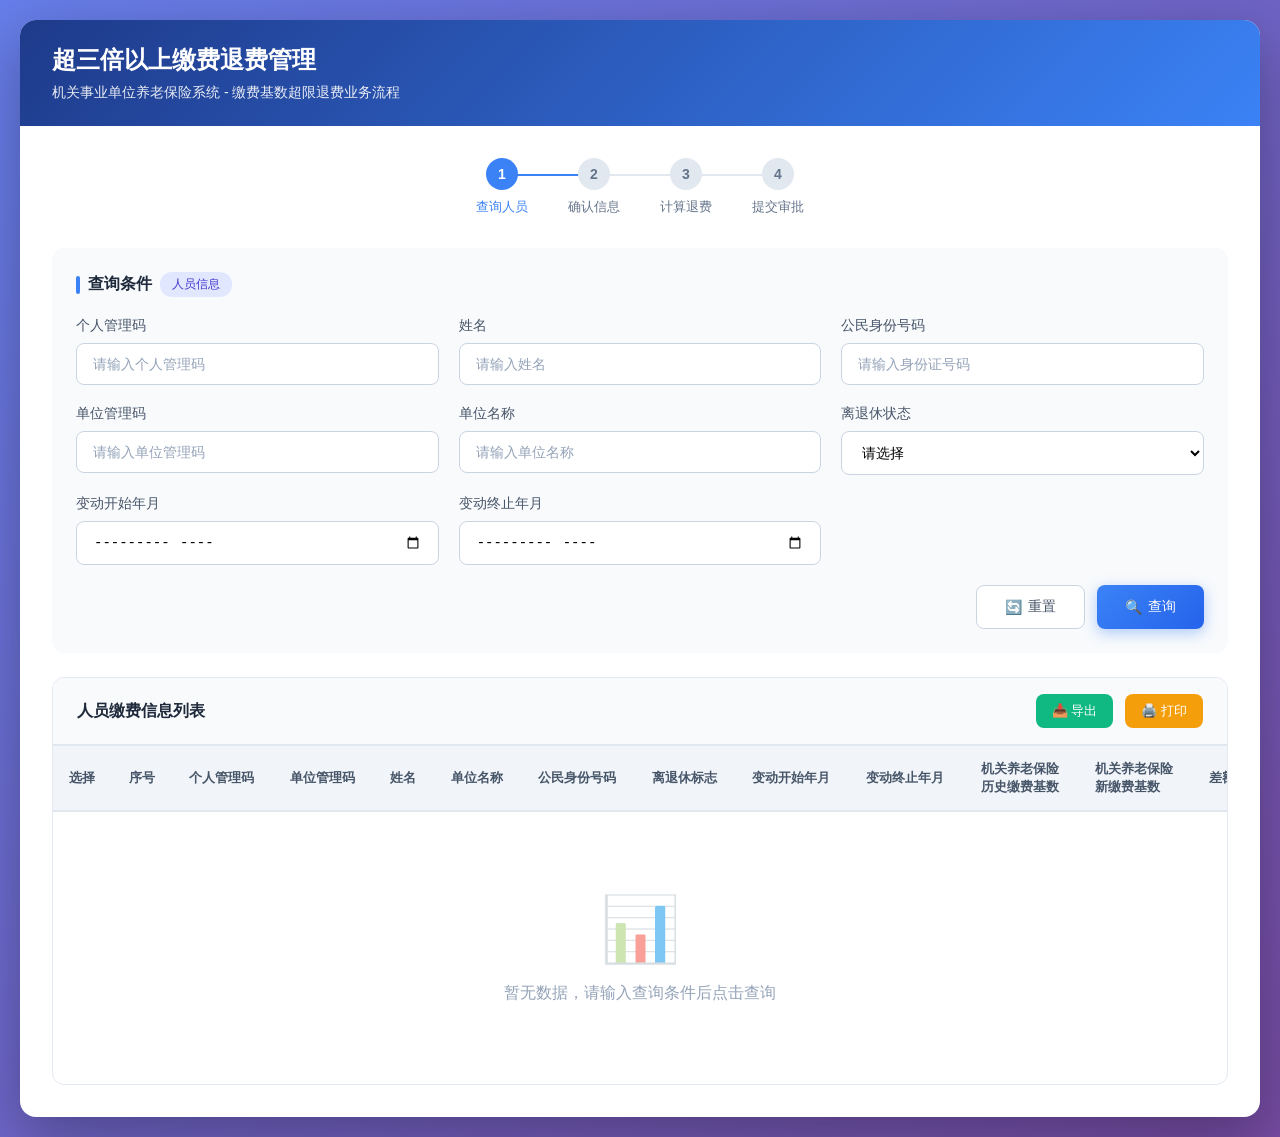
<file: 福享退/frontend/超三倍缴费退费查询.html>
<!DOCTYPE html>
<html lang="zh-CN">
<head>
    <meta charset="UTF-8">
    <meta name="viewport" content="width=device-width, initial-scale=1.0">
    <title>超三倍以上缴费退费管理</title>
    <style>
        * {
            margin: 0;
            padding: 0;
            box-sizing: border-box;
        }

        body {
            font-family: -apple-system, BlinkMacSystemFont, 'Segoe UI', 'PingFang SC', 'Hiragino Sans GB', 'Microsoft YaHei', sans-serif;
            background: linear-gradient(135deg, #667eea 0%, #764ba2 100%);
            min-height: 100vh;
            padding: 20px;
        }

        .container {
            max-width: 1400px;
            margin: 0 auto;
            background: white;
            border-radius: 16px;
            box-shadow: 0 20px 60px rgba(0, 0, 0, 0.3);
            overflow: hidden;
        }

        .header {
            background: linear-gradient(135deg, #1e3a8a 0%, #3b82f6 100%);
            color: white;
            padding: 24px 32px;
        }

        .header h1 {
            font-size: 24px;
            font-weight: 600;
            margin-bottom: 8px;
        }

        .header p {
            font-size: 14px;
            opacity: 0.9;
        }

        .content {
            padding: 32px;
        }

        /* 通用区块样式 */
        .section {
            background: #f8fafc;
            border-radius: 12px;
            padding: 24px;
            margin-bottom: 24px;
        }

        .section-title {
            font-size: 16px;
            font-weight: 600;
            color: #1e293b;
            margin-bottom: 20px;
            display: flex;
            align-items: center;
            gap: 8px;
        }

        .section-title::before {
            content: '';
            width: 4px;
            height: 18px;
            background: #3b82f6;
            border-radius: 2px;
        }

        .section-title .badge {
            background: #e0e7ff;
            color: #4338ca;
            padding: 4px 12px;
            border-radius: 12px;
            font-size: 12px;
            font-weight: 500;
        }

        /* 表单样式 */
        .form-grid {
            display: grid;
            grid-template-columns: repeat(auto-fit, minmax(280px, 1fr));
            gap: 20px;
        }

        .form-group {
            display: flex;
            flex-direction: column;
            gap: 8px;
        }

        .form-group label {
            font-size: 14px;
            font-weight: 500;
            color: #475569;
        }

        .form-group label .required {
            color: #ef4444;
            margin-left: 2px;
        }

        .form-group input,
        .form-group select {
            padding: 12px 16px;
            border: 1px solid #cbd5e1;
            border-radius: 8px;
            font-size: 14px;
            transition: all 0.3s ease;
            background: white;
        }

        .form-group input:focus,
        .form-group select:focus {
            outline: none;
            border-color: #3b82f6;
            box-shadow: 0 0 0 3px rgba(59, 130, 246, 0.1);
        }

        .form-group input::placeholder {
            color: #94a3b8;
        }

        .button-group {
            display: flex;
            gap: 12px;
            margin-top: 20px;
            justify-content: flex-end;
        }

        .btn {
            padding: 12px 28px;
            border: none;
            border-radius: 8px;
            font-size: 14px;
            font-weight: 500;
            cursor: pointer;
            transition: all 0.3s ease;
            display: inline-flex;
            align-items: center;
            gap: 6px;
        }

        .btn-primary {
            background: linear-gradient(135deg, #3b82f6 0%, #2563eb 100%);
            color: white;
            box-shadow: 0 4px 14px rgba(59, 130, 246, 0.4);
        }

        .btn-primary:hover {
            transform: translateY(-2px);
            box-shadow: 0 6px 20px rgba(59, 130, 246, 0.5);
        }

        .btn-secondary {
            background: white;
            color: #475569;
            border: 1px solid #cbd5e1;
        }

        .btn-secondary:hover {
            background: #f1f5f9;
            border-color: #94a3b8;
        }

        .btn-success {
            background: #10b981;
            color: white;
        }

        .btn-success:hover {
            background: #059669;
        }

        .btn-warning {
            background: #f59e0b;
            color: white;
        }

        .btn-warning:hover {
            background: #d97706;
        }

        .btn-danger {
            background: #ef4444;
            color: white;
        }

        .btn-danger:hover {
            background: #dc2626;
        }

        /* 表格样式 */
        .table-section {
            background: white;
            border-radius: 12px;
            border: 1px solid #e2e8f0;
            overflow: hidden;
        }

        .table-header {
            background: #f8fafc;
            padding: 16px 24px;
            border-bottom: 2px solid #e2e8f0;
            display: flex;
            justify-content: space-between;
            align-items: center;
        }

        .table-title {
            font-size: 16px;
            font-weight: 600;
            color: #1e293b;
        }

        .table-actions {
            display: flex;
            gap: 12px;
        }

        .btn-icon {
            padding: 8px 16px;
            font-size: 13px;
        }

        .table-container {
            overflow-x: auto;
        }

        table {
            width: 100%;
            border-collapse: collapse;
            min-width: 1200px;
        }

        thead {
            background: #f1f5f9;
        }

        th {
            padding: 14px 16px;
            text-align: left;
            font-size: 13px;
            font-weight: 600;
            color: #475569;
            border-bottom: 2px solid #e2e8f0;
            white-space: nowrap;
        }

        td {
            padding: 14px 16px;
            font-size: 14px;
            color: #334155;
            border-bottom: 1px solid #f1f5f9;
        }

        tbody tr {
            transition: all 0.2s ease;
            cursor: pointer;
        }

        tbody tr:hover {
            background: #eff6ff;
        }

        tbody tr.selected {
            background: #dbeafe;
            border-left: 4px solid #3b82f6;
        }

        .empty-state {
            text-align: center;
            padding: 80px 20px;
            color: #94a3b8;
        }

        .empty-state .icon {
            font-size: 64px;
            margin-bottom: 16px;
            opacity: 0.5;
        }

        .empty-state p {
            font-size: 16px;
        }

        /* 状态标签 */
        .status-tag {
            display: inline-block;
            padding: 4px 12px;
            border-radius: 20px;
            font-size: 12px;
            font-weight: 500;
        }

        .status-tag.success {
            background: #dcfce7;
            color: #166534;
        }

        .status-tag.warning {
            background: #fef3c7;
            color: #92400e;
        }

        .status-tag.info {
            background: #dbeafe;
            color: #1e40af;
        }

        .status-tag.danger {
            background: #fee2e2;
            color: #991b1b;
        }

        /* 详情面板 */
        .detail-panel {
            display: none;
            background: #f8fafc;
            border-top: 2px solid #e2e8f0;
            padding: 24px;
            animation: slideDown 0.3s ease;
        }

        .detail-panel.show {
            display: block;
        }

        @keyframes slideDown {
            from {
                opacity: 0;
                max-height: 0;
            }
            to {
                opacity: 1;
                max-height: 2000px;
            }
        }

        .detail-grid {
            display: grid;
            grid-template-columns: repeat(2, 1fr);
            gap: 24px;
        }

        .detail-card {
            background: white;
            border-radius: 12px;
            padding: 20px;
            border: 1px solid #e2e8f0;
        }

        .detail-card.full {
            grid-column: span 2;
        }

        .card-title {
            font-size: 15px;
            font-weight: 600;
            color: #1e293b;
            margin-bottom: 16px;
            padding-bottom: 12px;
            border-bottom: 1px solid #e2e8f0;
            display: flex;
            align-items: center;
            gap: 8px;
        }

        .info-grid {
            display: grid;
            grid-template-columns: repeat(2, 1fr);
            gap: 16px;
        }

        .info-item {
            display: flex;
            flex-direction: column;
            gap: 4px;
        }

        .info-item label {
            font-size: 12px;
            color: #64748b;
        }

        .info-item .value {
            font-size: 14px;
            color: #1e293b;
            font-weight: 500;
        }

        .info-item .value.highlight {
            color: #3b82f6;
            font-size: 18px;
        }

        .info-item .value.danger {
            color: #ef4444;
        }

        .info-item .value.success {
            color: #10b981;
        }

        /* 退费计算表格 */
        .refund-table {
            width: 100%;
            border-collapse: collapse;
        }

        .refund-table th,
        .refund-table td {
            padding: 12px;
            text-align: center;
            border: 1px solid #e2e8f0;
        }

        .refund-table th {
            background: #f1f5f9;
            font-weight: 600;
        }

        .refund-table tr:last-child td {
            background: #fef3c7;
            font-weight: 600;
        }

        /* 操作按钮区域 */
        .action-area {
            margin-top: 24px;
            padding-top: 20px;
            border-top: 1px solid #e2e8f0;
            display: flex;
            justify-content: flex-end;
            gap: 12px;
        }

        /* 分页 */
        .pagination {
            padding: 20px 24px;
            display: flex;
            justify-content: space-between;
            align-items: center;
            border-top: 1px solid #e2e8f0;
            background: #f8fafc;
        }

        .pagination-info {
            font-size: 14px;
            color: #64748b;
        }

        .pagination-buttons {
            display: flex;
            gap: 8px;
        }

        .page-btn {
            padding: 8px 14px;
            border: 1px solid #cbd5e1;
            background: white;
            border-radius: 6px;
            cursor: pointer;
            font-size: 13px;
            transition: all 0.2s ease;
        }

        .page-btn:hover {
            background: #f1f5f9;
        }

        .page-btn.active {
            background: #3b82f6;
            color: white;
            border-color: #3b82f6;
        }

        .page-btn:disabled {
            opacity: 0.5;
            cursor: not-allowed;
        }

        /* 金额高亮 */
        .amount-positive {
            color: #10b981;
            font-weight: 600;
        }

        .amount-negative {
            color: #ef4444;
            font-weight: 600;
        }

        /* 步骤指示器 */
        .steps {
            display: flex;
            justify-content: center;
            margin-bottom: 32px;
            gap: 40px;
        }

        .step {
            display: flex;
            flex-direction: column;
            align-items: center;
            gap: 8px;
            position: relative;
        }

        .step:not(:last-child)::after {
            content: '';
            position: absolute;
            top: 16px;
            left: 40px;
            width: 80px;
            height: 2px;
            background: #e2e8f0;
        }

        .step.active::after {
            background: #3b82f6;
        }

        .step-number {
            width: 32px;
            height: 32px;
            border-radius: 50%;
            background: #e2e8f0;
            display: flex;
            align-items: center;
            justify-content: center;
            font-weight: 600;
            color: #64748b;
            font-size: 14px;
        }

        .step.active .step-number {
            background: #3b82f6;
            color: white;
        }

        .step.completed .step-number {
            background: #10b981;
            color: white;
        }

        .step-label {
            font-size: 13px;
            color: #64748b;
        }

        .step.active .step-label {
            color: #3b82f6;
            font-weight: 500;
        }

        /* 响应式 */
        @media (max-width: 768px) {
            .content {
                padding: 20px;
            }

            .form-grid {
                grid-template-columns: 1fr;
            }

            .detail-grid {
                grid-template-columns: 1fr;
            }

            .detail-card.full {
                grid-column: span 1;
            }

            .button-group {
                flex-direction: column;
            }

            .btn {
                width: 100%;
                justify-content: center;
            }

            .steps {
                gap: 20px;
            }

            .step:not(:last-child)::after {
                width: 40px;
            }
        }
    </style>
</head>
<body>
    <div class="container">
        <div class="header">
            <h1>超三倍以上缴费退费管理</h1>
            <p>机关事业单位养老保险系统 - 缴费基数超限退费业务流程</p>
        </div>

        <div class="content">
            <!-- 步骤指示器 -->
            <div class="steps">
                <div class="step active">
                    <div class="step-number">1</div>
                    <div class="step-label">查询人员</div>
                </div>
                <div class="step">
                    <div class="step-number">2</div>
                    <div class="step-label">确认信息</div>
                </div>
                <div class="step">
                    <div class="step-number">3</div>
                    <div class="step-label">计算退费</div>
                </div>
                <div class="step">
                    <div class="step-number">4</div>
                    <div class="step-label">提交审批</div>
                </div>
            </div>

            <!-- ========== 模块1：查询条件 ========== -->
            <div class="section">
                <div class="section-title">
                    查询条件
                    <span class="badge">人员信息</span>
                </div>
                <div class="form-grid">
                    <div class="form-group">
                        <label>个人管理码</label>
                        <input type="text" id="personalCode" placeholder="请输入个人管理码">
                    </div>
                    <div class="form-group">
                        <label>姓名</label>
                        <input type="text" id="name" placeholder="请输入姓名">
                    </div>
                    <div class="form-group">
                        <label>公民身份号码</label>
                        <input type="text" id="idCard" placeholder="请输入身份证号码">
                    </div>
                    <div class="form-group">
                        <label>单位管理码</label>
                        <input type="text" id="unitCode" placeholder="请输入单位管理码">
                    </div>
                    <div class="form-group">
                        <label>单位名称</label>
                        <input type="text" id="unitName" placeholder="请输入单位名称">
                    </div>
                    <div class="form-group">
                        <label>离退休状态</label>
                        <select id="retireStatus">
                            <option value="">请选择</option>
                            <option value="0">在职</option>
                            <option value="1">离退休</option>
                        </select>
                    </div>
                    <div class="form-group">
                        <label>变动开始年月</label>
                        <input type="month" id="startMonth">
                    </div>
                    <div class="form-group">
                        <label>变动终止年月</label>
                        <input type="month" id="endMonth">
                    </div>
                </div>
                <div class="button-group">
                    <button class="btn btn-secondary" onclick="resetForm()">
                        <span>🔄</span> 重置
                    </button>
                    <button class="btn btn-primary" onclick="search()">
                        <span>🔍</span> 查询
                    </button>
                </div>
            </div>

            <!-- ========== 模块2：人员缴费信息 ========== -->
            <div class="table-section">
                <div class="table-header">
                    <div class="table-title">人员缴费信息列表</div>
                    <div class="table-actions">
                        <button class="btn btn-icon btn-success" onclick="exportData()">
                            📥 导出
                        </button>
                        <button class="btn btn-icon btn-warning" onclick="printData()">
                            🖨️ 打印
                        </button>
                    </div>
                </div>
                <div class="table-container">
                    <table>
                        <thead>
                            <tr>
                                <th>选择</th>
                                <th>序号</th>
                                <th>个人管理码</th>
                                <th>单位管理码</th>
                                <th>姓名</th>
                                <th>单位名称</th>
                                <th>公民身份号码</th>
                                <th>离退休标志</th>
                                <th>变动开始年月</th>
                                <th>变动终止年月</th>
                                <th>机关养老保险<br>历史缴费基数</th>
                                <th>机关养老保险<br>新缴费基数</th>
                                <th>差额</th>
                            </tr>
                        </thead>
                        <tbody id="tableBody">
                            <!-- 数据会通过JS填充 -->
                        </tbody>
                    </table>
                    <div class="empty-state" id="emptyState">
                        <div class="icon">📊</div>
                        <p>暂无数据，请输入查询条件后点击查询</p>
                    </div>
                </div>
                <div class="pagination" id="pagination" style="display: none;">
                    <div class="pagination-info">
                        共 <span id="totalCount">0</span> 条记录，第 <span id="currentPage">1</span>/<span id="totalPages">1</span> 页
                    </div>
                    <div class="pagination-buttons">
                        <button class="page-btn" id="prevBtn" onclick="prevPage()" disabled>上一页</button>
                        <button class="page-btn active">1</button>
                        <button class="page-btn" id="nextBtn" onclick="nextPage()" disabled>下一页</button>
                    </div>
                </div>

                <!-- ========== 详情展开面板 ========== -->
                <div class="detail-panel" id="detailPanel">
                    <div class="detail-grid">
                        <!-- 模块3：退费账户信息 -->
                        <div class="detail-card">
                            <div class="card-title">
                                🏦 退费账户信息
                            </div>
                            <div class="info-grid">
                                <div class="info-item">
                                    <label>账户名称</label>
                                    <div class="value" id="accountName">-</div>
                                </div>
                                <div class="info-item">
                                    <label>身份证号码</label>
                                    <div class="value" id="accountIdCard">-</div>
                                </div>
                                <div class="info-item">
                                    <label>开户银行</label>
                                    <div class="value" id="bankName">-</div>
                                </div>
                                <div class="info-item">
                                    <label>银行账号</label>
                                    <div class="value" id="bankAccount">-</div>
                                </div>
                                <div class="info-item">
                                    <label>联行号</label>
                                    <div class="value" id="bankCode">-</div>
                                </div>
                                <div class="info-item">
                                    <label>账户状态</label>
                                    <div class="value"><span class="status-tag success" id="accountStatus">正常</span></div>
                                </div>
                            </div>
                        </div>

                        <!-- 模块4：超三倍退费信息 -->
                        <div class="detail-card">
                            <div class="card-title">
                                💰 超三倍退费计算信息
                            </div>
                            <div class="info-grid">
                                <div class="info-item">
                                    <label>上年度社平工资（三倍）</label>
                                    <div class="value" id="avgSalary">27,750.00 元</div>
                                </div>
                                <div class="info-item">
                                    <label>超三倍月数</label>
                                    <div class="value highlight" id="overMonths">6个月</div>
                                </div>
                                <div class="info-item">
                                    <label>应缴基数（三倍封顶）</label>
                                    <div class="value" id="shouldBase">27,750.00 元</div>
                                </div>
                                <div class="info-item">
                                    <label>实际缴费基数</label>
                                    <div class="value danger" id="actualBase">35,000.00 元</div>
                                </div>
                                <div class="info-item">
                                    <label>每月差额（单位+个人）</label>
                                    <div class="value danger" id="monthDiff">2,887.50 元</div>
                                </div>
                                <div class="info-item">
                                    <label>预计退费总额</label>
                                    <div class="value highlight" id="totalRefund">17,325.00 元</div>
                                </div>
                            </div>
                        </div>

                        <!-- 退费明细表格（全宽） -->
                        <div class="detail-card full">
                            <div class="card-title">
                                📋 超三倍缴费退费明细清单
                            </div>
                            <table class="refund-table">
                                <thead>
                                    <tr>
                                        <th>序号</th>
                                        <th>缴费年月</th>
                                        <th>缴费基数</th>
                                        <th>三倍封顶基数</th>
                                        <th>基数差额</th>
                                        <th>单位缴费比例</th>
                                        <th>单位退费金额</th>
                                        <th>个人缴费比例</th>
                                        <th>个人退费金额</th>
                                        <th>当月退费合计</th>
                                    </tr>
                                </thead>
                                <tbody id="refundDetailBody">
                                    <!-- 动态填充 -->
                                </tbody>
                            </table>
                        </div>
                    </div>

                    <!-- 操作按钮区域 -->
                    <div class="action-area">
                        <button class="btn btn-secondary" onclick="closeDetail()">
                            取消
                        </button>
                        <button class="btn btn-warning" onclick="previewRefund()">
                            📄 预览退费单
                        </button>
                        <button class="btn btn-primary" onclick="submitApproval()">
                            ✅ 提交审批
                        </button>
                    </div>
                </div>
            </div>
        </div>
    </div>

    <script>
        // 模拟数据
        const mockData = [
            {
                id: 1,
                personalCode: 'P20240001',
                unitCode: 'U001',
                name: '张三',
                unitName: '福建省人力资源和社会保障厅',
                idCard: '350102198001011234',
                retireStatus: '在职',
                startMonth: '202401',
                endMonth: '202406',
                oldBase: 35000,
                newBase: 27750,
                accountName: '张三',
                bankName: '中国工商银行福州市分行',
                bankAccount: '6222021402001234567',
                bankCode: 'ICBKCNBJFZ'
            },
            {
                id: 2,
                personalCode: 'P20240002',
                unitCode: 'U002',
                name: '李四',
                unitName: '福州市财政局',
                idCard: '350103197505055678',
                retireStatus: '退休',
                startMonth: '202401',
                endMonth: '202412',
                oldBase: 32000,
                newBase: 27750,
                accountName: '李四',
                bankName: '中国建设银行福州市分行',
                bankAccount: '6217001820007654321',
                bankCode: 'PCBCCNBJFZ'
            },
            {
                id: 3,
                personalCode: 'P20240003',
                unitCode: 'U003',
                name: '王五',
                unitName: '厦门市教育局',
                idCard: '350203198808089012',
                retireStatus: '在职',
                startMonth: '202403',
                endMonth: '202409',
                oldBase: 38000,
                newBase: 27750,
                accountName: '王五',
                bankName: '中国银行厦门市分行',
                bankAccount: '6216601700008765432',
                bankCode: 'BKCHCNBJXMN'
            }
        ];

        let currentPage = 1;
        let pageSize = 10;
        let currentData = [];
        let selectedId = null;

        // 三倍基数标准（福建省2024年标准）
        const TRIPLE_BASE = 27750;

        // 格式化年月显示
        function formatYearMonth(ym) {
            if (!ym) return '-';
            return ym.substring(0, 4) + '年' + ym.substring(4, 6) + '月';
        }

        // 格式化金额
        function formatMoney(num) {
            return num.toLocaleString('zh-CN', { minimumFractionDigits: 2, maximumFractionDigits: 2 }) + ' 元';
        }

        // 计算退费明细
        function calculateRefundDetail(item) {
            const start = parseInt(item.startMonth);
            const end = parseInt(item.endMonth);
            const details = [];
            
            let year = Math.floor(start / 100);
            let month = start % 100;
            let seq = 1;
            let totalUnitRefund = 0;
            let totalPersonRefund = 0;
            
            while (year * 100 + month <= end) {
                const baseDiff = item.oldBase - TRIPLE_BASE;
                const unitRate = 0.16;
                const personRate = 0.08;
                const unitRefund = baseDiff * unitRate;
                const personRefund = baseDiff * personRate;
                const monthTotal = unitRefund + personRefund;
                
                totalUnitRefund += unitRefund;
                totalPersonRefund += personRefund;
                
                details.push({
                    seq: seq++,
                    yearMonth: `${year}年${month.toString().padStart(2, '0')}月`,
                    oldBase: item.oldBase,
                    tripleBase: TRIPLE_BASE,
                    baseDiff: baseDiff,
                    unitRate: `${(unitRate * 100).toFixed(0)}%`,
                    unitRefund: unitRefund,
                    personRate: `${(personRate * 100).toFixed(0)}%`,
                    personRefund: personRefund,
                    monthTotal: monthTotal
                });
                
                month++;
                if (month > 12) {
                    month = 1;
                    year++;
                }
            }
            
            return {
                details: details,
                totalUnitRefund: totalUnitRefund,
                totalPersonRefund: totalPersonRefund,
                totalRefund: totalUnitRefund + totalPersonRefund
            };
        }

        // 渲染表格
        function renderTable(data) {
            const tbody = document.getElementById('tableBody');
            const emptyState = document.getElementById('emptyState');
            const pagination = document.getElementById('pagination');

            if (!data || data.length === 0) {
                tbody.innerHTML = '';
                emptyState.style.display = 'block';
                pagination.style.display = 'none';
                return;
            }

            emptyState.style.display = 'none';
            pagination.style.display = 'flex';

            // 分页处理
            const start = (currentPage - 1) * pageSize;
            const end = start + pageSize;
            const pageData = data.slice(start, end);
            const totalPages = Math.ceil(data.length / pageSize);

            // 更新分页信息
            document.getElementById('totalCount').textContent = data.length;
            document.getElementById('currentPage').textContent = currentPage;
            document.getElementById('totalPages').textContent = totalPages;
            document.getElementById('prevBtn').disabled = currentPage === 1;
            document.getElementById('nextBtn').disabled = currentPage === totalPages;

            tbody.innerHTML = pageData.map((item, index) => {
                const diff = item.oldBase - item.newBase;
                const diffClass = diff > 0 ? 'amount-negative' : 'amount-positive';
                return `
                <tr class="${selectedId === item.id ? 'selected' : ''}" onclick="selectRow(${item.id})">
                    <td><input type="radio" name="selectRow" ${selectedId === item.id ? 'checked' : ''}></td>
                    <td>${start + index + 1}</td>
                    <td>${item.personalCode}</td>
                    <td>${item.unitCode}</td>
                    <td><strong>${item.name}</strong></td>
                    <td>${item.unitName}</td>
                    <td>${item.idCard}</td>
                    <td><span class="status-tag ${item.retireStatus === '在职' ? 'info' : 'success'}">${item.retireStatus}</span></td>
                    <td>${formatYearMonth(item.startMonth)}</td>
                    <td>${formatYearMonth(item.endMonth)}</td>
                    <td style="color: #dc2626; font-weight: 500;">${formatMoney(item.oldBase)}</td>
                    <td style="color: #16a34a; font-weight: 500;">${formatMoney(item.newBase)}</td>
                    <td class="${diffClass}">${formatMoney(diff)}</td>
                </tr>
                `;
            }).join('');
        }

        // 选中行
        function selectRow(id) {
            selectedId = id;
            renderTable(currentData);
            showDetail(id);
            updateStep(2);
        }

        // 显示详情
        function showDetail(id) {
            const item = mockData.find(d => d.id === id);
            if (!item) return;

            const refundInfo = calculateRefundDetail(item);

            // 填充账户信息
            document.getElementById('accountName').textContent = item.accountName;
            document.getElementById('accountIdCard').textContent = item.idCard;
            document.getElementById('bankName').textContent = item.bankName;
            document.getElementById('bankAccount').textContent = item.bankAccount;
            document.getElementById('bankCode').textContent = item.bankCode;

            // 填充退费计算信息
            const overMonths = refundInfo.details.length;
            document.getElementById('overMonths').textContent = `${overMonths}个月`;
            document.getElementById('shouldBase').textContent = formatMoney(TRIPLE_BASE);
            document.getElementById('actualBase').textContent = formatMoney(item.oldBase);
            document.getElementById('monthDiff').textContent = formatMoney(refundInfo.totalRefund / overMonths);
            document.getElementById('totalRefund').textContent = formatMoney(refundInfo.totalRefund);

            // 填充退费明细表格
            const detailBody = document.getElementById('refundDetailBody');
            detailBody.innerHTML = refundInfo.details.map(d => `
                <tr>
                    <td>${d.seq}</td>
                    <td>${d.yearMonth}</td>
                    <td>${formatMoney(d.oldBase)}</td>
                    <td>${formatMoney(d.tripleBase)}</td>
                    <td class="amount-negative">${formatMoney(d.baseDiff)}</td>
                    <td>${d.unitRate}</td>
                    <td class="amount-positive">${formatMoney(d.unitRefund)}</td>
                    <td>${d.personRate}</td>
                    <td class="amount-positive">${formatMoney(d.personRefund)}</td>
                    <td class="amount-positive" style="font-weight: 600;">${formatMoney(d.monthTotal)}</td>
                </tr>
            `).join('') + `
                <tr>
                    <td colspan="5" style="text-align: right; font-weight: 600;">合计</td>
                    <td>-</td>
                    <td class="amount-positive" style="font-weight: 600;">${formatMoney(refundInfo.totalUnitRefund)}</td>
                    <td>-</td>
                    <td class="amount-positive" style="font-weight: 600;">${formatMoney(refundInfo.totalPersonRefund)}</td>
                    <td class="amount-positive" style="font-weight: 600;">${formatMoney(refundInfo.totalRefund)}</td>
                </tr>
            `;

            // 显示详情面板
            document.getElementById('detailPanel').classList.add('show');
        }

        // 关闭详情
        function closeDetail() {
            selectedId = null;
            renderTable(currentData);
            document.getElementById('detailPanel').classList.remove('show');
            updateStep(1);
        }

        // 更新步骤指示器
        function updateStep(step) {
            document.querySelectorAll('.step').forEach((el, index) => {
                el.classList.remove('active', 'completed');
                if (index + 1 < step) {
                    el.classList.add('completed');
                } else if (index + 1 === step) {
                    el.classList.add('active');
                }
            });
        }

        // 查询功能
        function search() {
            const personalCode = document.getElementById('personalCode').value.trim();
            const name = document.getElementById('name').value.trim();
            const idCard = document.getElementById('idCard').value.trim();
            const unitCode = document.getElementById('unitCode').value.trim();
            const unitName = document.getElementById('unitName').value.trim();
            const retireStatus = document.getElementById('retireStatus').value;
            const startMonth = document.getElementById('startMonth').value.replace('-', '');
            const endMonth = document.getElementById('endMonth').value.replace('-', '');

            // 模拟筛选
            currentData = mockData.filter(item => {
                if (personalCode && !item.personalCode.includes(personalCode)) return false;
                if (name && !item.name.includes(name)) return false;
                if (idCard && !item.idCard.includes(idCard)) return false;
                if (unitCode && !item.unitCode.includes(unitCode)) return false;
                if (unitName && !item.unitName.includes(unitName)) return false;
                if (retireStatus && (retireStatus === '0' ? '在职' : '离退休') !== item.retireStatus) return false;
                if (startMonth && item.startMonth < startMonth) return false;
                if (endMonth && item.endMonth > endMonth) return false;
                return true;
            });

            currentPage = 1;
            selectedId = null;
            document.getElementById('detailPanel').classList.remove('show');
            renderTable(currentData);

            // 显示查询结果提示
            if (currentData.length > 0) {
                showToast(`查询成功，共找到 ${currentData.length} 条符合条件的超三倍缴费记录`, 'success');
            } else {
                showToast('未找到符合条件的数据', 'warning');
            }
        }

        // 重置表单
        function resetForm() {
            document.querySelectorAll('input, select').forEach(el => el.value = '');
            currentData = [];
            currentPage = 1;
            selectedId = null;
            document.getElementById('detailPanel').classList.remove('show');
            renderTable([]);
            updateStep(1);
            showToast('表单已重置', 'info');
        }

        // 上一页
        function prevPage() {
            if (currentPage > 1) {
                currentPage--;
                renderTable(currentData);
            }
        }

        // 下一页
        function nextPage() {
            const totalPages = Math.ceil(currentData.length / pageSize);
            if (currentPage < totalPages) {
                currentPage++;
                renderTable(currentData);
            }
        }

        // 预览退费单
        function previewRefund() {
            updateStep(3);
            showToast('正在生成退费审批单...', 'info');
            setTimeout(() => {
                showToast('退费审批单预览已生成', 'success');
            }, 1000);
        }

        // 提交审批
        function submitApproval() {
            updateStep(3);
            if (!selectedId) {
                showToast('请先选择一条记录', 'warning');
                return;
            }
            const item = mockData.find(d => d.id === selectedId);
            if (confirm(`确认提交 ${item.name} 的超三倍缴费退费申请吗？\n\n退费金额：${document.getElementById('totalRefund').textContent}`)) {
                updateStep(4);
                showToast('退费申请已成功提交审批！', 'success');
            }
        }

        // 导出数据
        function exportData() {
            if (currentData.length === 0) {
                showToast('没有数据可导出', 'warning');
                return;
            }
            showToast('数据导出成功，文件已保存', 'success');
        }

        // 打印数据
        function printData() {
            if (currentData.length === 0) {
                showToast('没有数据可打印', 'warning');
                return;
            }
            window.print();
        }

        // Toast 提示
        function showToast(message, type = 'info') {
            const toast = document.createElement('div');
            toast.style.cssText = `
                position: fixed;
                top: 20px;
                right: 20px;
                padding: 16px 24px;
                background: ${type === 'success' ? '#10b981' : type === 'warning' ? '#f59e0b' : '#3b82f6'};
                color: white;
                border-radius: 8px;
                box-shadow: 0 4px 12px rgba(0,0,0,0.15);
                z-index: 10000;
                animation: slideIn 0.3s ease;
                font-size: 14px;
                font-weight: 500;
            `;
            toast.textContent = message;
            document.body.appendChild(toast);

            setTimeout(() => {
                toast.style.animation = 'slideOut 0.3s ease';
                setTimeout(() => toast.remove(), 300);
            }, 2500);
        }

        // 添加动画样式
        const style = document.createElement('style');
        style.textContent = `
            @keyframes slideIn {
                from { transform: translateX(100%); opacity: 0; }
                to { transform: translateX(0); opacity: 1; }
            }
            @keyframes slideOut {
                from { transform: translateX(0); opacity: 1; }
                to { transform: translateX(100%); opacity: 0; }
            }
        `;
        document.head.appendChild(style);

        // 初始化显示空状态
        renderTable([]);
    </script>
</body>
</html>
</file>
<file: 福享退/frontend/css/index.css>
* {
            margin: 0;
            padding: 0;
            box-sizing: border-box;
        }
        
        body {
            font-family: -apple-system, BlinkMacSystemFont, 'Segoe UI', Roboto, 'Helvetica Neue', Arial, sans-serif;
            background: #f5f5f5;
            display: flex;
            justify-content: center;
            padding: 20px;
        }
        
        .phone {
            width: 375px;
            height: 667px;
            background: white;
            border-radius: 30px;
            box-shadow: 0 20px 60px rgba(0,0,0,0.15);
            overflow: hidden;
            position: relative;
        }
        
        .status-bar {
            height: 44px;
            background: linear-gradient(135deg, #FF6B6B 0%, #FF8E53 100%);
            display: flex;
            align-items: center;
            justify-content: space-between;
            padding: 0 20px;
            color: white;
            font-size: 14px;
            font-weight: 500;
        }
        
        .nav-bar {
            height: 44px;
            background: linear-gradient(135deg, #FF6B6B 0%, #FF8E53 100%);
            display: flex;
            align-items: center;
            justify-content: center;
            color: white;
            font-size: 17px;
            font-weight: 600;
            position: relative;
        }
        
        .nav-back {
            position: absolute;
            left: 16px;
            font-size: 20px;
            cursor: pointer;
        }
        
        .content {
            height: calc(100% - 88px - 60px);
            overflow-y: auto;
            padding: 16px;
        }
        
        .tab-bar {
            height: 60px;
            background: white;
            border-top: 1px solid #eee;
            display: flex;
            position: absolute;
            bottom: 0;
            width: 100%;
        }
        
        .tab-item {
            flex: 1;
            display: flex;
            flex-direction: column;
            align-items: center;
            justify-content: center;
            color: #999;
            font-size: 10px;
            cursor: pointer;
        }
        
        .tab-item.active {
            color: #FF6B6B;
        }
        
        .tab-icon {
            font-size: 22px;
            margin-bottom: 4px;
        }
        
        .page {
            display: none;
            position: relative;
        }
        
        .page.active {
            display: block;
        }
        
        .logo-area {
            text-align: center;
            padding: 24px 0 20px;
        }
        
        .logo {
            width: 80px;
            height: 80px;
            background: linear-gradient(135deg, #FF6B6B 0%, #FF8E53 100%);
            border-radius: 50%;
            margin: 0 auto 12px;
            display: flex;
            align-items: center;
            justify-content: center;
            color: white;
            font-size: 36px;
        }
        
        .logo-title {
            font-size: 24px;
            font-weight: 700;
            color: #333;
        }
        
        .logo-desc {
            font-size: 14px;
            color: #999;
            margin-top: 8px;
        }
        
        .menu-grid {
            display: grid;
            grid-template-columns: 1fr 1fr;
            gap: 16px;
            padding: 0 8px;
        }
        
        .menu-item {
            background: #fff;
            border-radius: 16px;
            padding: 16px 16px;
            text-align: center;
            box-shadow: 0 2px 12px rgba(0,0,0,0.08);
            cursor: pointer;
            transition: all 0.3s;
        }
        
        .menu-item:hover {
            transform: translateY(-2px);
            box-shadow: 0 4px 20px rgba(0,0,0,0.12);
        }
        
        .menu-icon {
            width: 42px;
            height: 42px;
            border-radius: 12px;
            margin: 0 auto 12px;
            display: flex;
            align-items: center;
            justify-content: center;
        }
        
        .menu-icon.primary {
            background: linear-gradient(135deg, #FF6B6B 0%, #FF8E53 100%);
        }
        
        .menu-icon.blue {
            background: linear-gradient(135deg, #4FACFE 0%, #0072FF 100%);
        }
        
        .menu-icon.green {
            background: linear-gradient(135deg, #10B981 0%, #059669 100%);
        }
        
        .menu-icon.purple {
            background: linear-gradient(135deg, #8B5CF6 0%, #7C3AED 100%);
        }
        
        .menu-icon svg {
            width: 24px;
            height: 24px;
        }
        
        .menu-title {
            font-size: 14px;
            font-weight: 600;
            color: #333;
        }
        
        .upload-area {
            border: 2px dashed #FF8E53;
            border-radius: 16px;
            padding: 32px 20px;
            text-align: center;
            background: #FFF8F0;
            cursor: pointer;
            margin-bottom: 20px;
            transition: all 0.3s;
        }
        
        .upload-area:hover {
            border-color: #FF6B6B;
            background: #FFE8D6;
            transform: translateY(-2px);
            box-shadow: 0 4px 12px rgba(255,142,83,0.2);
        }
        
        .upload-icon {
            width: 60px;
            height: 60px;
            background: linear-gradient(135deg, #FF6B6B 0%, #FF8E53 100%);
            border-radius: 50%;
            margin: 0 auto 12px;
            display: flex;
            align-items: center;
            justify-content: center;
            font-size: 28px;
            color: white;
        }
        
        .upload-title {
            font-size: 16px;
            font-weight: 600;
            color: #333;
            margin-bottom: 8px;
        }
        
        .upload-desc {
            font-size: 13px;
            color: #999;
        }
        
        .tips-card {
            background: #F8FAFC;
            border-radius: 12px;
            padding: 16px;
        }
        
        .tips-title {
            font-size: 14px;
            font-weight: 600;
            color: #333;
            margin-bottom: 12px;
            display: flex;
            align-items: center;
            gap: 6px;
        }
        
        .tips-list {
            list-style: none;
        }
        
        .tips-list li {
            font-size: 13px;
            color: #666;
            padding: 6px 0;
            padding-left: 20px;
            position: relative;
        }
        
        .tips-list li:before {
            content: "✓";
            position: absolute;
            left: 0;
            color: #10B981;
            font-weight: bold;
        }
        
        .step-bar {
            display: flex;
            justify-content: space-between;
            padding: 20px 0;
            margin-bottom: 20px;
        }
        
        .step-item {
            display: flex;
            flex-direction: column;
            align-items: center;
            flex: 1;
            position: relative;
        }
        
        .step-item:not(:last-child):after {
            content: "";
            position: absolute;
            top: 14px;
            right: -30%;
            width: 60%;
            height: 2px;
            background: #e5e7eb;
        }
        
        .step-item.active:not(:last-child):after {
            background: #FF6B6B;
        }
        
        .step-num {
            width: 28px;
            height: 28px;
            border-radius: 50%;
            background: #e5e7eb;
            color: #999;
            display: flex;
            align-items: center;
            justify-content: center;
            font-size: 14px;
            font-weight: 600;
            margin-bottom: 6px;
        }
        
        .step-item.active .step-num {
            background: linear-gradient(135deg, #FF6B6B 0%, #FF8E53 100%);
            color: white;
        }
        
        .step-item.finish .step-num {
            background: #10B981;
            color: white;
        }
        
        .step-text {
            font-size: 12px;
            color: #999;
        }
        
        .step-item.active .step-text {
            color: #FF6B6B;
            font-weight: 500;
        }
        
        .table-card {
            background: linear-gradient(180deg, #FFFFFF 0%, #FFFAFA 100%);
            border-radius: 12px;
            box-shadow: 0 4px 16px rgba(255, 107, 107, 0.1);
            overflow: hidden;
            margin-bottom: 16px;
            border: 1px solid rgba(255, 107, 107, 0.1);
        }
        
        .table-header {
            background: white;
            padding: 10px 16px;
            display: flex;
            justify-content: space-between;
            align-items: center;
            border-bottom: 1px solid #f0f0f0;
        }
        
        .table-title {
            font-size: 14px;
            font-weight: 600;
            color: #333;
        }
        
        .year-select {
            padding: 5px 8px;
            border: 1px solid #ddd;
            border-radius: 6px;
            font-size: 12px;
            background: white;
            color: #666;
        }
        
        .table-row {
            padding: 10px 16px;
            display: flex;
            justify-content: space-between;
            align-items: center;
            border-bottom: 1px solid #f0f0f0;
            background: linear-gradient(135deg, #FFFEFE 0%, #FFF5F5 100%);
            transition: all 0.3s ease;
        }
        
        .table-row:hover {
            background: linear-gradient(135deg, #FFF5F5 0%, #FFE8E8 100%);
        }
        
        .table-row:last-child {
            border-bottom: none;
        }
        
        .row-left {
            flex: 1;
            position: relative;
            z-index: 1;
        }
        
        .row-year {
            font-size: 15px;
            font-weight: 700;
            color: #333;
            display: flex;
            align-items: center;
        }
        
        .row-base {
            font-size: 12px;
            color: #999;
            margin-top: 3px;
        }
        
        .row-right {
            text-align: right;
            position: relative;
            z-index: 9999 !important;
            pointer-events: auto !important;
        }
        
        .row-money {
            font-size: 15px;
            font-weight: 700;
            color: #FF6B6B;
        }
        
        .row-month {
            font-size: 12px;
            color: #999;
            margin-top: 3px;
        }
        
        .edit-btn {
            padding: 6px 14px;
            background: linear-gradient(135deg, #FF6B6B 0%, #FF8E53 100%);
            border: none;
            border-radius: 8px;
            font-size: 12px;
            color: white;
            font-weight: 600;
            margin-top: 6px;
            cursor: pointer !important;
            position: relative;
            z-index: 99999 !important;
            pointer-events: auto !important;
            isolation: isolate;
        }
        
        .edit-btn:active {
            transform: scale(0.95);
        }
        
        .summary-card {
            background: linear-gradient(135deg, #FF7B6B 0%, #FF6B6B 100%);
            border-radius: 12px;
            padding: 16px;
            color: white;
            margin-bottom: 16px;
            width: 100%;
            box-sizing: border-box;
        }
        
        .summary-title {
            font-size: 12px;
            opacity: 0.9;
            margin-bottom: 6px;
        }
        
        .summary-number {
            font-size: 22px;
            font-weight: 700;
        }
        
        .summary-unit {
            font-size: 11px;
            opacity: 0.7;
        }
        
        .summary-row {
            display: flex;
            justify-content: space-between;
            margin-top: 12px;
            padding-top: 12px;
            border-top: 1px solid rgba(255,255,255,0.2);
        }
        
        .summary-item {
            text-align: center;
            flex: 1;
        }
        
        .summary-label {
            font-size: 11px;
            opacity: 0.7;
        }
        
        .summary-value {
            font-size: 13px;
            font-weight: 600;
            margin-top: 4px;
        }
        
        .form-card {
            background: white;
            border-radius: 12px;
            padding: 20px 16px;
            box-shadow: 0 2px 8px rgba(0,0,0,0.06);
            margin-bottom: 16px;
        }
        
        .form-item {
            margin-bottom: 20px;
        }
        
        .form-item:last-child {
            margin-bottom: 0;
        }
        
        .form-label {
            font-size: 14px;
            font-weight: 500;
            color: #333;
            margin-bottom: 8px;
            display: flex;
            align-items: center;
            gap: 4px;
        }
        
        .form-label .required {
            color: #FF6B6B;
        }
        
        .form-input {
            width: 100%;
            padding: 12px 14px;
            border: 1px solid #e5e7eb;
            border-radius: 8px;
            font-size: 15px;
            transition: all 0.3s;
        }
        
        .form-input:focus {
            outline: none;
            border-color: #FF6B6B;
            box-shadow: 0 0 0 3px rgba(255,107,107,0.1);
        }
        
        .form-tip {
            font-size: 12px;
            color: #999;
            margin-top: 6px;
        }
        
        .calc-btn {
            width: 100%;
            padding: 16px;
            background: linear-gradient(135deg, #FF6B6B 0%, #FF8E53 100%);
            border: none;
            border-radius: 12px;
            color: white;
            font-size: 16px;
            font-weight: 600;
            cursor: pointer;
            transition: all 0.3s;
            box-shadow: 0 4px 12px rgba(255,107,107,0.3);
        }
        
        .calc-btn:hover {
            transform: translateY(-2px);
            box-shadow: 0 6px 20px rgba(255,107,107,0.4);
        }
        
        .result-card {
            background: linear-gradient(135deg, #FF6B6B 0%, #FF8E53 100%);
            border-radius: 20px;
            padding: 30px 20px;
            text-align: center;
            color: white;
            margin-bottom: 20px;
        }
        
        .result-label {
            font-size: 14px;
            opacity: 0.9;
            margin-bottom: 8px;
        }
        
        .result-number {
            font-size: 48px;
            font-weight: 700;
        }
        
        .result-unit {
            font-size: 16px;
            opacity: 0.8;
        }
        
        .result-desc {
            font-size: 13px;
            opacity: 0.7;
            margin-top: 12px;
        }
        
        .detail-card {
            background: white;
            border-radius: 12px;
            box-shadow: 0 2px 8px rgba(0,0,0,0.06);
            margin-bottom: 16px;
            overflow: hidden;
        }
        
        .detail-header {
            padding: 16px;
            background: #F8FAFC;
            font-size: 15px;
            font-weight: 600;
            color: #333;
            border-bottom: 1px solid #eee;
            display: flex;
            justify-content: space-between;
            align-items: center;
            cursor: pointer;
        }
        
        .detail-content {
            padding: 16px;
        }
        
        .detail-row {
            display: flex;
            justify-content: space-between;
            padding: 10px 0;
            border-bottom: 1px solid #f5f5f5;
        }
        
        .detail-row:last-child {
            border-bottom: none;
        }
        
        .detail-label {
            font-size: 14px;
            color: #666;
        }
        
        .detail-value {
            font-size: 14px;
            color: #333;
            font-weight: 500;
        }
        
        .detail-value.highlight {
            color: #FF6B6B;
            font-weight: 600;
        }
        
        .action-buttons {
            display: flex;
            gap: 12px;
            margin-top: 20px;
        }
        
        .btn-secondary {
            flex: 1;
            padding: 14px;
            background: #F1F5F9;
            border: none;
            border-radius: 10px;
            color: #666;
            font-size: 15px;
            font-weight: 500;
            cursor: pointer;
        }
        
        .btn-primary {
            flex: 1;
            padding: 14px;
            background: linear-gradient(135deg, #FF6B6B 0%, #FF8E53 100%);
            border: none;
            border-radius: 10px;
            color: white;
            font-size: 15px;
            font-weight: 500;
            cursor: pointer;
        }
        
        .empty-state {
            text-align: center;
            padding: 60px 20px;
        }
        
        .empty-icon {
            font-size: 64px;
            margin-bottom: 16px;
            opacity: 0.5;
        }
        
        .empty-title {
            font-size: 16px;
            color: #333;
            margin-bottom: 8px;
        }
        
        .empty-desc {
            font-size: 13px;
            color: #999;
        }
        
        .history-item {
            background: white;
            border-radius: 12px;
            padding: 16px;
            margin-bottom: 12px;
            box-shadow: 0 2px 8px rgba(0,0,0,0.06);
            cursor: pointer;
        }
        
        .history-header {
            display: flex;
            justify-content: space-between;
            align-items: center;
            margin-bottom: 12px;
        }
        
        .history-date {
            font-size: 14px;
            color: #333;
            font-weight: 500;
        }
        
        .history-result {
            font-size: 18px;
            font-weight: 700;
            color: #FF6B6B;
        }
        
        .history-info {
            display: flex;
            gap: 16px;
            font-size: 12px;
            color: #999;
        }
        
        .profile-header {
            background: linear-gradient(135deg, #FF6B6B 0%, #FF8E53 100%);
            padding: 30px 20px;
            text-align: center;
            color: white;
            margin: -16px -16px 20px;
        }
        
        .avatar {
            width: 64px;
            height: 64px;
            border-radius: 50%;
            background: rgba(255,255,255,0.2);
            margin: 0 auto 12px;
            display: flex;
            align-items: center;
            justify-content: center;
            font-size: 28px;
        }
        
        .user-name {
            font-size: 18px;
            font-weight: 600;
        }
        
        .menu-list {
            background: white;
            border-radius: 12px;
            overflow: hidden;
        }
        
        .menu-list-item {
            padding: 16px 20px;
            display: flex;
            justify-content: space-between;
            align-items: center;
            border-bottom: 1px solid #f5f5f5;
            cursor: pointer;
        }
        
        .menu-list-item:last-child {
            border-bottom: none;
        }
        
        .menu-list-left {
            display: flex;
            align-items: center;
            gap: 12px;
        }
        
        .menu-list-icon {
            width: 20px;
            height: 20px;
        }
        
        .menu-list-icon svg {
            width: 20px;
            height: 20px;
        }
        
        .menu-list-text {
            font-size: 15px;
            color: #333;
        }
        
        .menu-list-arrow {
            color: #ccc;
            font-size: 14px;
        }
        
        .loading-overlay {
            position: absolute;
            top: 0;
            left: 0;
            right: 0;
            bottom: 0;
            background: rgba(255,255,255,0.9);
            display: none;
            align-items: center;
            justify-content: center;
            flex-direction: column;
            z-index: 100;
        }
        
        .loading-overlay.show {
            display: flex;
        }
        
        .loading-spinner {
            width: 40px;
            height: 40px;
            border: 3px solid #f3f3f3;
            border-top: 3px solid #FF6B6B;
            border-radius: 50%;
            animation: spin 1s linear infinite;
            margin-bottom: 16px;
        }
        
        @keyframes spin {
            0% { transform: rotate(0deg); }
            100% { transform: rotate(360deg); }
        }
        
        .loading-text {
            font-size: 14px;
            color: #666;
        }
        
            position: fixed;
            top: 10px;
            right: 10px;
            background: #10B981;
            color: white;
            padding: 8px 16px;
            border-radius: 20px;
            font-size: 12px;
            font-weight: 500;
        }
        
        /* 缴费明细编辑弹窗样式 */
        .modal-overlay {
            position: fixed !important;
            top: 0 !important;
            left: 0 !important;
            right: 0 !important;
            bottom: 0 !important;
            width: 100vw !important;
            height: 100vh !important;
            background: rgba(0,0,0,0.5) !important;
            display: none !important;
            align-items: center !important;
            justify-content: center !important;
            z-index: 999999 !important;
        }
        
        .modal-overlay.show {
            display: flex !important;
        }
        
        .modal-content {
            margin: auto !important;
        }
        
        .modal-content {
            width: 340px;
            max-height: 580px;
            background: white;
            border-radius: 16px;
            overflow: hidden;
        }
        
        .modal-header {
            padding: 16px 20px;
            background: linear-gradient(135deg, #FF6B6B 0%, #FF8E53 100%);
            color: white;
            display: flex;
            justify-content: space-between;
            align-items: center;
        }
        
        .modal-title {
            font-size: 16px;
            font-weight: 600;
        }
        
        .modal-close {
            font-size: 20px;
            cursor: pointer;
        }
        
        .modal-body {
            padding: 16px;
            max-height: 420px;
            overflow-y: auto;
        }
        
        .month-grid {
            display: grid;
            grid-template-columns: 1fr 1fr;
            gap: 12px;
            margin-bottom: 16px;
        }
        
        .month-item {
            display: flex;
            flex-direction: column;
            gap: 4px;
        }
        
        .month-label {
            font-size: 12px;
            color: #666;
        }
        
        .month-input {
            padding: 8px 10px;
            border: 1px solid #e5e7eb;
            border-radius: 6px;
            font-size: 13px;
        }
        
        .month-input:focus {
            outline: none;
            border-color: #FF6B6B;
        }
        
        .stats-box {
            background: #F8FAFC;
            border-radius: 10px;
            padding: 14px;
            margin-bottom: 12px;
        }
        
        .stats-row {
            display: flex;
            justify-content: space-between;
            padding: 6px 0;
        }
        
        .stats-label {
            font-size: 13px;
            color: #666;
        }
        
        .stats-value {
            font-size: 14px;
            font-weight: 600;
            color: #333;
        }
        
        .stats-value.highlight {
            color: #FF6B6B;
        }
        
        .change-notice {
            background: #FEF3C7;
            border-radius: 10px;
            padding: 12px;
            margin-bottom: 12px;
            border-left: 4px solid #F59E0B;
        }
        
        .change-title {
            font-size: 13px;
            font-weight: 600;
            color: #92400E;
            margin-bottom: 8px;
            display: flex;
            align-items: center;
            gap: 4px;
        }
        
        .change-row {
            display: flex;
            justify-content: space-between;
            font-size: 12px;
            padding: 4px 0;
        }
        
        .change-old {
            color: #DC2626;
            text-decoration: line-through;
        }
        
        .change-new {
            color: #059669;
            font-weight: 600;
        }
        
        .modal-footer {
            padding: 12px 16px;
            border-top: 1px solid #eee;
            display: flex;
            gap: 12px;
        }
        
        .modal-btn-cancel {
            flex: 1;
            padding: 12px;
            background: #F1F5F9;
            border: none;
            border-radius: 8px;
            font-size: 14px;
            color: #666;
            cursor: pointer;
        }
        
        .modal-btn-confirm {
            flex: 1;
            padding: 12px;
            background: linear-gradient(135deg, #FF6B6B 0%, #FF8E53 100%);
            border: none;
            border-radius: 8px;
            font-size: 14px;
            color: white;
            font-weight: 500;
            cursor: pointer;
        }
        
        /* 未来缴费选择样式 */
        .future-section {
            background: white;
            border-radius: 12px;
            padding: 20px 16px;
            box-shadow: 0 2px 8px rgba(0,0,0,0.06);
            margin-bottom: 16px;
        }
        
        .future-title {
            font-size: 15px;
            font-weight: 600;
            color: #333;
            margin-bottom: 16px;
            display: flex;
            align-items: center;
            gap: 6px;
        }
        
        .future-options {
            display: flex;
            gap: 10px;
        }
        
        .future-option {
            flex: 1;
            padding: 14px 10px;
            border: 2px solid #e5e7eb;
            border-radius: 10px;
            text-align: center;
            cursor: pointer;
            transition: all 0.3s;
        }
        
        .future-option:hover {
            border-color: #FF8E53;
        }
        
        .future-option.selected {
            border-color: #FF6B6B;
            background: #FFF8F0;
        }
        
        .future-percent {
            font-size: 16px;
            font-weight: 700;
            color: #333;
            margin-bottom: 4px;
        }
        
        .future-option.selected .future-percent {
            color: #FF6B6B;
        }
        
        .future-desc {
            font-size: 11px;
            color: #999;
        }
        
        .future-preview {
            background: #F0FDF4;
            border-radius: 10px;
            padding: 12px;
            margin-top: 14px;
            border-left: 4px solid #10B981;
        }
        
        .preview-title {
            font-size: 13px;
            font-weight: 600;
            color: #065F46;
            margin-bottom: 8px;
        }
        
        .preview-row {
            display: flex;
            justify-content: space-between;
            font-size: 12px;
            padding: 4px 0;
            color: #065F46;
        }
        
        /* 上一步/下一步按钮样式 */
        .step-buttons {
            display: flex;
            gap: 12px;
            margin-top: 16px;
        }
        
        .step-btn-prev {
            flex: 1;
            padding: 14px;
            background: #F1F5F9;
            border: none;
            border-radius: 10px;
            color: #666;
            font-size: 15px;
            font-weight: 500;
            cursor: pointer;
        }
        
        .step-btn-next {
            flex: 1;
            padding: 14px;
            background: linear-gradient(135deg, #FF6B6B 0%, #FF8E53 100%);
            border: none;
            border-radius: 10px;
            color: white;
            font-size: 15px;
            font-weight: 500;
            cursor: pointer;
        }
</file>
